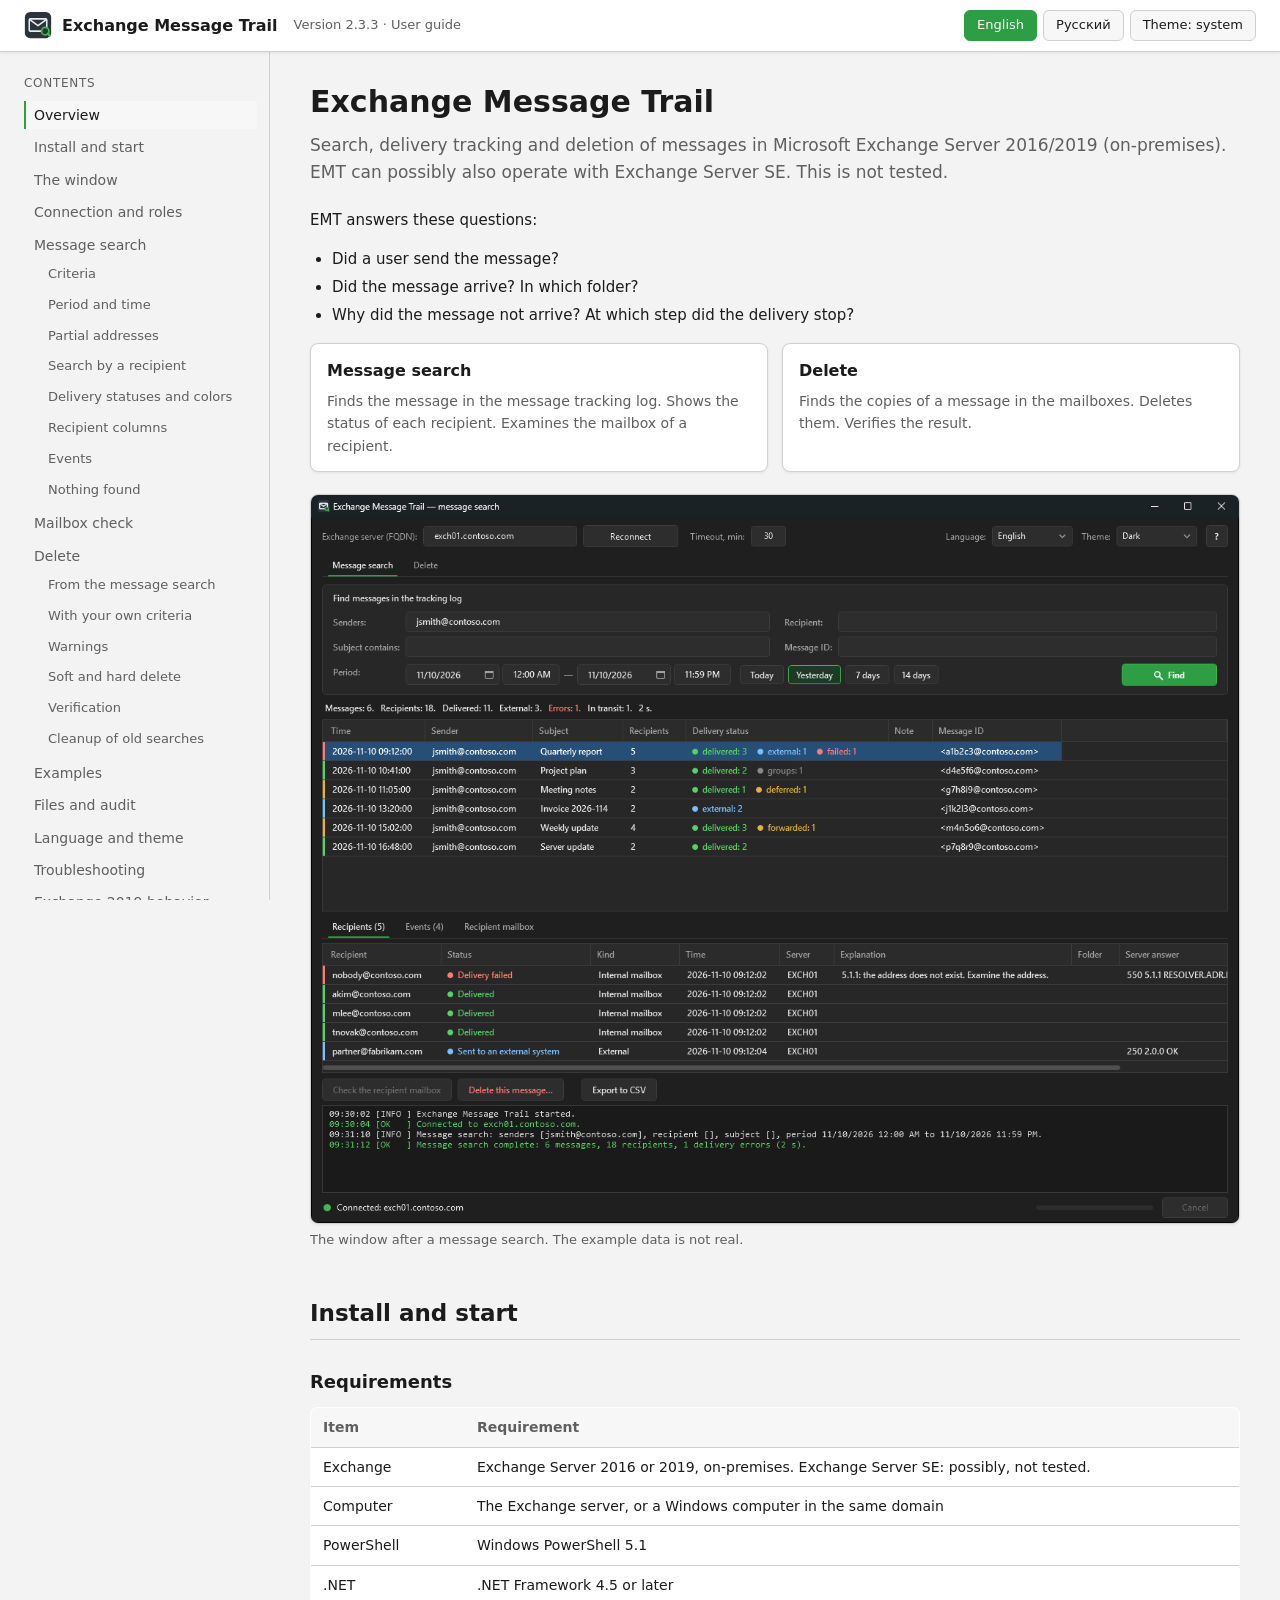
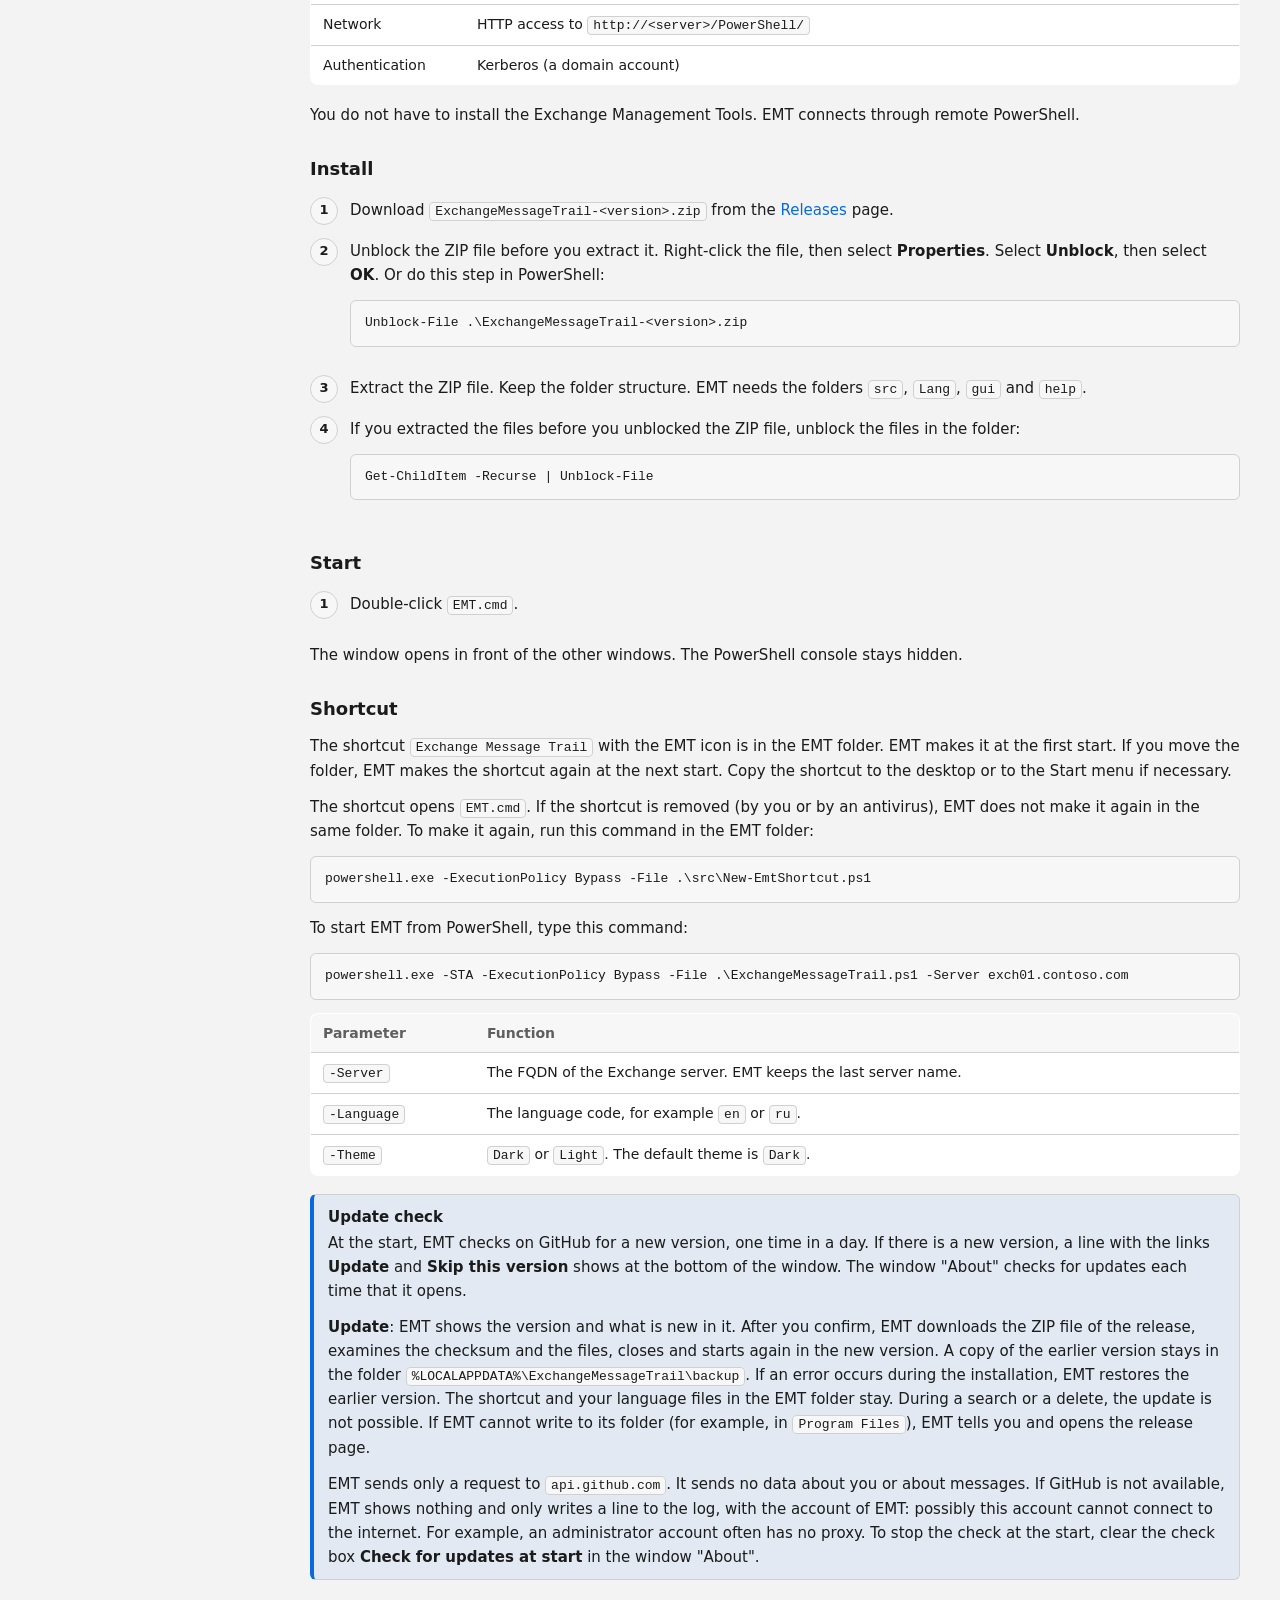
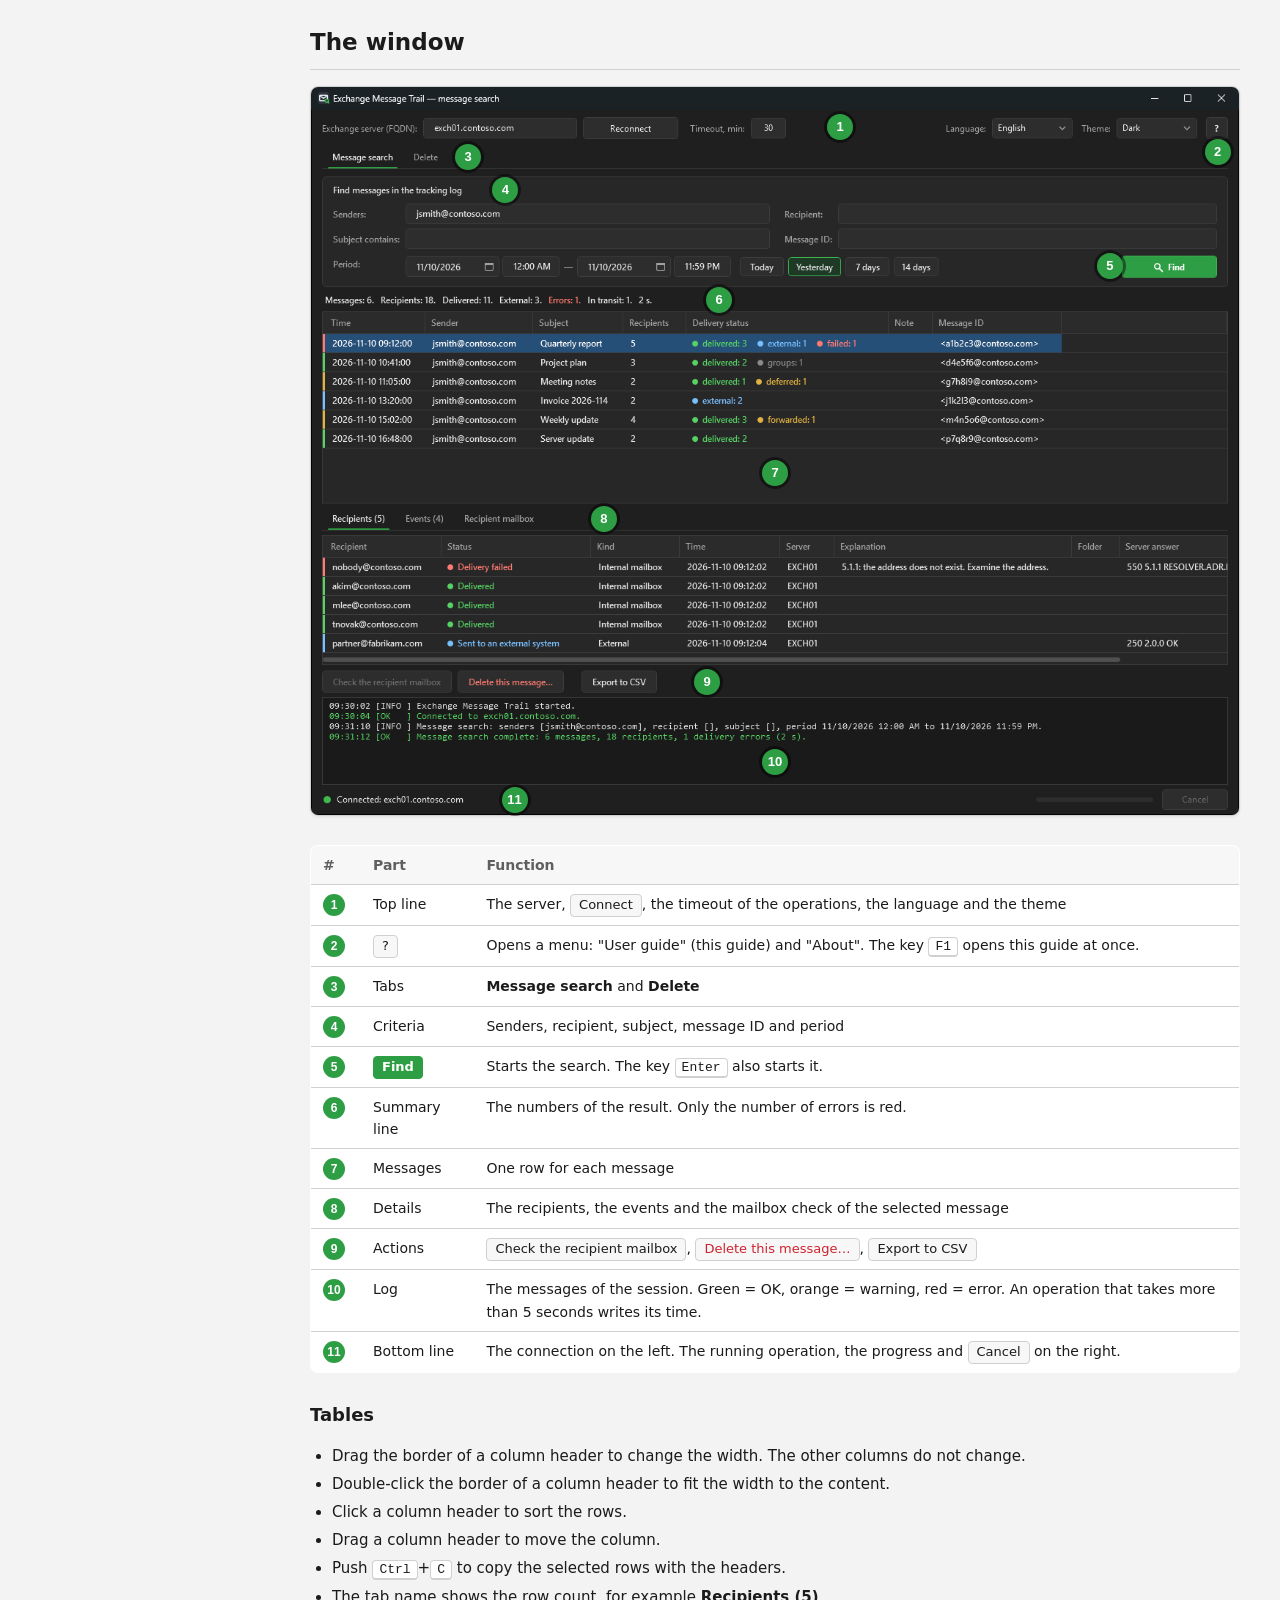
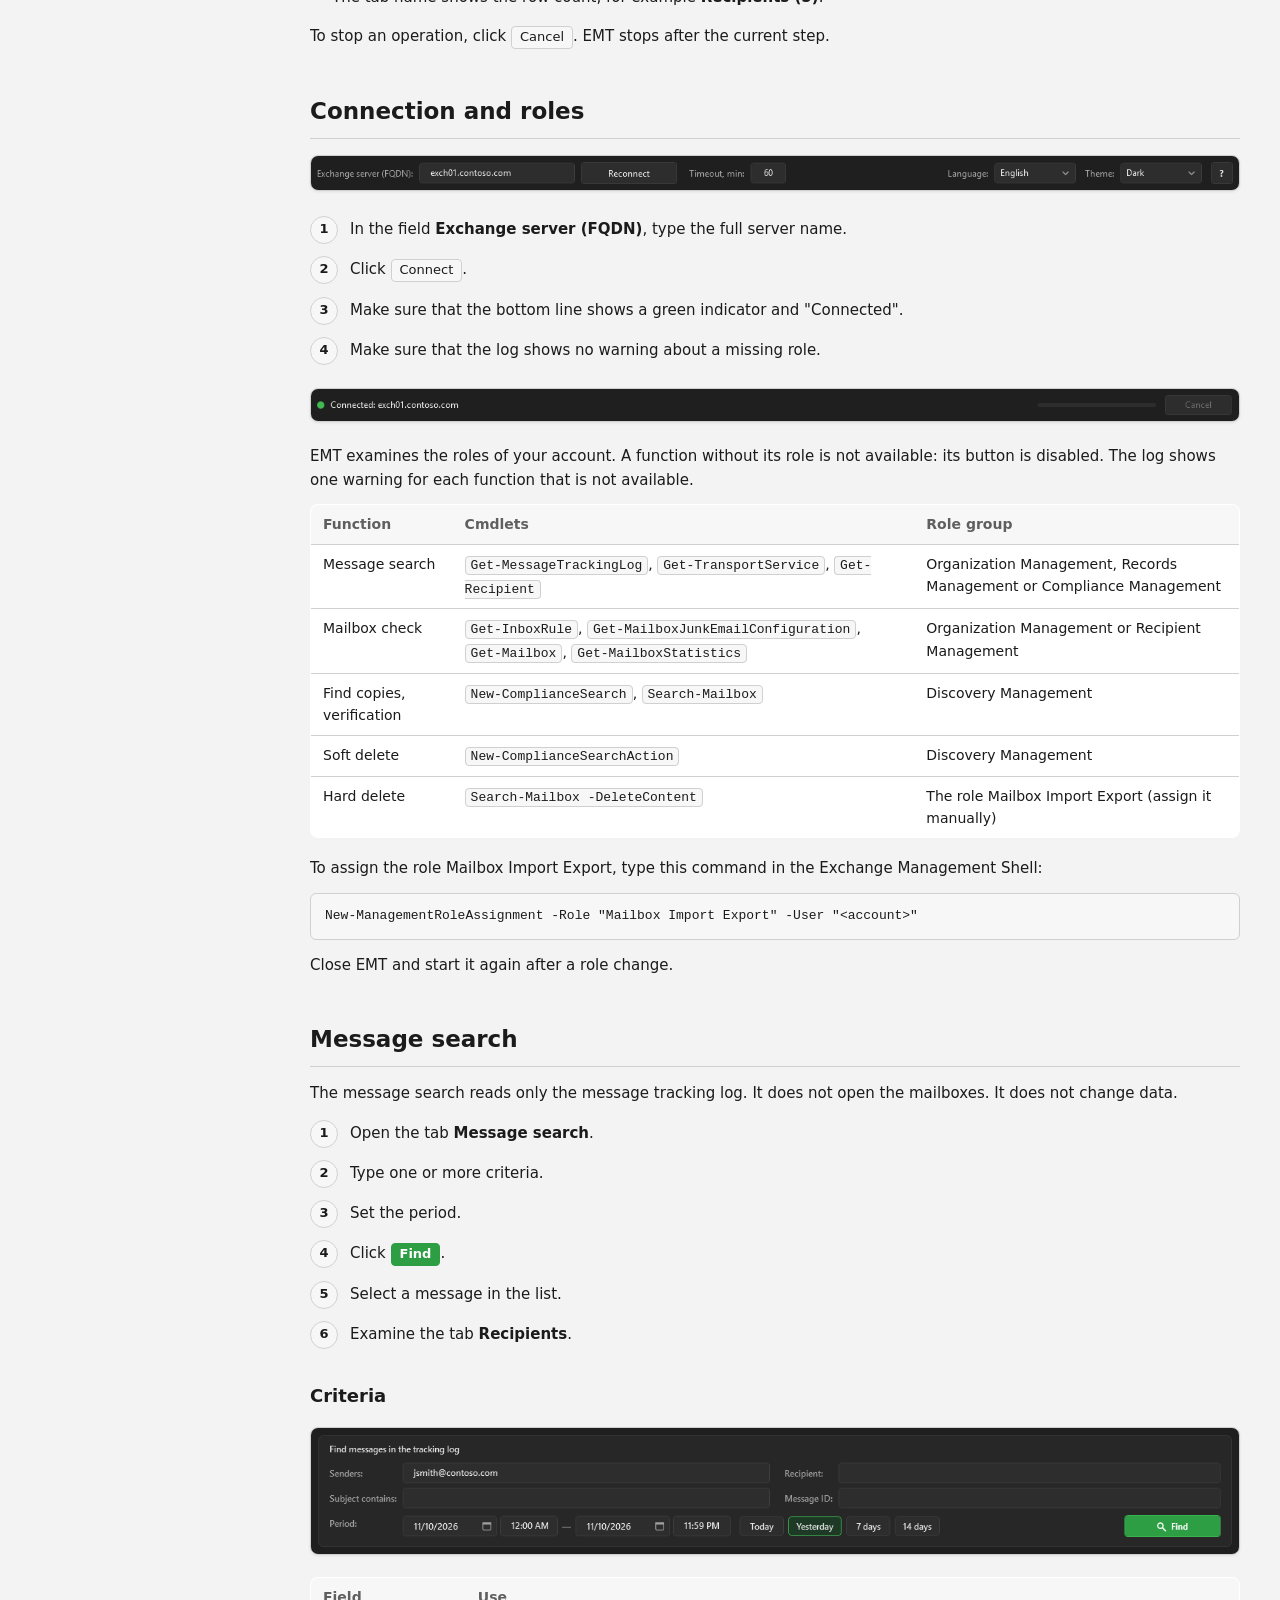
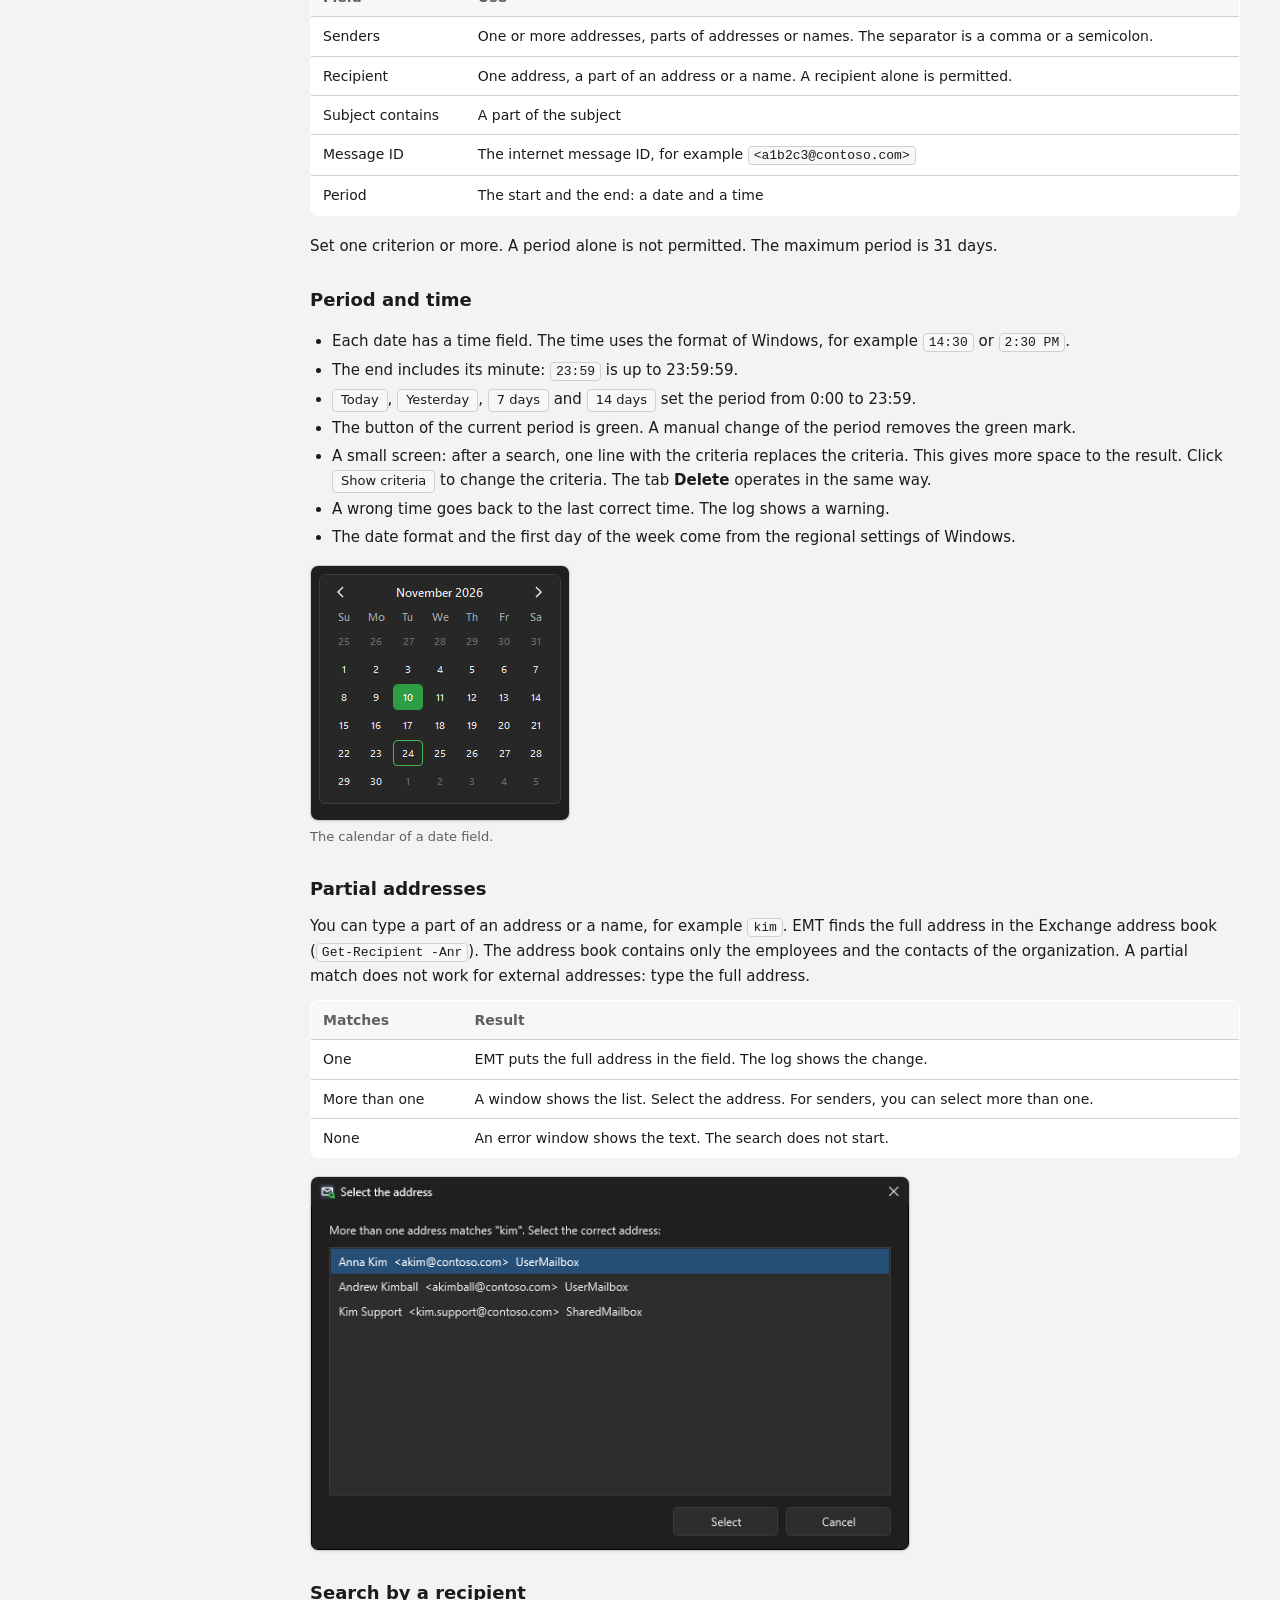
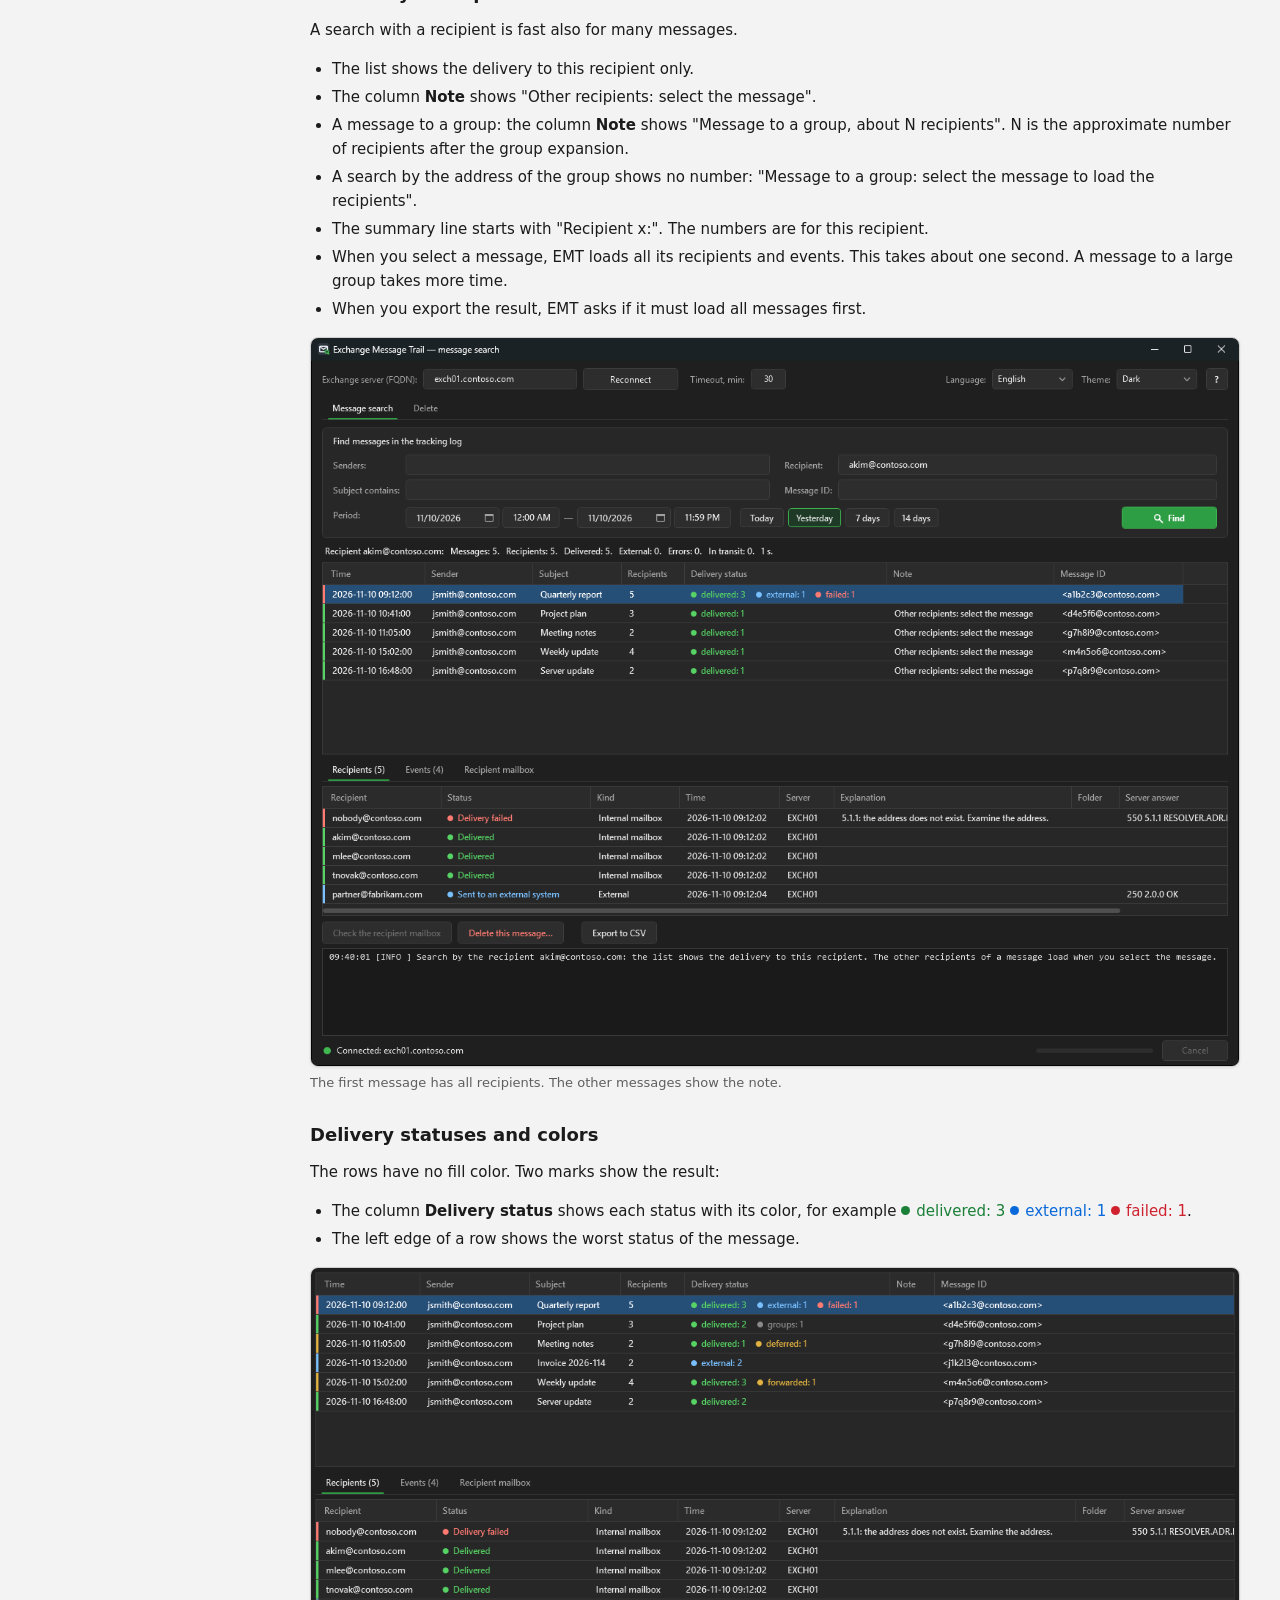
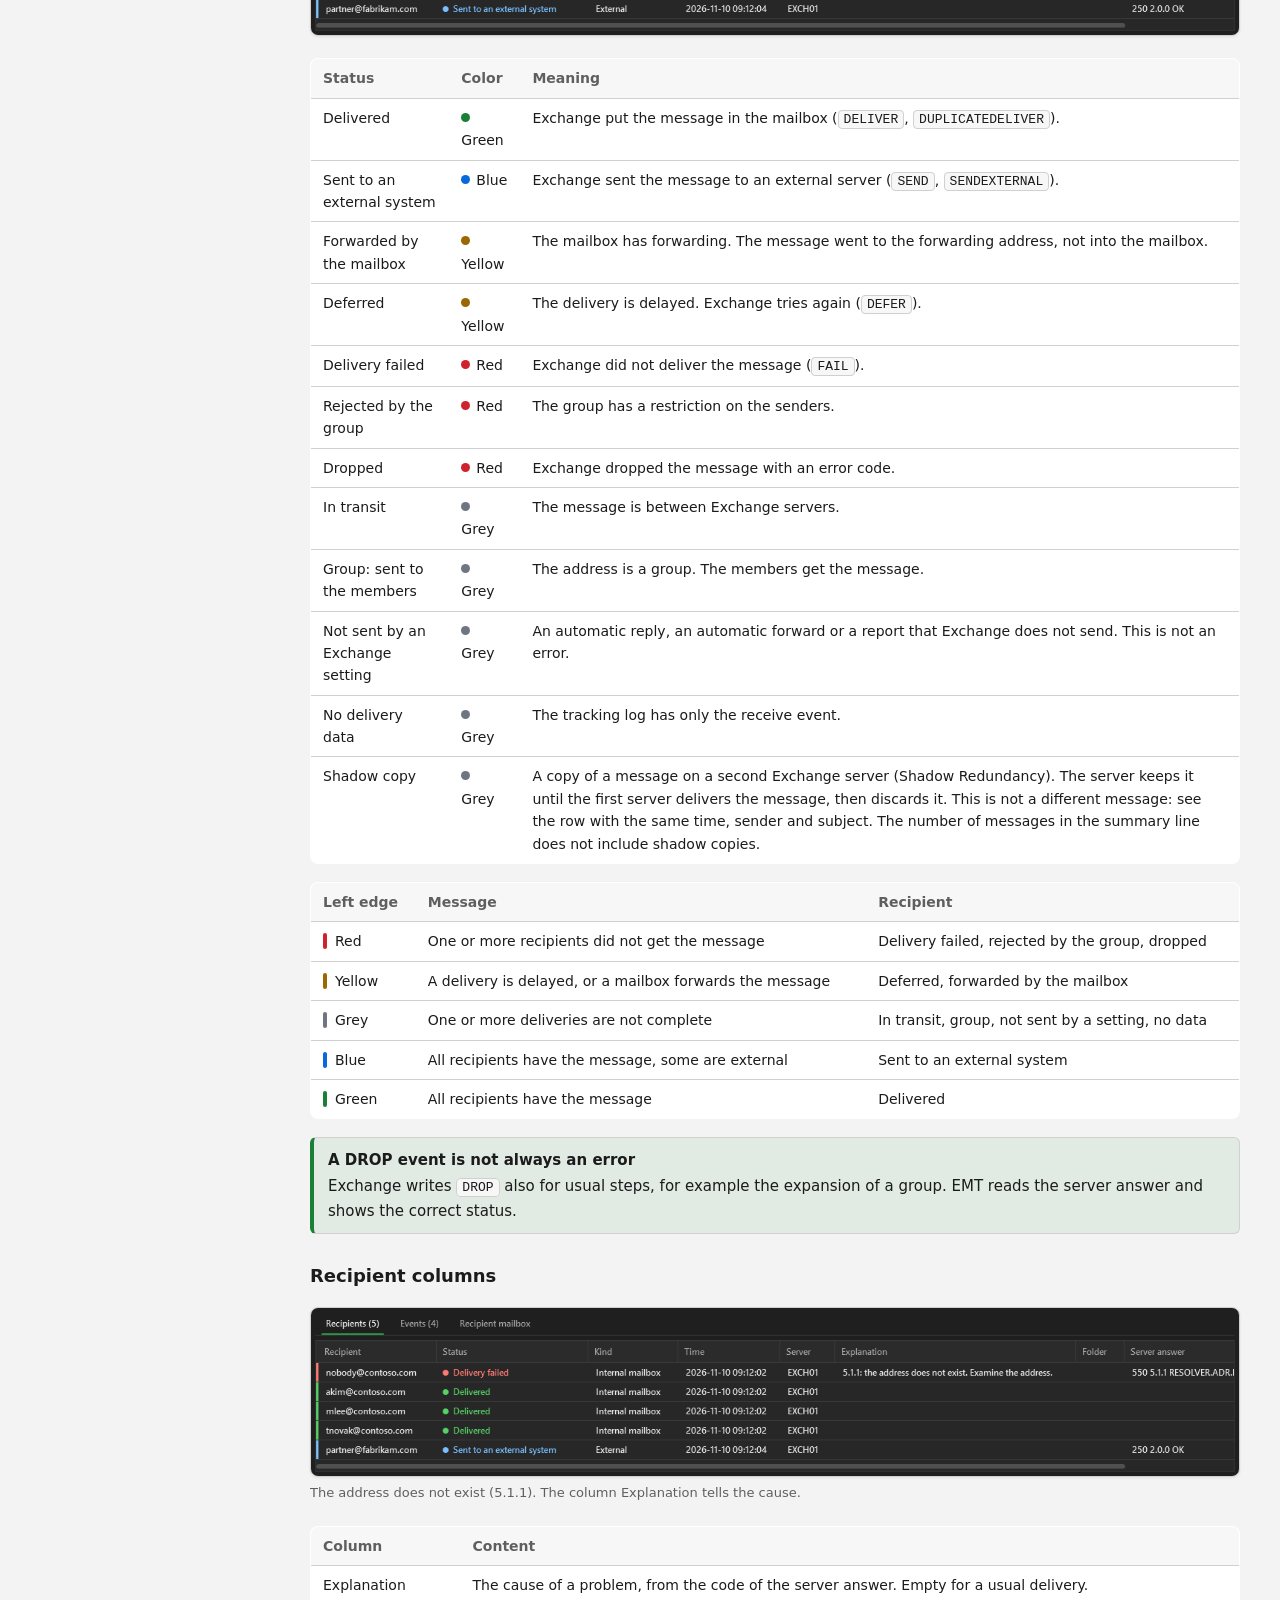
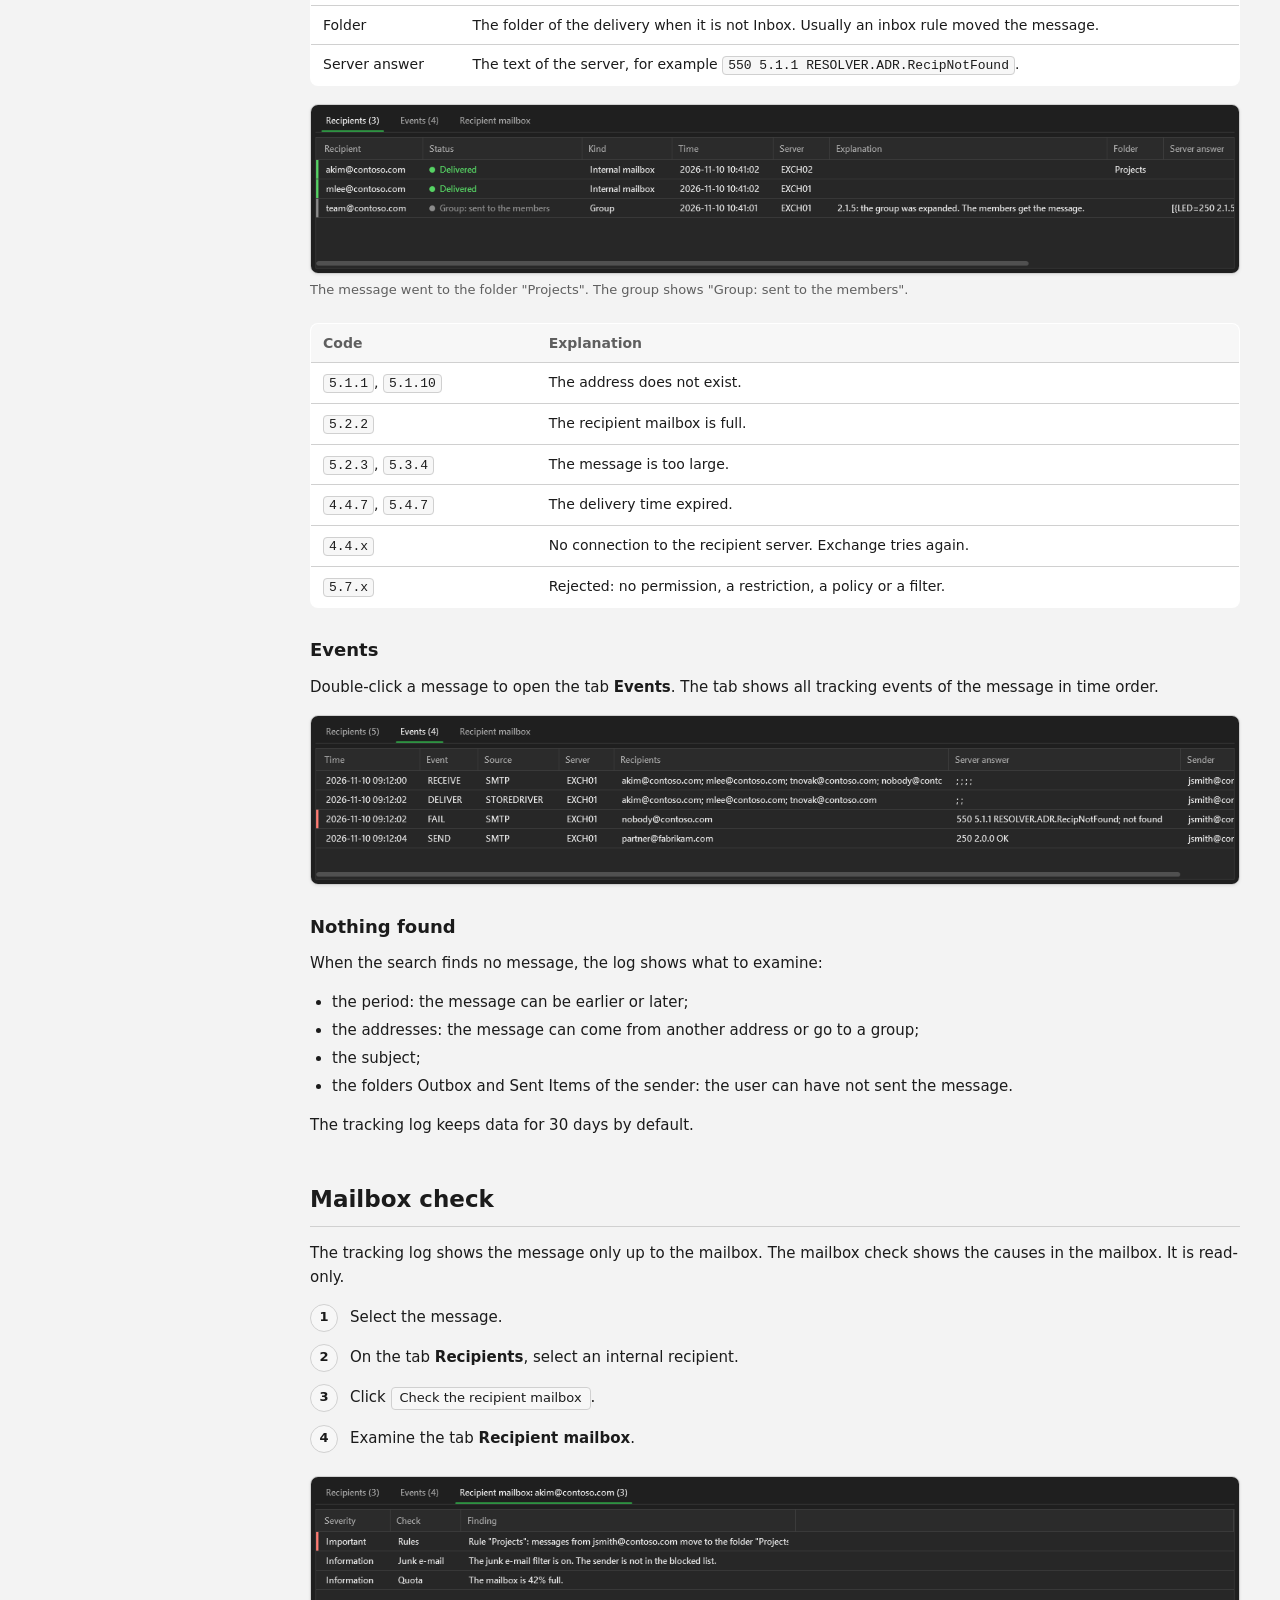
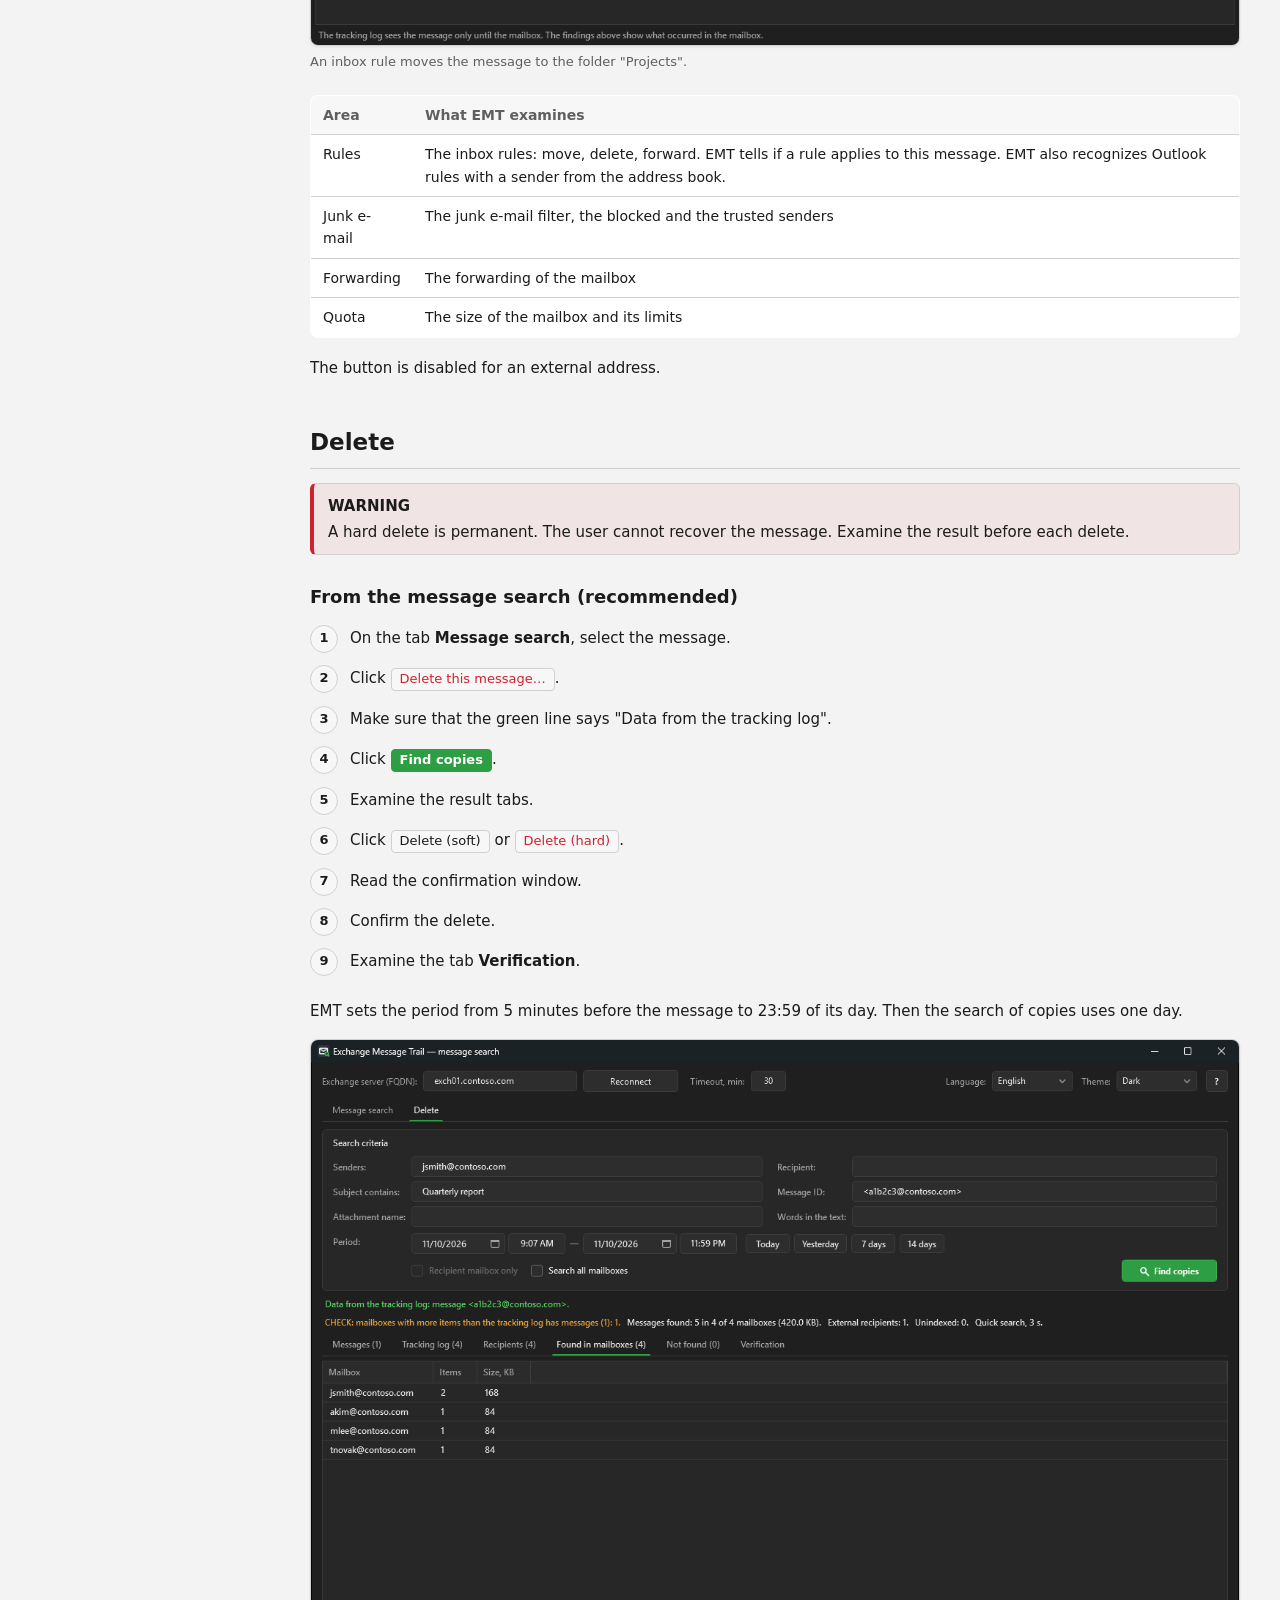
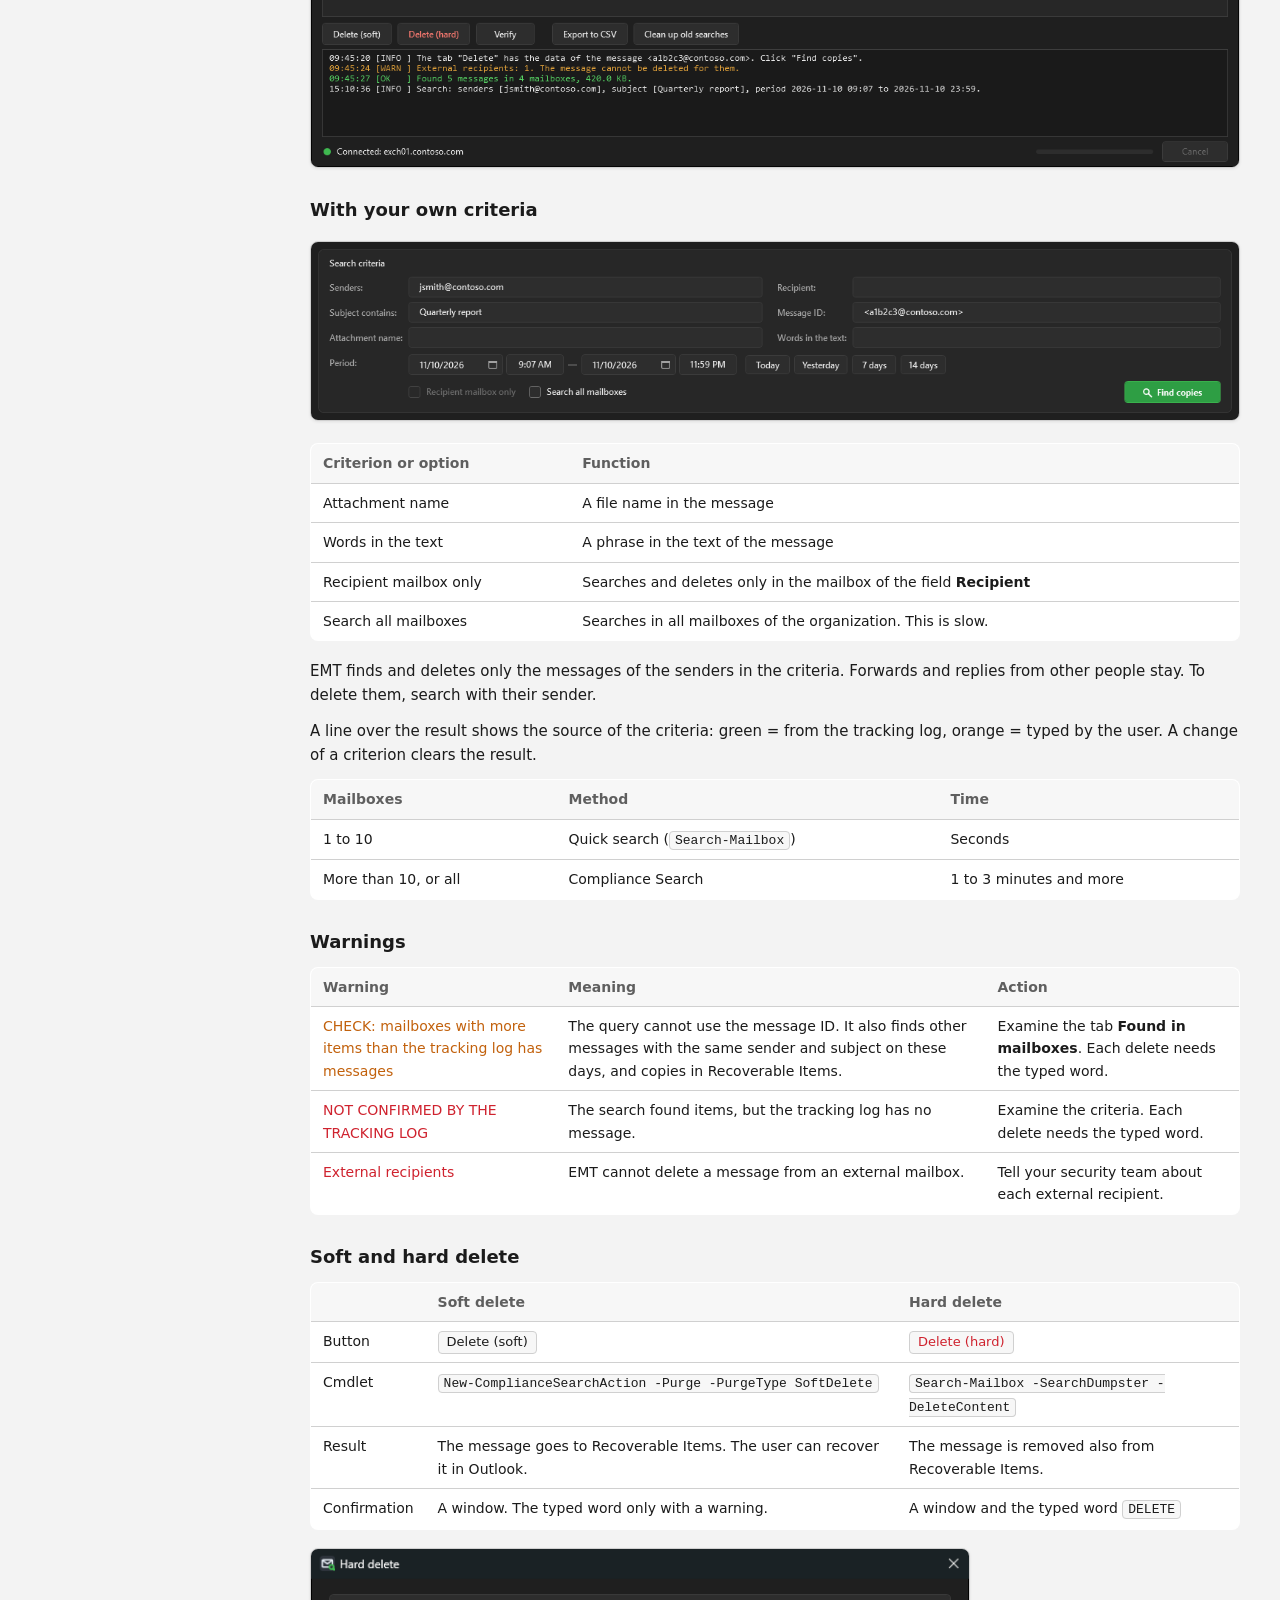
<file: help/index.html>
<!DOCTYPE html>
<html lang="en">
<head>
<meta charset="utf-8">
<meta name="viewport" content="width=device-width, initial-scale=1">
<meta name="emt-version" content="2.3.3">
<title>Exchange Message Trail — Help</title>
<link rel="stylesheet" href="help.css">
<link rel="icon" type="image/svg+xml" href="img/emt.svg">
<script src="help.js"></script>
<script>
  // The page opens the guide in the language of the browser. "?nolang" stops this (the links below).
  if (location.search.indexOf('nolang') < 0) {
    var l = (navigator.language || 'en').toLowerCase();
    location.replace(l.indexOf('ru') === 0 || l.indexOf('uk') === 0 || l.indexOf('be') === 0 ? 'ru.html' : 'en.html');
  }
</script>
</head>
<body>
<header class="top">
  <div class="logo"><img src="img/emt.svg" class="mark" alt="">Exchange Message Trail</div>
  <span class="version">2.3.3</span>
</header>
<main style="max-width:760px;margin:0 auto">
  <h1>Help / Справка</h1>
  <p class="lead">Select the language. / Выберите язык.</p>
  <div class="cards">
    <a class="card" href="en.html"><h3>English</h3><p>The user guide of Exchange Message Trail.</p></a>
    <a class="card" href="ru.html"><h3>Русский</h3><p>Руководство пользователя Exchange Message Trail.</p></a>
  </div>
</main>
</body>
</html>
</file>
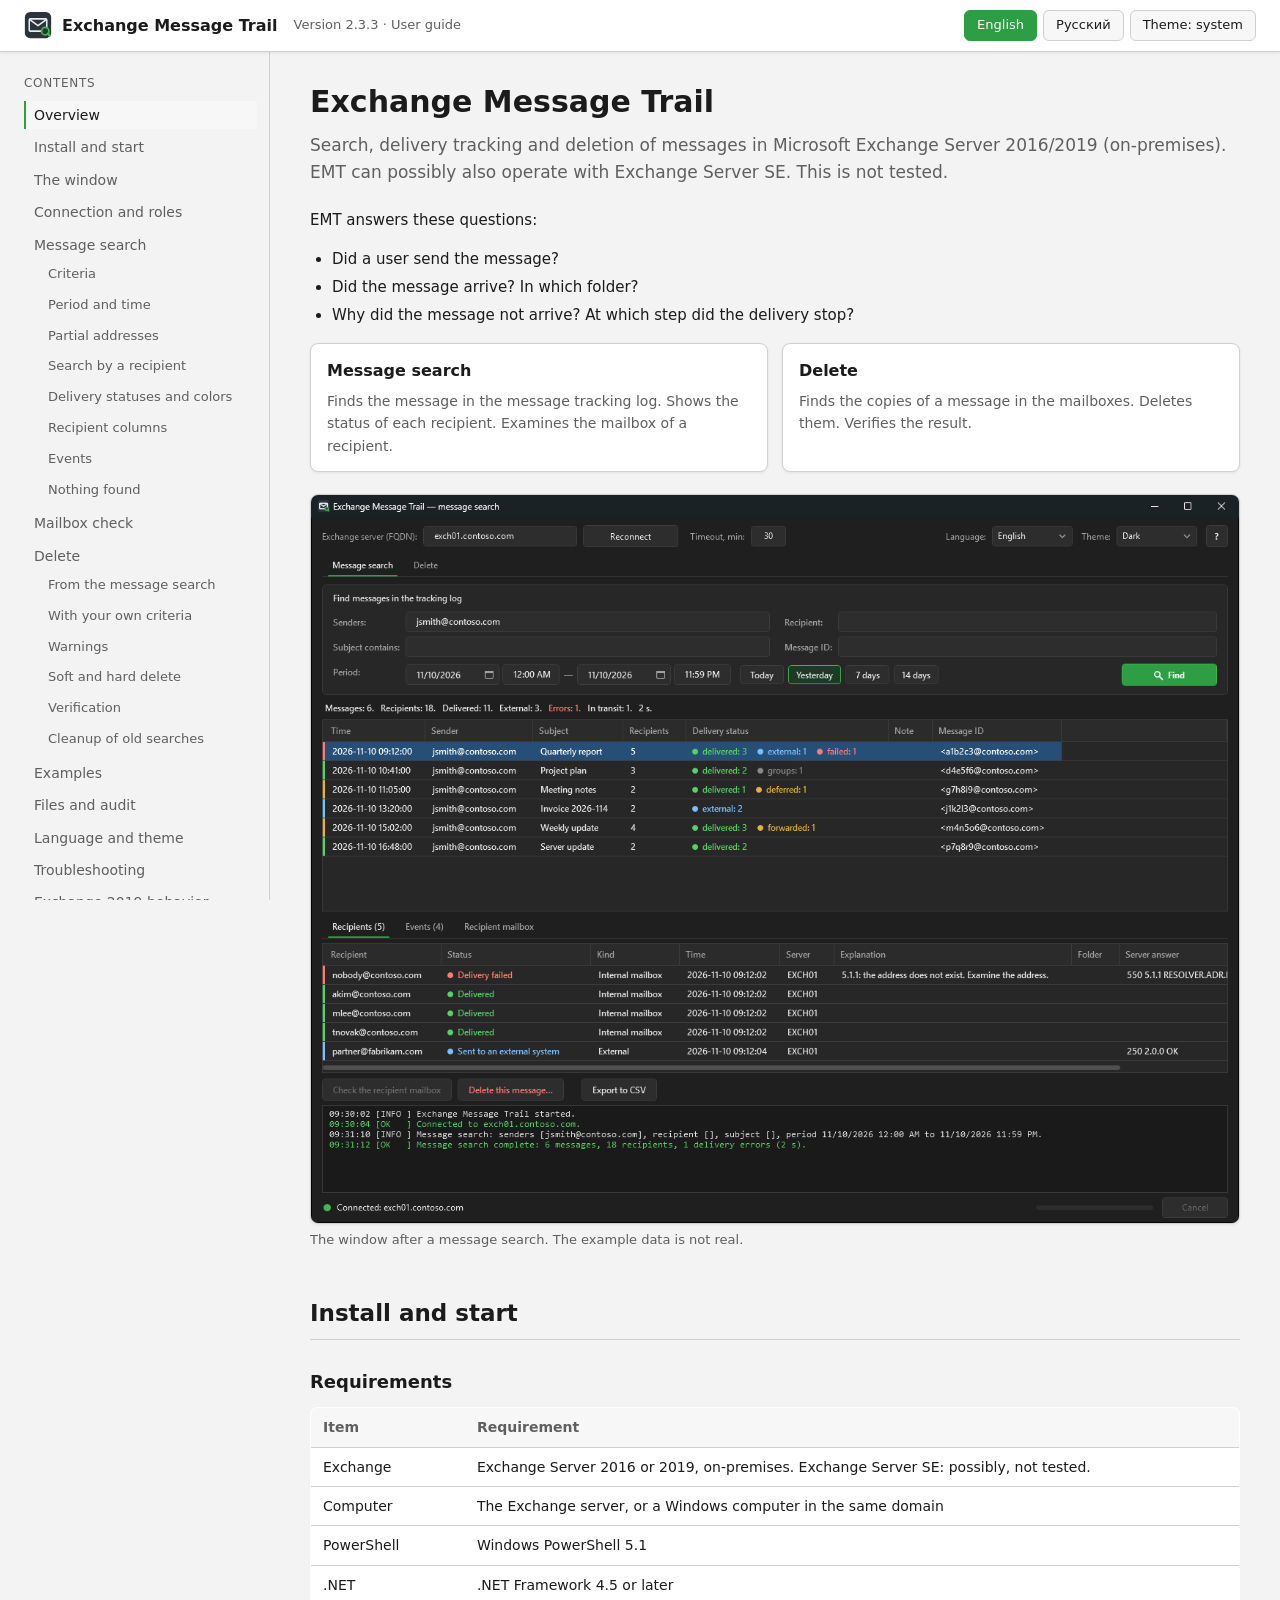
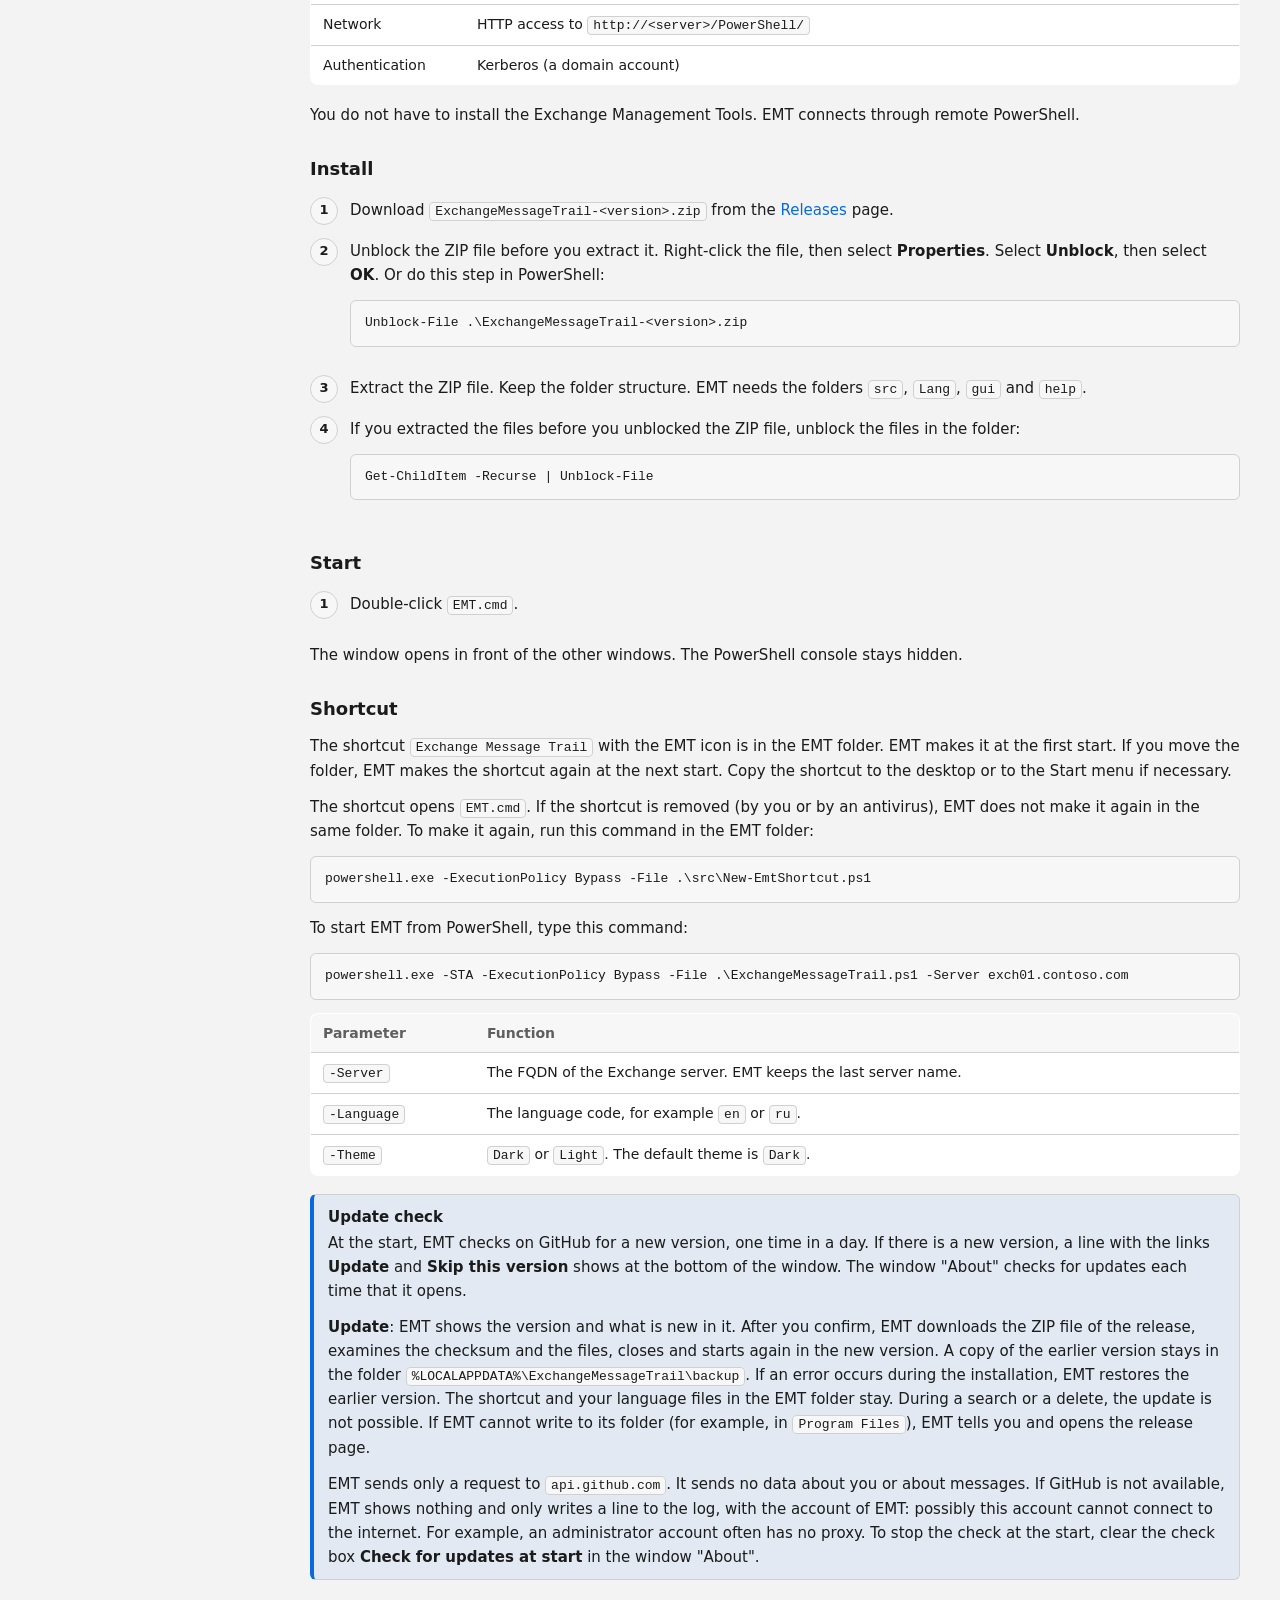
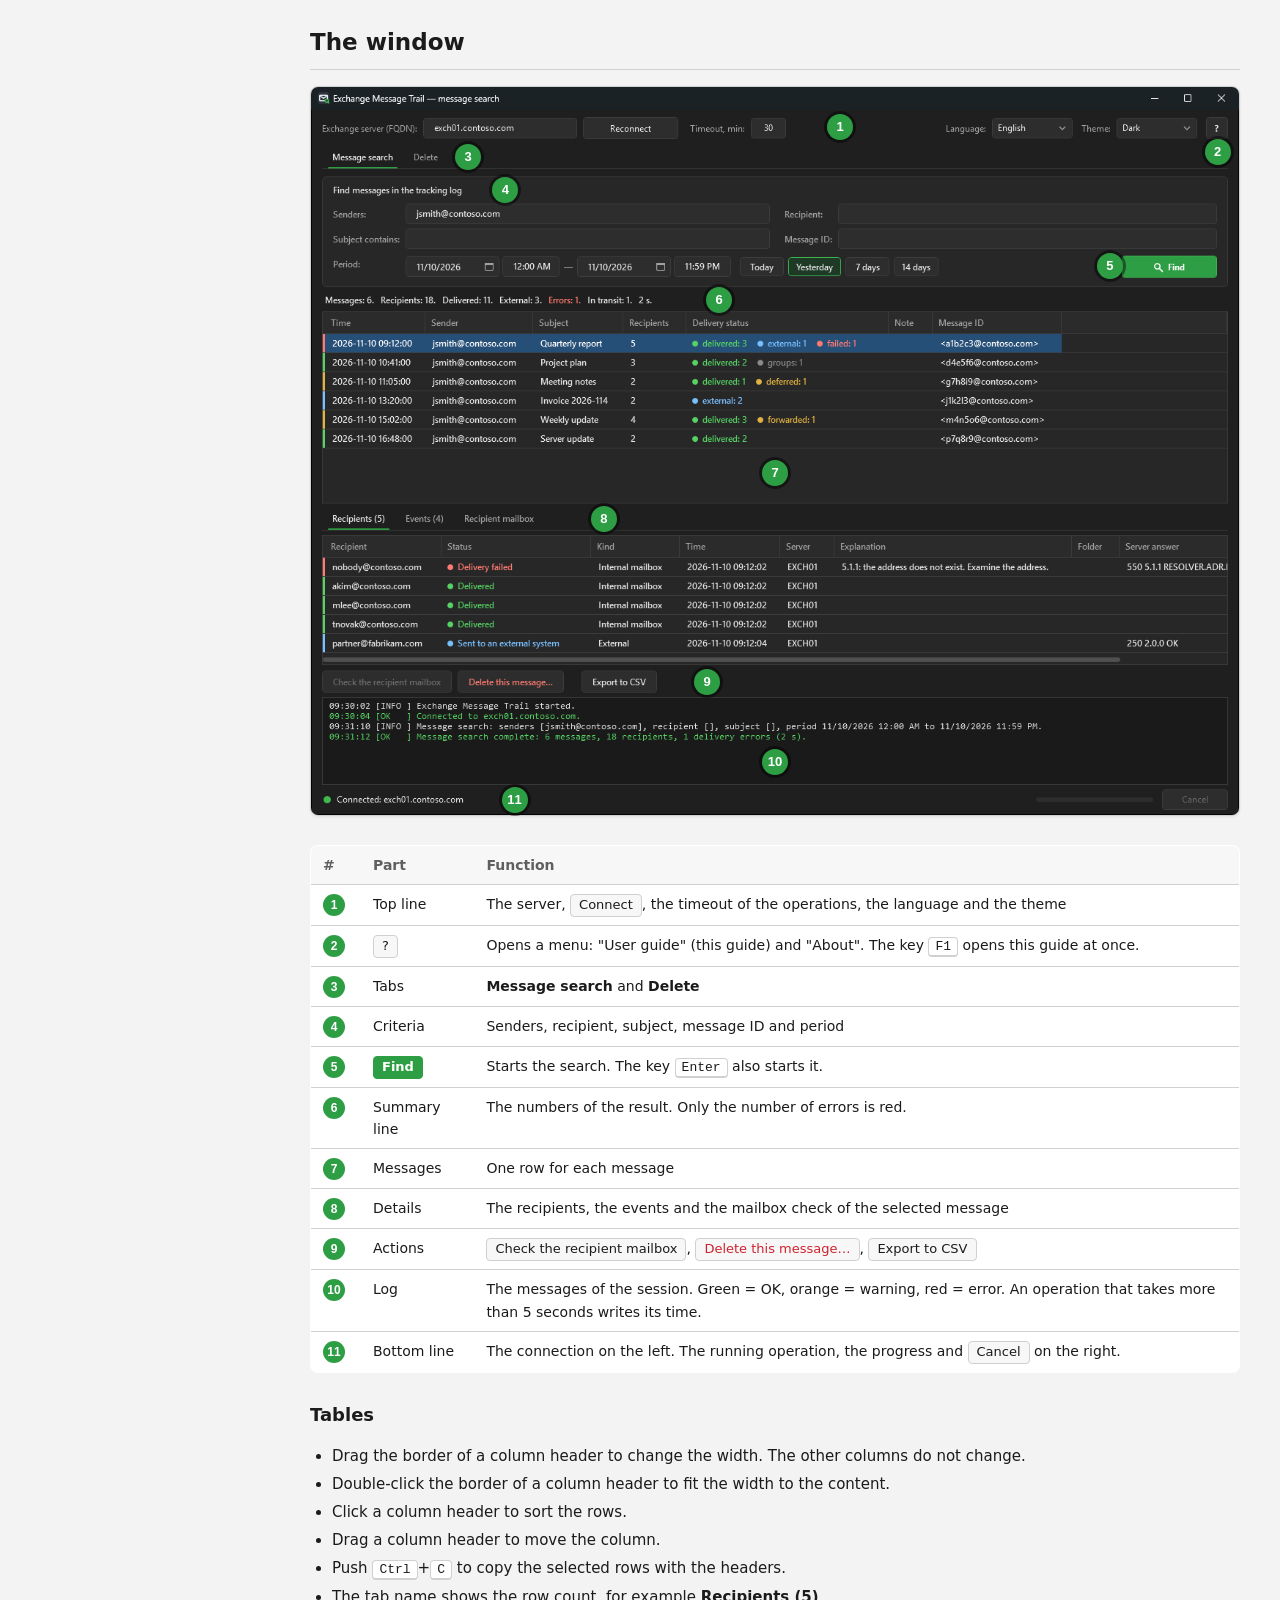
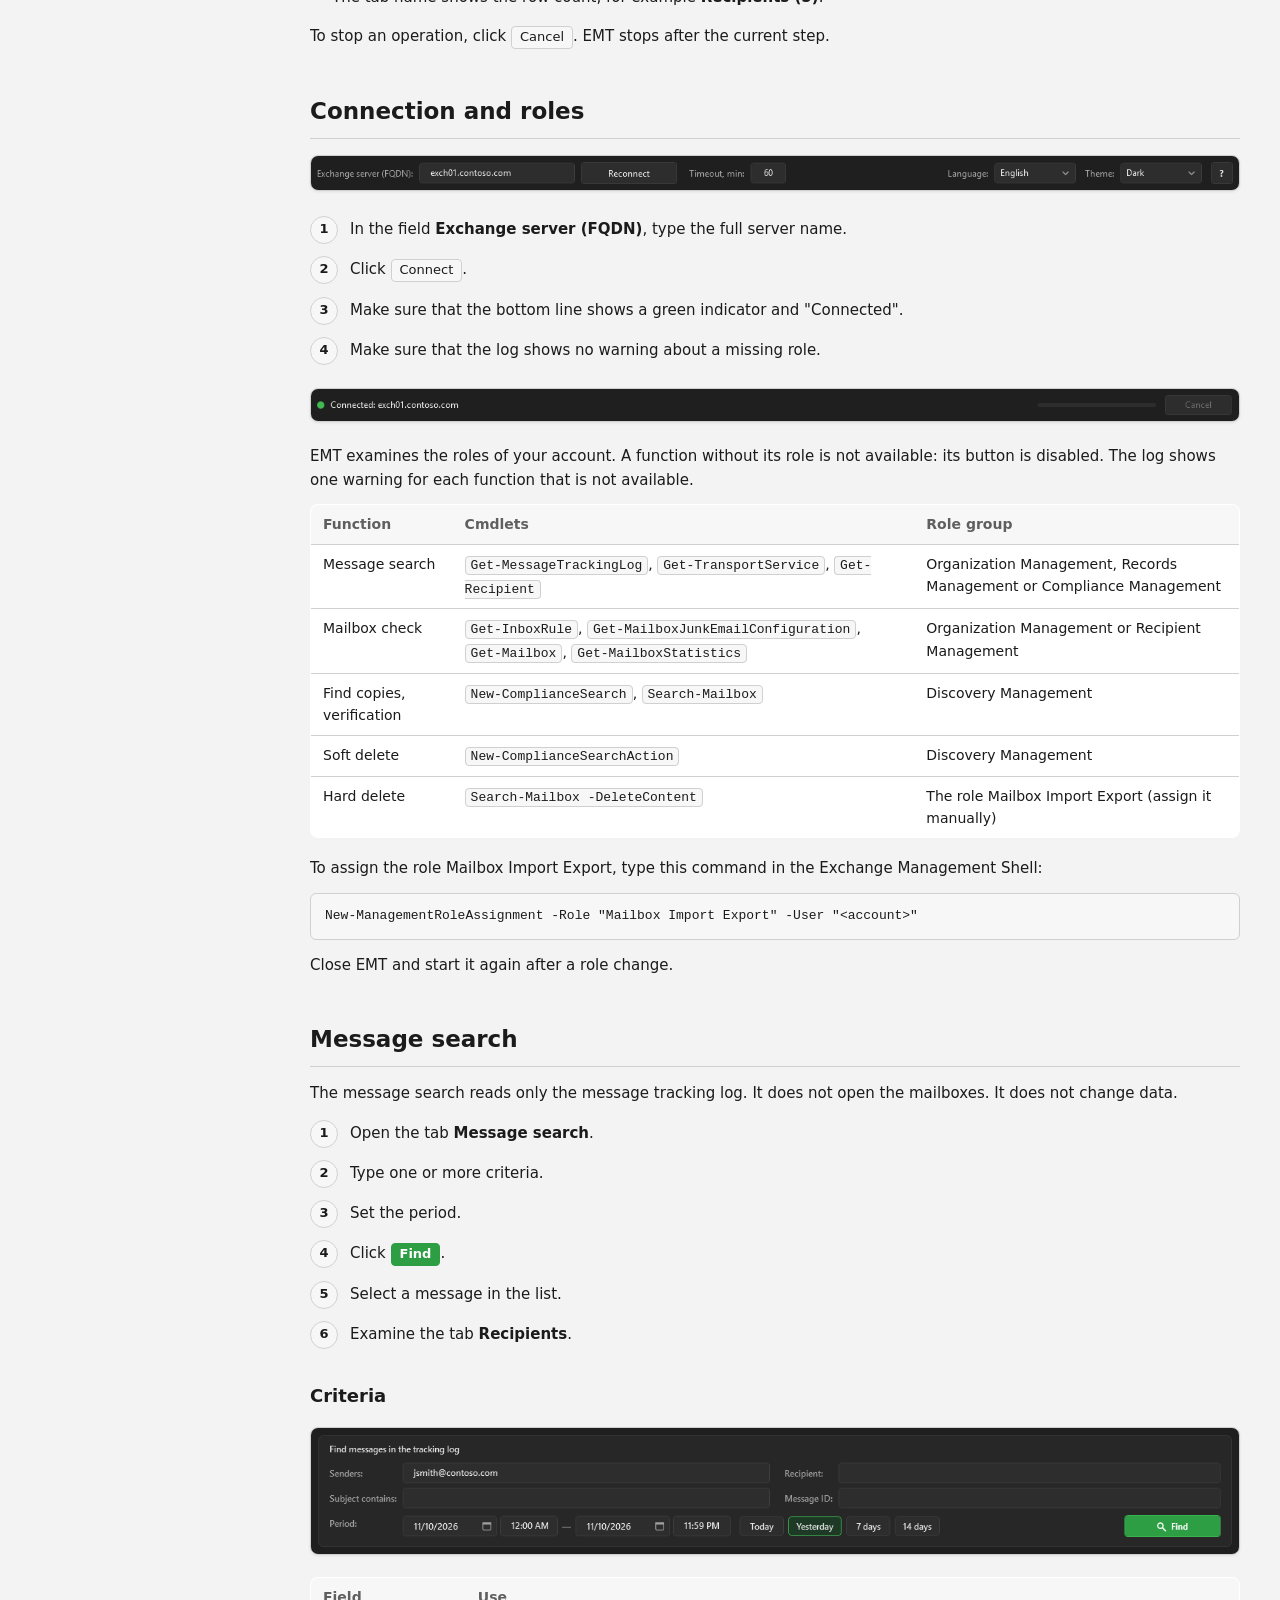
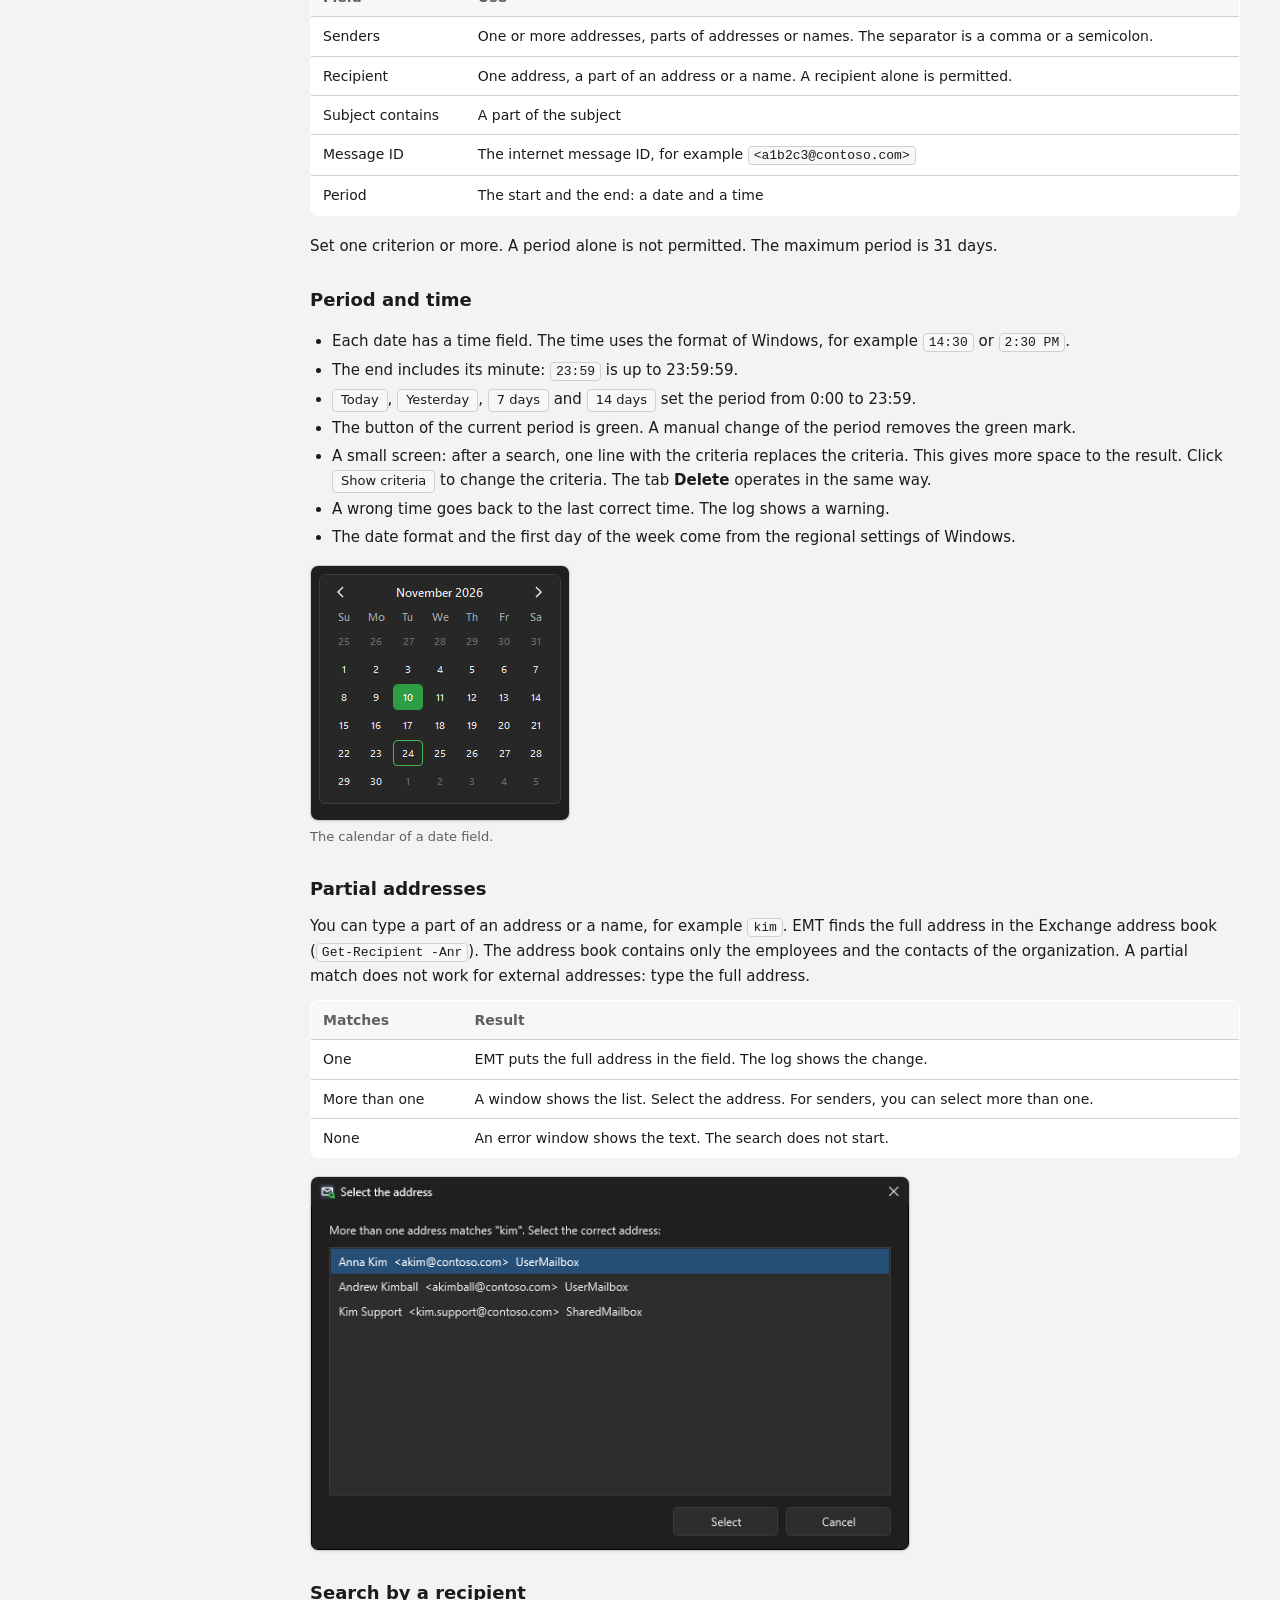
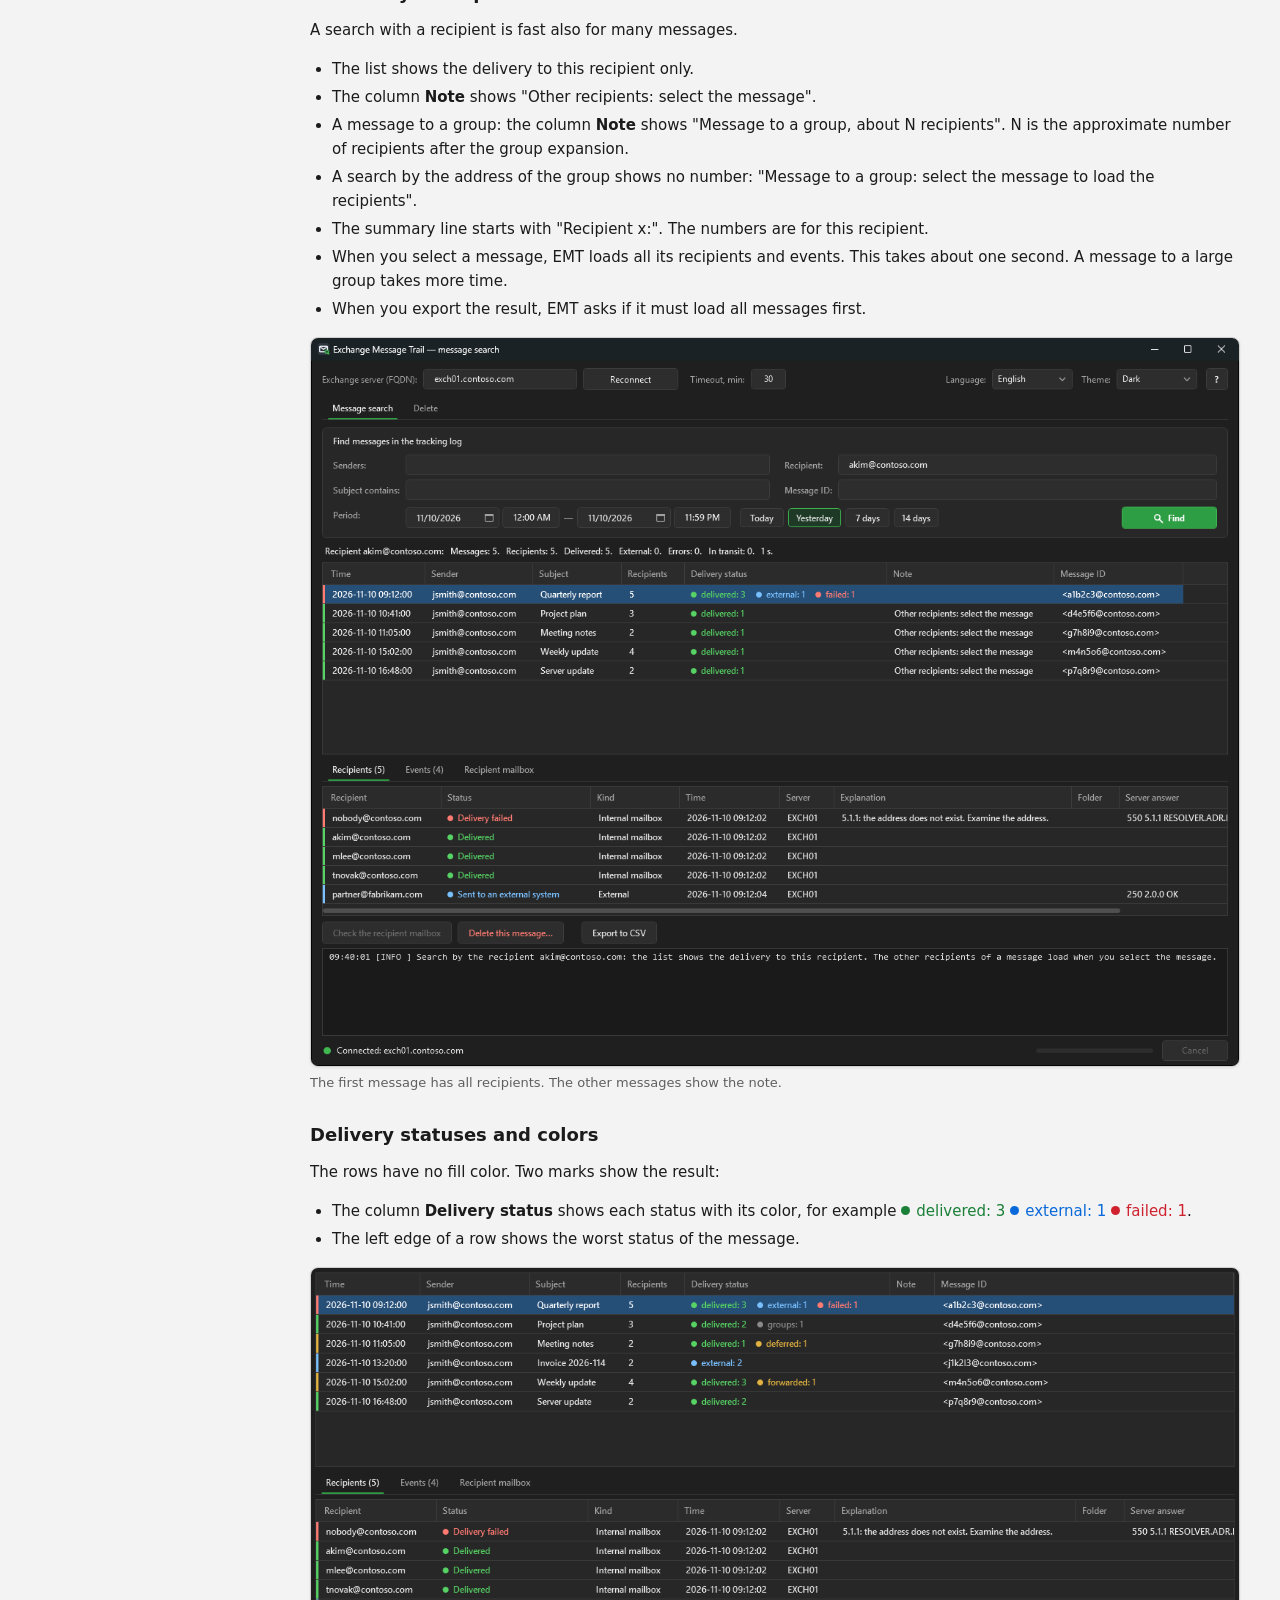
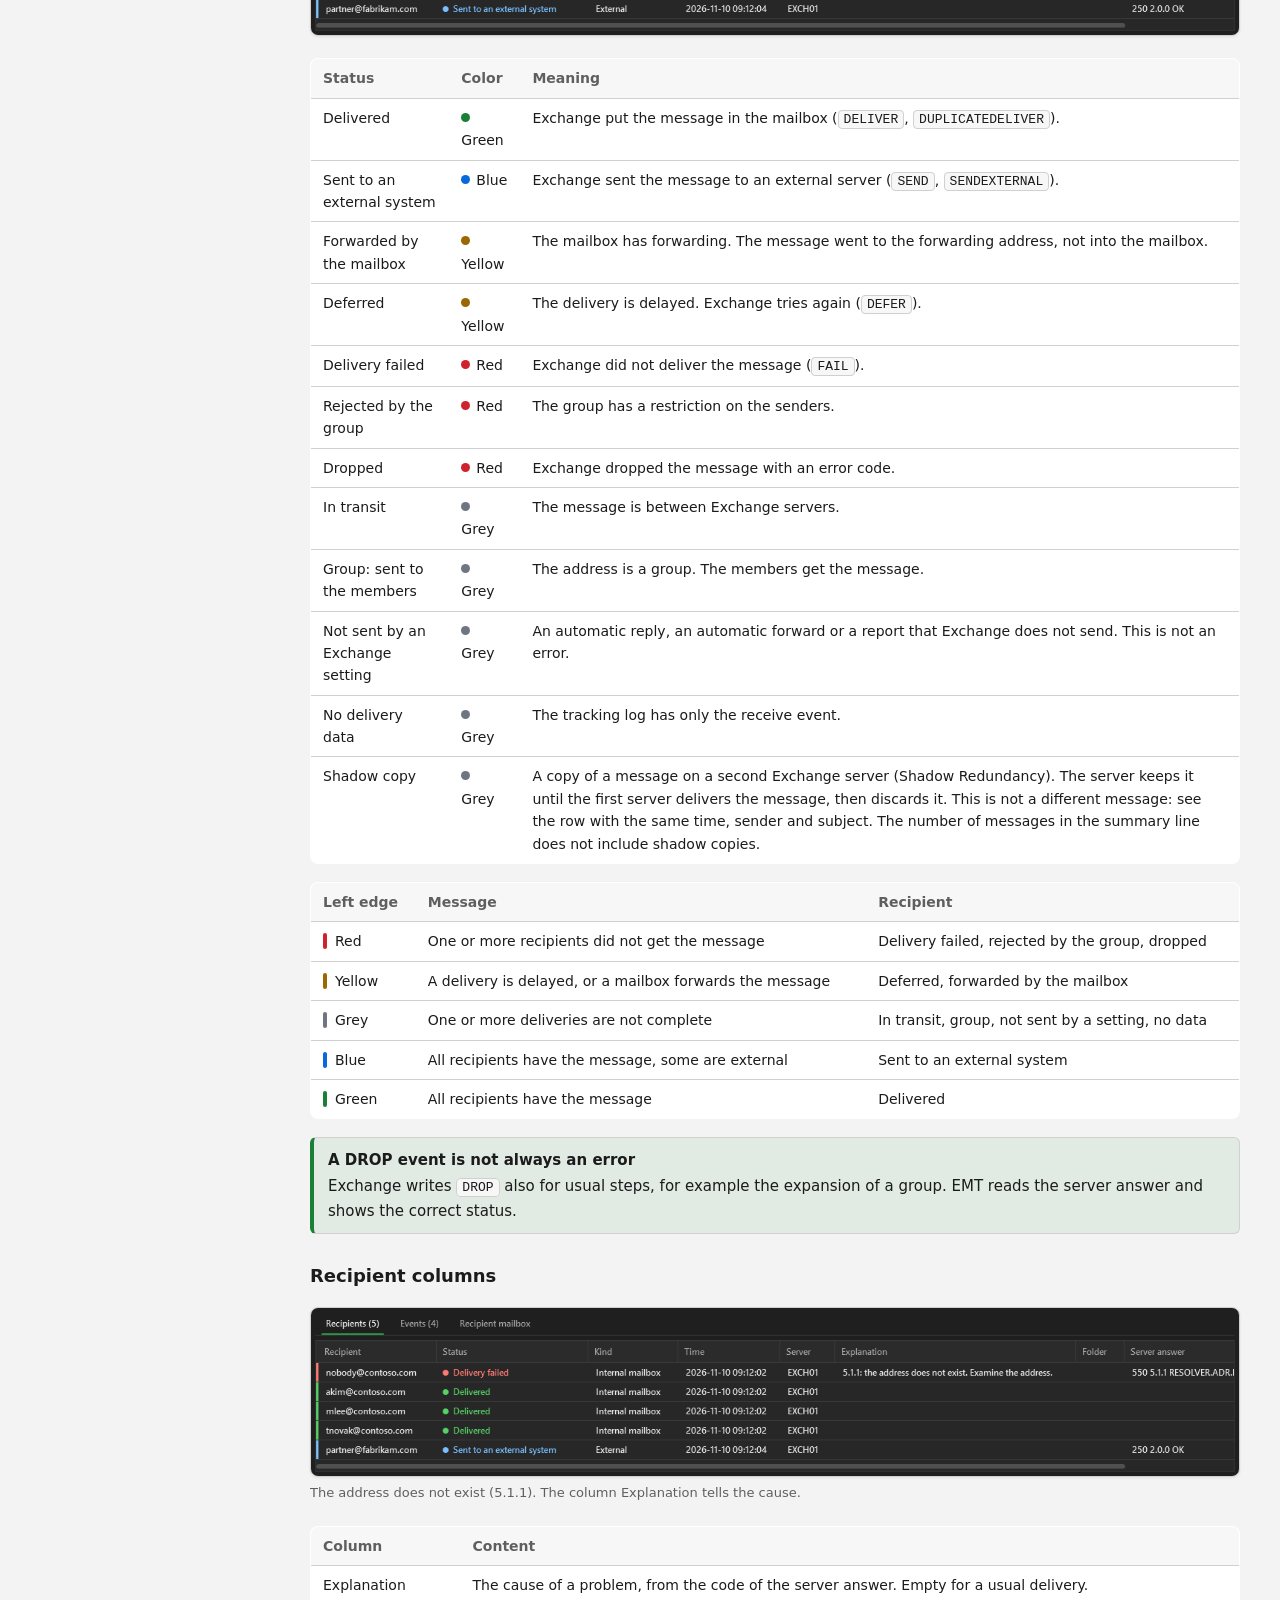
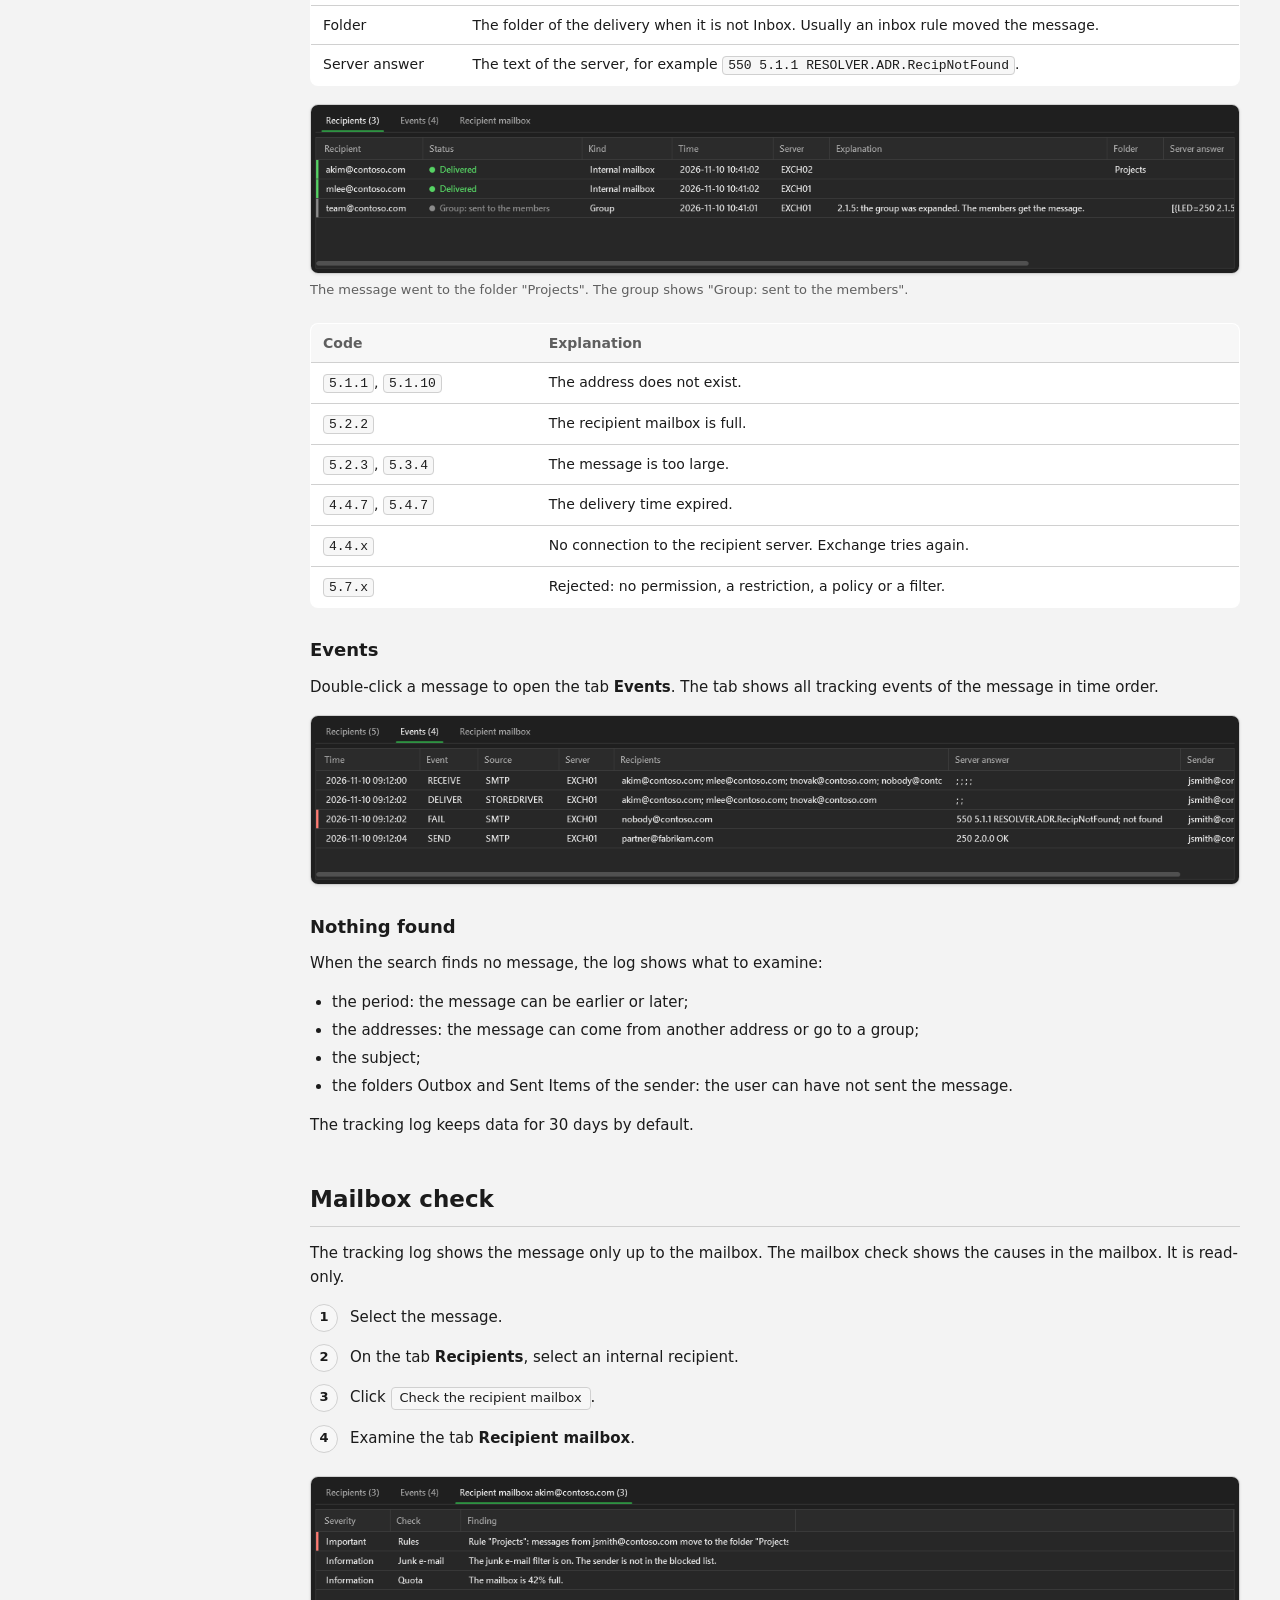
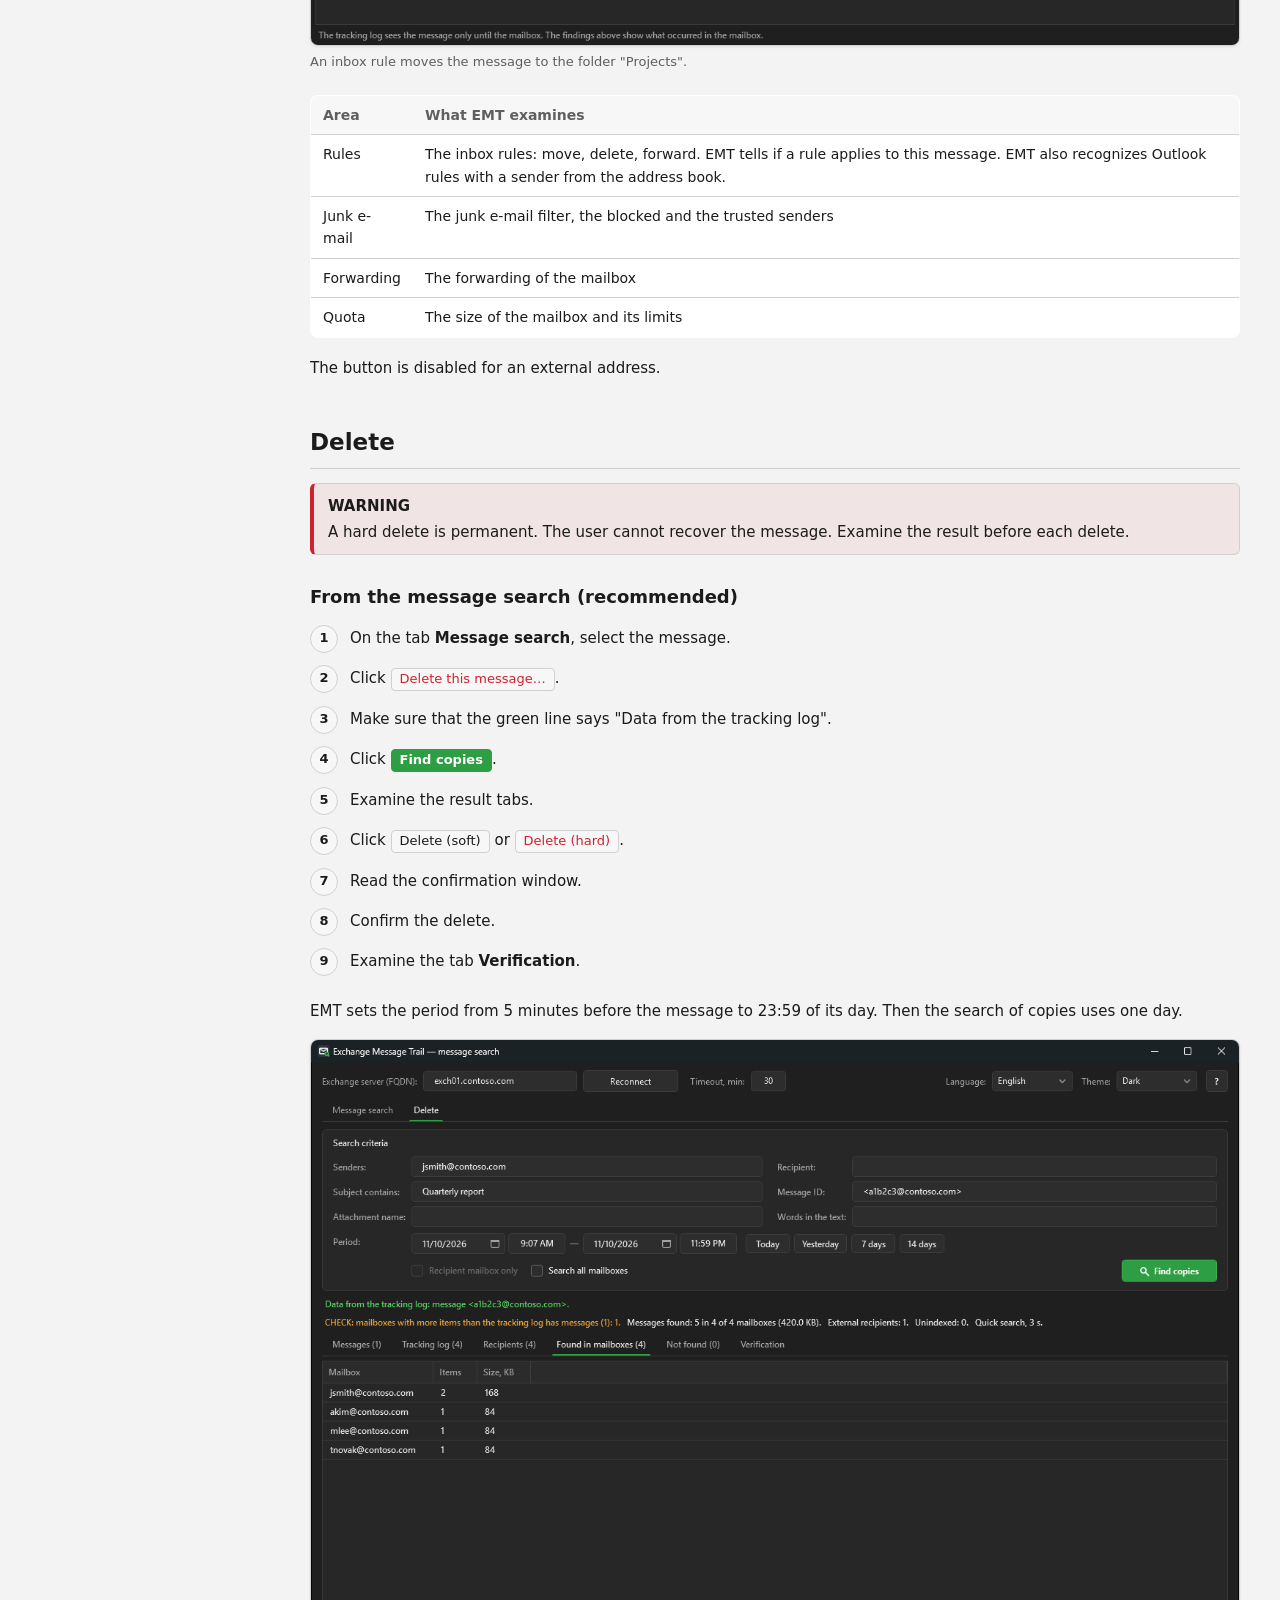
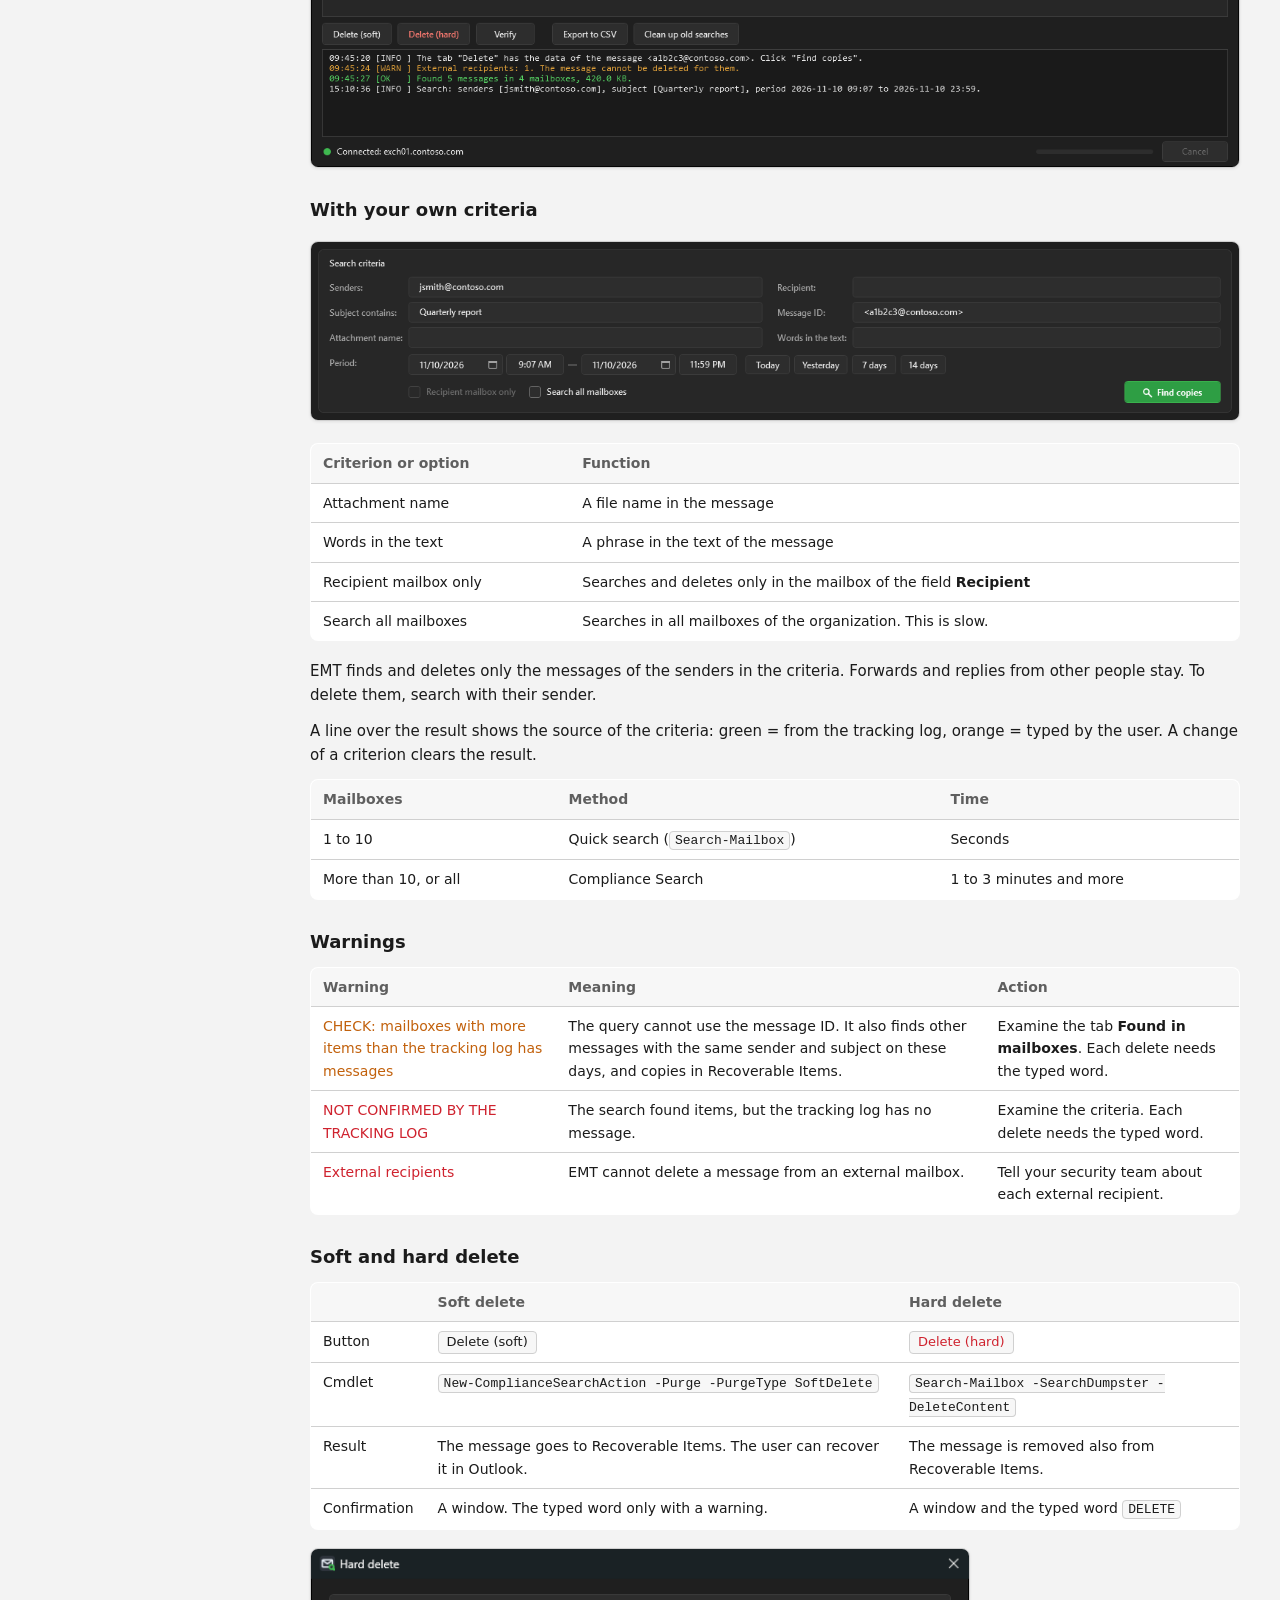
<file: help/en.html>
<!DOCTYPE html>
<html lang="en">
<head>
<meta charset="utf-8">
<meta name="viewport" content="width=device-width, initial-scale=1">
<meta name="emt-version" content="2.3.3">
<title>Exchange Message Trail — User guide</title>
<link rel="stylesheet" href="help.css">
<link rel="icon" type="image/svg+xml" href="img/emt.svg">
<script src="help.js"></script>
</head>
<body>
<header class="top">
  <div class="logo"><img src="img/emt.svg" class="mark" alt="">Exchange Message Trail</div>
  <span class="version">Version 2.3.3 · User guide</span>
  <span class="spacer"></span>
  <div class="switch">
    <a class="active" href="en.html">English</a>
    <a href="ru.html">Русский</a>
    <button id="theme-button" type="button" data-system="Theme: system" data-dark="Theme: dark" data-light="Theme: light">Theme: system</button>
  </div>
</header>

<div class="layout">
<nav class="toc">
  <p class="title">Contents</p>
  <ol>
    <li><a href="#overview">Overview</a></li>
    <li><a href="#start">Install and start</a></li>
    <li><a href="#window">The window</a></li>
    <li><a href="#connect">Connection and roles</a></li>
    <li><a href="#search">Message search</a>
      <ol>
        <li><a href="#criteria">Criteria</a></li>
        <li><a href="#period">Period and time</a></li>
        <li><a href="#addresses">Partial addresses</a></li>
        <li><a href="#by-recipient">Search by a recipient</a></li>
        <li><a href="#statuses">Delivery statuses and colors</a></li>
        <li><a href="#columns">Recipient columns</a></li>
        <li><a href="#events">Events</a></li>
        <li><a href="#nothing">Nothing found</a></li>
      </ol>
    </li>
    <li><a href="#mailbox">Mailbox check</a></li>
    <li><a href="#delete">Delete</a>
      <ol>
        <li><a href="#delete-from-search">From the message search</a></li>
        <li><a href="#delete-own">With your own criteria</a></li>
        <li><a href="#delete-warnings">Warnings</a></li>
        <li><a href="#delete-types">Soft and hard delete</a></li>
        <li><a href="#verify">Verification</a></li>
        <li><a href="#cleanup">Cleanup of old searches</a></li>
      </ol>
    </li>
    <li><a href="#examples">Examples</a></li>
    <li><a href="#files">Files and audit</a></li>
    <li><a href="#language-theme">Language and theme</a></li>
    <li><a href="#troubleshooting">Troubleshooting</a></li>
    <li><a href="#exchange2019">Exchange 2019 behavior</a></li>
    <li><a href="#contact">Contact and support</a></li>
  </ol>
</nav>

<main>

<!-- ================================================================== -->
<section id="overview">
  <h1>Exchange Message Trail</h1>
  <p class="lead">Search, delivery tracking and deletion of messages in Microsoft Exchange Server 2016/2019 (on-premises).
  EMT can possibly also operate with Exchange Server SE. This is not tested.</p>
  <p>EMT answers these questions:</p>
  <ul>
    <li>Did a user send the message?</li>
    <li>Did the message arrive? In which folder?</li>
    <li>Why did the message not arrive? At which step did the delivery stop?</li>
  </ul>
  <div class="cards">
    <div class="card"><h3>Message search</h3><p>Finds the message in the message tracking log. Shows the status of each recipient. Examines the mailbox of a recipient.</p></div>
    <div class="card"><h3>Delete</h3><p>Finds the copies of a message in the mailboxes. Deletes them. Verifies the result.</p></div>
  </div>
  <figure>
    <img src="img/en/window.png" alt="The window of EMT after a message search">
    <figcaption>The window after a message search. The example data is not real.</figcaption>
  </figure>
</section>

<!-- ================================================================== -->
<section id="start">
  <h2>Install and start</h2>
  <h3>Requirements</h3>
  <table>
    <tr><th>Item</th><th>Requirement</th></tr>
    <tr><td>Exchange</td><td>Exchange Server 2016 or 2019, on-premises. Exchange Server SE: possibly, not tested.</td></tr>
    <tr><td>Computer</td><td>The Exchange server, or a Windows computer in the same domain</td></tr>
    <tr><td>PowerShell</td><td>Windows PowerShell 5.1</td></tr>
    <tr><td>.NET</td><td>.NET Framework 4.5 or later</td></tr>
    <tr><td>Network</td><td>HTTP access to <code>http://&lt;server&gt;/PowerShell/</code></td></tr>
    <tr><td>Authentication</td><td>Kerberos (a domain account)</td></tr>
  </table>
  <p>You do not have to install the Exchange Management Tools. EMT connects through remote PowerShell.</p>

  <h3>Install</h3>
  <ol class="steps">
    <li>Download <code>ExchangeMessageTrail-&lt;version&gt;.zip</code> from the <a href="https://github.com/sobakoed/exchange-message-trail/releases/latest" target="_blank" rel="noopener">Releases</a> page.</li>
    <li>Unblock the ZIP file before you extract it. Right-click the file, then select <b>Properties</b>. Select <b>Unblock</b>, then select <b>OK</b>.
      Or do this step in PowerShell:
      <pre><code>Unblock-File .\ExchangeMessageTrail-&lt;version&gt;.zip</code></pre></li>
    <li>Extract the ZIP file. Keep the folder structure. EMT needs the folders <code>src</code>, <code>Lang</code>, <code>gui</code> and <code>help</code>.</li>
    <li>If you extracted the files before you unblocked the ZIP file, unblock the files in the folder:
      <pre><code>Get-ChildItem -Recurse | Unblock-File</code></pre></li>
  </ol>

  <h3>Start</h3>
  <ol class="steps">
    <li>Double-click <code>EMT.cmd</code>.</li>
  </ol>
  <p>The window opens in front of the other windows. The PowerShell console stays hidden.</p>
  <h3 id="shortcut">Shortcut</h3>
  <p>The shortcut <code>Exchange Message Trail</code> with the EMT icon is in the EMT folder. EMT makes it at the first start.
  If you move the folder, EMT makes the shortcut again at the next start. Copy the shortcut to the desktop or to the Start menu if necessary.</p>
  <p>The shortcut opens <code>EMT.cmd</code>. If the shortcut is removed (by you or by an antivirus), EMT does not make it again in the same folder.
  To make it again, run this command in the EMT folder:</p>
  <pre><code>powershell.exe -ExecutionPolicy Bypass -File .\src\New-EmtShortcut.ps1</code></pre>
  <p>To start EMT from PowerShell, type this command:</p>
  <pre><code>powershell.exe -STA -ExecutionPolicy Bypass -File .\ExchangeMessageTrail.ps1 -Server exch01.contoso.com</code></pre>
  <table>
    <tr><th>Parameter</th><th>Function</th></tr>
    <tr><td><code>-Server</code></td><td>The FQDN of the Exchange server. EMT keeps the last server name.</td></tr>
    <tr><td><code>-Language</code></td><td>The language code, for example <code>en</code> or <code>ru</code>.</td></tr>
    <tr><td><code>-Theme</code></td><td><code>Dark</code> or <code>Light</code>. The default theme is <code>Dark</code>.</td></tr>
  </table>
  <div class="callout">
    <b class="label">Update check</b>
    <p>At the start, EMT checks on GitHub for a new version, one time in a day. If there is a new version,
    a line with the links <b>Update</b> and <b>Skip this version</b> shows at the bottom of the window.
    The window "About" checks for updates each time that it opens.</p>
    <p><b>Update</b>: EMT shows the version and what is new in it. After you confirm, EMT downloads the ZIP file of the release,
    examines the checksum and the files, closes and starts again in the new version. A copy of the earlier version stays
    in the folder <code>%LOCALAPPDATA%\ExchangeMessageTrail\backup</code>. If an error occurs during the installation,
    EMT restores the earlier version. The shortcut and your language files in the EMT folder stay.
    During a search or a delete, the update is not possible. If EMT cannot write to its folder
    (for example, in <code>Program Files</code>), EMT tells you and opens the release page.</p>
    <p>EMT sends only a request to <code>api.github.com</code>. It sends no data about you or about messages.
    If GitHub is not available, EMT shows nothing and only writes a line to the log, with the account of EMT:
    possibly this account cannot connect to the internet. For example, an administrator account often has no proxy.
    To stop the check at the start, clear the check box <b>Check for updates at start</b> in the window "About".</p>
  </div>
</section>

<!-- ================================================================== -->
<section id="window">
  <h2>The window</h2>
  <figure>
    <div class="shot">
      <img src="img/en/window.png" alt="The parts of the window">
      <span class="pin" style="left:57%;top:5.6%">1</span>
      <span class="pin" style="left:97.6%;top:9%">2</span>
      <span class="pin" style="left:17%;top:9.7%">3</span>
      <span class="pin" style="left:21%;top:14.2%">4</span>
      <span class="pin" style="left:86%;top:24.7%">5</span>
      <span class="pin" style="left:44%;top:29.3%">6</span>
      <span class="pin" style="left:50%;top:53%">7</span>
      <span class="pin" style="left:31.6%;top:59.3%">8</span>
      <span class="pin" style="left:42.7%;top:81.7%">9</span>
      <span class="pin" style="left:50%;top:92.6%">10</span>
      <span class="pin" style="left:22%;top:97.9%">11</span>
    </div>
  </figure>
  <table>
    <tr><th>#</th><th>Part</th><th>Function</th></tr>
    <tr><td><span class="pin-inline">1</span></td><td>Top line</td><td>The server, <span class="btn">Connect</span>, the timeout of the operations, the language and the theme</td></tr>
    <tr><td><span class="pin-inline">2</span></td><td><span class="btn">?</span></td><td>Opens a menu: "User guide" (this guide) and "About". The key <kbd>F1</kbd> opens this guide at once.</td></tr>
    <tr><td><span class="pin-inline">3</span></td><td>Tabs</td><td><b>Message search</b> and <b>Delete</b></td></tr>
    <tr><td><span class="pin-inline">4</span></td><td>Criteria</td><td>Senders, recipient, subject, message ID and period</td></tr>
    <tr><td><span class="pin-inline">5</span></td><td><span class="btn accent">Find</span></td><td>Starts the search. The key <kbd>Enter</kbd> also starts it.</td></tr>
    <tr><td><span class="pin-inline">6</span></td><td>Summary line</td><td>The numbers of the result. Only the number of errors is red.</td></tr>
    <tr><td><span class="pin-inline">7</span></td><td>Messages</td><td>One row for each message</td></tr>
    <tr><td><span class="pin-inline">8</span></td><td>Details</td><td>The recipients, the events and the mailbox check of the selected message</td></tr>
    <tr><td><span class="pin-inline">9</span></td><td>Actions</td><td><span class="btn">Check the recipient mailbox</span>, <span class="btn danger">Delete this message…</span>, <span class="btn">Export to CSV</span></td></tr>
    <tr><td><span class="pin-inline">10</span></td><td>Log</td><td>The messages of the session. Green = OK, orange = warning, red = error. An operation that takes more than 5 seconds writes its time.</td></tr>
    <tr><td><span class="pin-inline">11</span></td><td>Bottom line</td><td>The connection on the left. The running operation, the progress and <span class="btn">Cancel</span> on the right.</td></tr>
  </table>
  <h3>Tables</h3>
  <ul>
    <li>Drag the border of a column header to change the width. The other columns do not change.</li>
    <li>Double-click the border of a column header to fit the width to the content.</li>
    <li>Click a column header to sort the rows.</li>
    <li>Drag a column header to move the column.</li>
    <li>Push <kbd>Ctrl</kbd>+<kbd>C</kbd> to copy the selected rows with the headers.</li>
    <li>The tab name shows the row count, for example <b>Recipients (5)</b>.</li>
  </ul>
  <p>To stop an operation, click <span class="btn">Cancel</span>. EMT stops after the current step.</p>
</section>

<!-- ================================================================== -->
<section id="connect">
  <h2>Connection and roles</h2>
  <figure><img src="img/en/top-line.png" alt="The top line"></figure>
  <ol class="steps">
    <li>In the field <b>Exchange server (FQDN)</b>, type the full server name.</li>
    <li>Click <span class="btn">Connect</span>.</li>
    <li>Make sure that the bottom line shows a green indicator and "Connected".</li>
    <li>Make sure that the log shows no warning about a missing role.</li>
  </ol>
  <figure><img src="img/en/bottom-line.png" alt="The bottom line"></figure>
  <p>EMT examines the roles of your account. A function without its role is not available: its button is disabled.
  The log shows one warning for each function that is not available.</p>
  <table>
    <tr><th>Function</th><th>Cmdlets</th><th>Role group</th></tr>
    <tr><td>Message search</td><td><code>Get-MessageTrackingLog</code>, <code>Get-TransportService</code>, <code>Get-Recipient</code></td><td>Organization Management, Records Management or Compliance Management</td></tr>
    <tr><td>Mailbox check</td><td><code>Get-InboxRule</code>, <code>Get-MailboxJunkEmailConfiguration</code>, <code>Get-Mailbox</code>, <code>Get-MailboxStatistics</code></td><td>Organization Management or Recipient Management</td></tr>
    <tr><td>Find copies, verification</td><td><code>New-ComplianceSearch</code>, <code>Search-Mailbox</code></td><td>Discovery Management</td></tr>
    <tr><td>Soft delete</td><td><code>New-ComplianceSearchAction</code></td><td>Discovery Management</td></tr>
    <tr><td>Hard delete</td><td><code>Search-Mailbox -DeleteContent</code></td><td>The role Mailbox Import Export (assign it manually)</td></tr>
  </table>
  <p>To assign the role Mailbox Import Export, type this command in the Exchange Management Shell:</p>
  <pre><code>New-ManagementRoleAssignment -Role "Mailbox Import Export" -User "&lt;account&gt;"</code></pre>
  <p>Close EMT and start it again after a role change.</p>
</section>

<!-- ================================================================== -->
<section id="search">
  <h2>Message search</h2>
  <p>The message search reads only the message tracking log. It does not open the mailboxes. It does not change data.</p>
  <ol class="steps">
    <li>Open the tab <b>Message search</b>.</li>
    <li>Type one or more criteria.</li>
    <li>Set the period.</li>
    <li>Click <span class="btn accent">Find</span>.</li>
    <li>Select a message in the list.</li>
    <li>Examine the tab <b>Recipients</b>.</li>
  </ol>

  <h3 id="criteria">Criteria</h3>
  <figure><img src="img/en/search-criteria.png" alt="The criteria of the message search"></figure>
  <table>
    <tr><th>Field</th><th>Use</th></tr>
    <tr><td>Senders</td><td>One or more addresses, parts of addresses or names. The separator is a comma or a semicolon.</td></tr>
    <tr><td>Recipient</td><td>One address, a part of an address or a name. A recipient alone is permitted.</td></tr>
    <tr><td>Subject contains</td><td>A part of the subject</td></tr>
    <tr><td>Message ID</td><td>The internet message ID, for example <code>&lt;a1b2c3@contoso.com&gt;</code></td></tr>
    <tr><td>Period</td><td>The start and the end: a date and a time</td></tr>
  </table>
  <p>Set one criterion or more. A period alone is not permitted. The maximum period is 31 days.</p>

  <h3 id="period">Period and time</h3>
  <ul>
    <li>Each date has a time field. The time uses the format of Windows, for example <code>14:30</code> or <code>2:30 PM</code>.</li>
    <li>The end includes its minute: <code>23:59</code> is up to 23:59:59.</li>
    <li><span class="btn">Today</span>, <span class="btn">Yesterday</span>, <span class="btn">7 days</span> and <span class="btn">14 days</span> set the period from 0:00 to 23:59.</li>
    <li>The button of the current period is green. A manual change of the period removes the green mark.</li>
    <li>A small screen: after a search, one line with the criteria replaces the criteria. This gives more space to the result. Click <span class="btn">Show criteria</span> to change the criteria. The tab <b>Delete</b> operates in the same way.</li>
    <li>A wrong time goes back to the last correct time. The log shows a warning.</li>
    <li>The date format and the first day of the week come from the regional settings of Windows.</li>
  </ul>
  <figure><img src="img/en/calendar.png" alt="The calendar" style="max-width:260px"><figcaption>The calendar of a date field.</figcaption></figure>

  <h3 id="addresses">Partial addresses</h3>
  <p>You can type a part of an address or a name, for example <code>kim</code>.
  EMT finds the full address in the Exchange address book (<code>Get-Recipient -Anr</code>).
  The address book contains only the employees and the contacts of the organization.
  A partial match does not work for external addresses: type the full address.</p>
  <table>
    <tr><th>Matches</th><th>Result</th></tr>
    <tr><td>One</td><td>EMT puts the full address in the field. The log shows the change.</td></tr>
    <tr><td>More than one</td><td>A window shows the list. Select the address. For senders, you can select more than one.</td></tr>
    <tr><td>None</td><td>An error window shows the text. The search does not start.</td></tr>
  </table>
  <figure><img src="img/en/pick-address.png" alt="The selection of an address" style="max-width:600px"></figure>

  <h3 id="by-recipient">Search by a recipient</h3>
  <p>A search with a recipient is fast also for many messages.</p>
  <ul>
    <li>The list shows the delivery to this recipient only.</li>
    <li>The column <b>Note</b> shows "Other recipients: select the message".</li>
    <li>A message to a group: the column <b>Note</b> shows "Message to a group, about N recipients". N is the approximate number of recipients after the group expansion.</li>
    <li>A search by the address of the group shows no number: "Message to a group: select the message to load the recipients".</li>
    <li>The summary line starts with "Recipient x:". The numbers are for this recipient.</li>
    <li>When you select a message, EMT loads all its recipients and events. This takes about one second. A message to a large group takes more time.</li>
    <li>When you export the result, EMT asks if it must load all messages first.</li>
  </ul>
  <figure><img src="img/en/recipient-search.png" alt="A search by a recipient"><figcaption>The first message has all recipients. The other messages show the note.</figcaption></figure>

  <h3 id="statuses">Delivery statuses and colors</h3>
  <p>The rows have no fill color. Two marks show the result:</p>
  <ul>
    <li>The column <b>Delivery status</b> shows each status with its color, for example
      <span class="t-green"><span class="dot green"></span>delivered: 3</span>
      <span class="t-blue"><span class="dot blue"></span>external: 1</span>
      <span class="t-red"><span class="dot red"></span>failed: 1</span>.</li>
    <li>The left edge of a row shows the worst status of the message.</li>
  </ul>
  <figure><img src="img/en/message-list.png" alt="The list of messages"></figure>
  <table>
    <tr><th>Status</th><th>Color</th><th>Meaning</th></tr>
    <tr><td>Delivered</td><td><span class="dot green"></span>Green</td><td>Exchange put the message in the mailbox (<code>DELIVER</code>, <code>DUPLICATEDELIVER</code>).</td></tr>
    <tr><td>Sent to an external system</td><td><span class="dot blue"></span>Blue</td><td>Exchange sent the message to an external server (<code>SEND</code>, <code>SENDEXTERNAL</code>).</td></tr>
    <tr><td>Forwarded by the mailbox</td><td><span class="dot yellow"></span>Yellow</td><td>The mailbox has forwarding. The message went to the forwarding address, not into the mailbox.</td></tr>
    <tr><td>Deferred</td><td><span class="dot yellow"></span>Yellow</td><td>The delivery is delayed. Exchange tries again (<code>DEFER</code>).</td></tr>
    <tr><td>Delivery failed</td><td><span class="dot red"></span>Red</td><td>Exchange did not deliver the message (<code>FAIL</code>).</td></tr>
    <tr><td>Rejected by the group</td><td><span class="dot red"></span>Red</td><td>The group has a restriction on the senders.</td></tr>
    <tr><td>Dropped</td><td><span class="dot red"></span>Red</td><td>Exchange dropped the message with an error code.</td></tr>
    <tr><td>In transit</td><td><span class="dot grey"></span>Grey</td><td>The message is between Exchange servers.</td></tr>
    <tr><td>Group: sent to the members</td><td><span class="dot grey"></span>Grey</td><td>The address is a group. The members get the message.</td></tr>
    <tr><td>Not sent by an Exchange setting</td><td><span class="dot grey"></span>Grey</td><td>An automatic reply, an automatic forward or a report that Exchange does not send. This is not an error.</td></tr>
    <tr><td>No delivery data</td><td><span class="dot grey"></span>Grey</td><td>The tracking log has only the receive event.</td></tr>
    <tr><td>Shadow copy</td><td><span class="dot grey"></span>Grey</td><td>A copy of a message on a second Exchange server (Shadow Redundancy). The server keeps it until the first server delivers the message, then discards it. This is not a different message: see the row with the same time, sender and subject. The number of messages in the summary line does not include shadow copies.</td></tr>
  </table>
  <table>
    <tr><th>Left edge</th><th>Message</th><th>Recipient</th></tr>
    <tr><td><span class="edge red"></span>Red</td><td>One or more recipients did not get the message</td><td>Delivery failed, rejected by the group, dropped</td></tr>
    <tr><td><span class="edge yellow"></span>Yellow</td><td>A delivery is delayed, or a mailbox forwards the message</td><td>Deferred, forwarded by the mailbox</td></tr>
    <tr><td><span class="edge grey"></span>Grey</td><td>One or more deliveries are not complete</td><td>In transit, group, not sent by a setting, no data</td></tr>
    <tr><td><span class="edge blue"></span>Blue</td><td>All recipients have the message, some are external</td><td>Sent to an external system</td></tr>
    <tr><td><span class="edge green"></span>Green</td><td>All recipients have the message</td><td>Delivered</td></tr>
  </table>
  <div class="callout tip">
    <b class="label">A DROP event is not always an error</b>
    <p>Exchange writes <code>DROP</code> also for usual steps, for example the expansion of a group. EMT reads the server answer and shows the correct status.</p>
  </div>

  <h3 id="columns">Recipient columns</h3>
  <figure><img src="img/en/recipients-failed.png" alt="A recipient with an error"><figcaption>The address does not exist (5.1.1). The column Explanation tells the cause.</figcaption></figure>
  <table>
    <tr><th>Column</th><th>Content</th></tr>
    <tr><td>Explanation</td><td>The cause of a problem, from the code of the server answer. Empty for a usual delivery.</td></tr>
    <tr><td>Folder</td><td>The folder of the delivery when it is not Inbox. Usually an inbox rule moved the message.</td></tr>
    <tr><td>Server answer</td><td>The text of the server, for example <code>550 5.1.1 RESOLVER.ADR.RecipNotFound</code>.</td></tr>
  </table>
  <figure><img src="img/en/recipients-folder.png" alt="A delivery to a folder"><figcaption>The message went to the folder "Projects". The group shows "Group: sent to the members".</figcaption></figure>
  <table>
    <tr><th>Code</th><th>Explanation</th></tr>
    <tr><td><code>5.1.1</code>, <code>5.1.10</code></td><td>The address does not exist.</td></tr>
    <tr><td><code>5.2.2</code></td><td>The recipient mailbox is full.</td></tr>
    <tr><td><code>5.2.3</code>, <code>5.3.4</code></td><td>The message is too large.</td></tr>
    <tr><td><code>4.4.7</code>, <code>5.4.7</code></td><td>The delivery time expired.</td></tr>
    <tr><td><code>4.4.x</code></td><td>No connection to the recipient server. Exchange tries again.</td></tr>
    <tr><td><code>5.7.x</code></td><td>Rejected: no permission, a restriction, a policy or a filter.</td></tr>
  </table>

  <h3 id="events">Events</h3>
  <p>Double-click a message to open the tab <b>Events</b>. The tab shows all tracking events of the message in time order.</p>
  <figure><img src="img/en/events.png" alt="The events of a message"></figure>

  <h3 id="nothing">Nothing found</h3>
  <p>When the search finds no message, the log shows what to examine:</p>
  <ul>
    <li>the period: the message can be earlier or later;</li>
    <li>the addresses: the message can come from another address or go to a group;</li>
    <li>the subject;</li>
    <li>the folders Outbox and Sent Items of the sender: the user can have not sent the message.</li>
  </ul>
  <p>The tracking log keeps data for 30 days by default.</p>
</section>

<!-- ================================================================== -->
<section id="mailbox">
  <h2>Mailbox check</h2>
  <p>The tracking log shows the message only up to the mailbox. The mailbox check shows the causes in the mailbox. It is read-only.</p>
  <ol class="steps">
    <li>Select the message.</li>
    <li>On the tab <b>Recipients</b>, select an internal recipient.</li>
    <li>Click <span class="btn">Check the recipient mailbox</span>.</li>
    <li>Examine the tab <b>Recipient mailbox</b>.</li>
  </ol>
  <figure><img src="img/en/mailbox-check.png" alt="The mailbox check"><figcaption>An inbox rule moves the message to the folder "Projects".</figcaption></figure>
  <table>
    <tr><th>Area</th><th>What EMT examines</th></tr>
    <tr><td>Rules</td><td>The inbox rules: move, delete, forward. EMT tells if a rule applies to this message. EMT also recognizes Outlook rules with a sender from the address book.</td></tr>
    <tr><td>Junk e-mail</td><td>The junk e-mail filter, the blocked and the trusted senders</td></tr>
    <tr><td>Forwarding</td><td>The forwarding of the mailbox</td></tr>
    <tr><td>Quota</td><td>The size of the mailbox and its limits</td></tr>
  </table>
  <p>The button is disabled for an external address.</p>
</section>

<!-- ================================================================== -->
<section id="delete">
  <h2>Delete</h2>
  <div class="callout danger">
    <b class="label">WARNING</b>
    <p>A hard delete is permanent. The user cannot recover the message. Examine the result before each delete.</p>
  </div>

  <h3 id="delete-from-search">From the message search (recommended)</h3>
  <ol class="steps">
    <li>On the tab <b>Message search</b>, select the message.</li>
    <li>Click <span class="btn danger">Delete this message…</span>.</li>
    <li>Make sure that the green line says "Data from the tracking log".</li>
    <li>Click <span class="btn accent">Find copies</span>.</li>
    <li>Examine the result tabs.</li>
    <li>Click <span class="btn">Delete (soft)</span> or <span class="btn danger">Delete (hard)</span>.</li>
    <li>Read the confirmation window.</li>
    <li>Confirm the delete.</li>
    <li>Examine the tab <b>Verification</b>.</li>
  </ol>
  <p>EMT sets the period from 5 minutes before the message to 23:59 of its day. Then the search of copies uses one day.</p>
  <figure><img src="img/en/delete.png" alt="The tab Delete after Find copies"></figure>

  <h3 id="delete-own">With your own criteria</h3>
  <figure><img src="img/en/delete-criteria.png" alt="The criteria of the tab Delete"></figure>
  <table>
    <tr><th>Criterion or option</th><th>Function</th></tr>
    <tr><td>Attachment name</td><td>A file name in the message</td></tr>
    <tr><td>Words in the text</td><td>A phrase in the text of the message</td></tr>
    <tr><td>Recipient mailbox only</td><td>Searches and deletes only in the mailbox of the field <b>Recipient</b></td></tr>
    <tr><td>Search all mailboxes</td><td>Searches in all mailboxes of the organization. This is slow.</td></tr>
  </table>
  <p>EMT finds and deletes only the messages of the senders in the criteria. Forwards and replies from other people stay.
  To delete them, search with their sender.</p>
  <p>A line over the result shows the source of the criteria: green = from the tracking log, orange = typed by the user.
  A change of a criterion clears the result.</p>
  <table>
    <tr><th>Mailboxes</th><th>Method</th><th>Time</th></tr>
    <tr><td>1 to 10</td><td>Quick search (<code>Search-Mailbox</code>)</td><td>Seconds</td></tr>
    <tr><td>More than 10, or all</td><td>Compliance Search</td><td>1 to 3 minutes and more</td></tr>
  </table>

  <h3 id="delete-warnings">Warnings</h3>
  <table>
    <tr><th>Warning</th><th>Meaning</th><th>Action</th></tr>
    <tr><td class="t-orange">CHECK: mailboxes with more items than the tracking log has messages</td>
        <td>The query cannot use the message ID. It also finds other messages with the same sender and subject on these days, and copies in Recoverable Items.</td>
        <td>Examine the tab <b>Found in mailboxes</b>. Each delete needs the typed word.</td></tr>
    <tr><td class="t-red">NOT CONFIRMED BY THE TRACKING LOG</td><td>The search found items, but the tracking log has no message.</td><td>Examine the criteria. Each delete needs the typed word.</td></tr>
    <tr><td class="t-red">External recipients</td><td>EMT cannot delete a message from an external mailbox.</td><td>Tell your security team about each external recipient.</td></tr>
  </table>

  <h3 id="delete-types">Soft and hard delete</h3>
  <table>
    <tr><th></th><th>Soft delete</th><th>Hard delete</th></tr>
    <tr><td>Button</td><td><span class="btn">Delete (soft)</span></td><td><span class="btn danger">Delete (hard)</span></td></tr>
    <tr><td>Cmdlet</td><td><code>New-ComplianceSearchAction -Purge -PurgeType SoftDelete</code></td><td><code>Search-Mailbox -SearchDumpster -DeleteContent</code></td></tr>
    <tr><td>Result</td><td>The message goes to Recoverable Items. The user can recover it in Outlook.</td><td>The message is removed also from Recoverable Items.</td></tr>
    <tr><td>Confirmation</td><td>A window. The typed word only with a warning.</td><td>A window and the typed word <code>DELETE</code></td></tr>
  </table>
  <figure><img src="img/en/confirm-hard.png" alt="The confirmation of a hard delete" style="max-width:660px"><figcaption>The confirmation shows the warnings, the counts, the query and the mailboxes.</figcaption></figure>
  <div class="callout warn">
    <b class="label">Holds</b>
    <p>A mailbox on Litigation Hold or In-Place Hold keeps a copy after a hard delete in a hidden folder. The user does not see it.</p>
  </div>

  <h3 id="verify">Verification</h3>
  <p>After each delete, EMT examines each mailbox again. The tab <b>Verification</b> shows the result.</p>
  <figure><img src="img/en/verification.png" alt="The verification after a soft delete"></figure>
  <table>
    <tr><th>Left edge</th><th>Meaning</th></tr>
    <tr><td><span class="edge green"></span>Green</td><td>No copy in the visible folders</td></tr>
    <tr><td><span class="edge red"></span>Red</td><td>The message is still in the visible folders</td></tr>
    <tr><td><span class="edge yellow"></span>Yellow</td><td>The verification failed. See the column <b>Note</b>.</td></tr>
  </table>
  <p>After a soft delete, the column <b>Total (with Recoverable Items)</b> is more than 0. This is correct.</p>

  <h3 id="cleanup">Cleanup of old searches</h3>
  <ol class="steps">
    <li>Click <span class="btn">Clean up old searches</span>.</li>
    <li>Type the age of the searches in days.</li>
    <li>Examine the list of the searches.</li>
    <li>Confirm the cleanup.</li>
  </ol>
  <p>EMT removes only its own searches: <code>EMT_*</code> and the older <code>MC_*</code>. It does not remove a search that still runs.</p>
</section>

<!-- ================================================================== -->
<section id="examples">
  <h2>Examples</h2>

  <details class="example" open>
    <summary>A message did not arrive: the address does not exist</summary>
    <div class="body">
      <ol class="steps">
        <li>In <b>Senders</b>, type the address of the sender.</li>
        <li>Click <span class="btn">Today</span>.</li>
        <li>Click <span class="btn accent">Find</span>.</li>
        <li>Find the message with a red left edge.</li>
        <li>Select the message.</li>
        <li>Read the columns <b>Explanation</b> and <b>Server answer</b>.</li>
      </ol>
      <figure><img src="img/en/recipients-failed.png" alt="Delivery failed, 5.1.1"></figure>
      <p>Result: <code>5.1.1</code>, the address does not exist. Tell the sender the correct address.</p>
    </div>
  </details>

  <details class="example">
    <summary>The message arrived, but the user does not see it</summary>
    <div class="body">
      <ol class="steps">
        <li>Find the message.</li>
        <li>Select the message.</li>
        <li>Examine the column <b>Folder</b> of the recipient.</li>
        <li>Select the recipient.</li>
        <li>Click <span class="btn">Check the recipient mailbox</span>.</li>
      </ol>
      <figure><img src="img/en/mailbox-check.png" alt="An inbox rule"></figure>
      <p>Result: an inbox rule moves the message to the folder "Projects". Tell the user the folder.</p>
    </div>
  </details>

  <details class="example">
    <summary>The mailbox forwards the messages to another address</summary>
    <div class="body">
      <p>The status is <span class="t-yellow"><span class="dot yellow"></span>Forwarded by the mailbox</span>. The left edge is yellow.</p>
      <figure><img src="img/en/recipients-forwarded.png" alt="Forwarded by the mailbox"></figure>
      <p>The message did not go into the mailbox. Use the mailbox check to see the forwarding address.</p>
    </div>
  </details>

  <details class="example">
    <summary>A hidden copy for the security team (transport rule)</summary>
    <div class="body">
      <p>A transport rule adds a hidden copy. Exchange sends it through a Send connector (<code>SENDEXTERNAL</code>).
      EMT shows <span class="t-blue"><span class="dot blue"></span>Sent to an external system</span>.</p>
      <figure><img src="img/en/recipients-sendexternal.png" alt="SENDEXTERNAL"></figure>
    </div>
  </details>

  <details class="example">
    <summary>The delivery to an external server is delayed</summary>
    <div class="body">
      <p>The status is <span class="t-yellow"><span class="dot yellow"></span>Deferred</span>. Exchange tries again.
      The server answer tells the cause, for example <code>451 4.4.0</code>.</p>
      <figure><img src="img/en/recipients-deferred.png" alt="Deferred"></figure>
    </div>
  </details>

  <details class="example">
    <summary>All messages to one recipient for a week</summary>
    <div class="body">
      <ol class="steps">
        <li>Clear <b>Senders</b> and <b>Subject contains</b>.</li>
        <li>In <b>Recipient</b>, type the address.</li>
        <li>Click <span class="btn">7 days</span>.</li>
        <li>Click <span class="btn accent">Find</span>.</li>
        <li>Select a message to see all its recipients.</li>
      </ol>
      <figure><img src="img/en/recipient-search.png" alt="A search by a recipient"></figure>
    </div>
  </details>

  <details class="example">
    <summary>Delete a phishing message from all recipients</summary>
    <div class="body">
      <ol class="steps">
        <li>Find the message on the tab <b>Message search</b>.</li>
        <li>Select the message.</li>
        <li>Click <span class="btn danger">Delete this message…</span>.</li>
        <li>Click <span class="btn accent">Find copies</span>.</li>
        <li>Examine the tab <b>Found in mailboxes</b>.</li>
        <li>Examine the tab <b>Recipients</b> for external recipients.</li>
        <li>Click <span class="btn">Delete (soft)</span>.</li>
        <li>Confirm the delete.</li>
        <li>Examine the tab <b>Verification</b>.</li>
      </ol>
      <p>If the users must not recover the message, do a hard delete after the soft delete.</p>
      <figure><img src="img/en/delete.png" alt="Find copies"></figure>
    </div>
  </details>
</section>

<!-- ================================================================== -->
<section id="files">
  <h2>Files and audit</h2>
  <table>
    <tr><th>File</th><th>Content</th></tr>
    <tr><td><code>%USERPROFILE%\ExchangeMessageTrail\audit.csv</code></td><td>One row for each message search, mailbox check, search of copies, delete, verification and cleanup</td></tr>
    <tr><td><code>%USERPROFILE%\ExchangeMessageTrail\logs\EMT_&lt;date&gt;.log</code></td><td>The full log of one session</td></tr>
    <tr><td><code>%APPDATA%\ExchangeMessageTrail\settings.json</code></td><td>The last server, the language, the theme, the options, the timeout, the window size and position, and the update check. Senders and subjects are not kept.</td></tr>
  </table>
  <p>Click <span class="btn">Export to CSV</span> to save the data of a tab as CSV files.</p>
  <div class="callout warn">
    <b class="label">Personal data</b>
    <p>The log, the audit file and the export files contain mailbox addresses. Keep them in a safe location.</p>
  </div>
</section>

<!-- ================================================================== -->
<section id="language-theme">
  <h2>Language and theme</h2>
  <ul>
    <li>Select the language in the list <b>Language</b>. The change occurs immediately.</li>
    <li>Select <b>Dark</b> or <b>Light</b> in the list <b>Theme</b>. The change occurs immediately.</li>
    <li>EMT keeps the selection in <code>settings.json</code>.</li>
  </ul>
  <p>The languages are files in the folder <code>Lang</code>. To add a language, put a new <code>.lng</code> file in this folder.</p>
</section>

<!-- ================================================================== -->
<section id="troubleshooting">
  <h2>Troubleshooting</h2>
  <table>
    <tr><th>Problem</th><th>Cause</th><th>Action</th></tr>
    <tr><td>A window says "Exchange Message Trail could not start"</td><td>An error at the start</td><td>Read the cause in the window. Make sure that the folders <code>gui</code>, <code>src</code> and <code>Lang</code> are present.</td></tr>
    <tr><td>Kerberos error on connect</td><td>The computer is not in the domain, or the name is not an FQDN</td><td>Use the FQDN. Use a domain computer.</td></tr>
    <tr><td>A button is disabled</td><td>Your account does not have the role</td><td>See <a href="#connect">Connection and roles</a>.</td></tr>
    <tr><td>The message search finds nothing</td><td>The period, the address, or the log data is too old</td><td>Read the hints in the log. Make the period larger.</td></tr>
    <tr><td>Delivered, but the user does not see the message</td><td>A rule, the junk e-mail filter or forwarding</td><td>Use the <a href="#mailbox">mailbox check</a>.</td></tr>
    <tr><td>Found 0 copies, but the message exists</td><td>The message is unindexed, or the subject is different</td><td>Use <b>Search all mailboxes</b>. Make the subject text shorter.</td></tr>
    <tr><td>The window does not operate correctly</td><td>A problem of the window</td><td>Tell the developer about the problem. Attach the log from the folder <code>%USERPROFILE%\ExchangeMessageTrail\logs</code>.</td></tr>
  </table>
</section>

<!-- ================================================================== -->
<section id="exchange2019">
  <h2>Exchange 2019 behavior</h2>
  <p>These facts come from tests on Exchange Server 2019. EMT obeys them.</p>
  <table>
    <tr><th>Behavior</th><th>Rule</th></tr>
    <tr><td>A <code>*-ComplianceSearch*</code> cmdlet with <code>-ErrorAction Stop</code> fails</td><td>Do not use <code>-ErrorAction Stop</code> with these cmdlets.</td></tr>
    <tr><td><code>Remove-ComplianceSearch</code> removes the search in the background</td><td>Examine the search again for up to 60 seconds.</td></tr>
    <tr><td>A running search cannot be removed</td><td>Wait for the status <code>Completed</code>.</td></tr>
    <tr><td>Many <code>DROP</code> events have the success code <code>250 2.1.5</code></td><td>Read the cause in the server answer.</td></tr>
  </table>
</section>

<!-- ================================================================== -->
<section id="contact">
  <h2>Contact and support</h2>
  <div class="cards">
    <div class="card">
      <h3 id="telegram">Questions and ideas</h3>
      <p>Questions, ideas and help: Telegram <a href="https://t.me/mnemo_nic" target="_blank" rel="noopener">@mnemo_nic</a>.</p>
      <p>Errors: <a href="https://github.com/sobakoed/exchange-message-trail/issues" target="_blank" rel="noopener">GitHub Issues</a>. Do not attach logs with real mailbox addresses.</p>
    </div>
    <div class="card donate">
      <h3 id="donate">Support the project</h3>
      <p>EMT is free, and I develop it in my free time. Did EMT find a lost message for you? Did it save you an hour during an incident? Then you can say &ldquo;thank you&rdquo; with a small donation. &#9749;</p>
      <p>Each donation shows me that EMT is useful, and it gives me time for the next version.</p>
    </div>
  </div>
  <p>Send TON or USDT in the TON network to this address:</p>
  <div class="wallet">
    <img src="img/donate-ton.png" alt="QR code of the TON address" class="qr">
    <div>
      <code class="address" id="ton-address">UQDN9J6d6CebRAJZT9N5MnXw7K9rbH_wfM2pb0hSbF7re9-L</code>
      <button type="button" class="copy" data-copy="ton-address" data-done="Copied">Copy</button>
    </div>
  </div>
  <div class="callout warn">
    <b class="label">Network</b>
    <p>Make sure that the network is <b>TON</b>. A transfer in a different network is lost.</p>
  </div>
  <footer>
    <p>Exchange Message Trail 2.3.3 · The screenshots show example data (contoso), not real data.</p>
    <p>Microsoft, Exchange and Windows are trademarks of the Microsoft group of companies. EMT is not affiliated with Microsoft.</p>
  </footer>
</section>
</main>
</div>
</body>
</html>
</file>
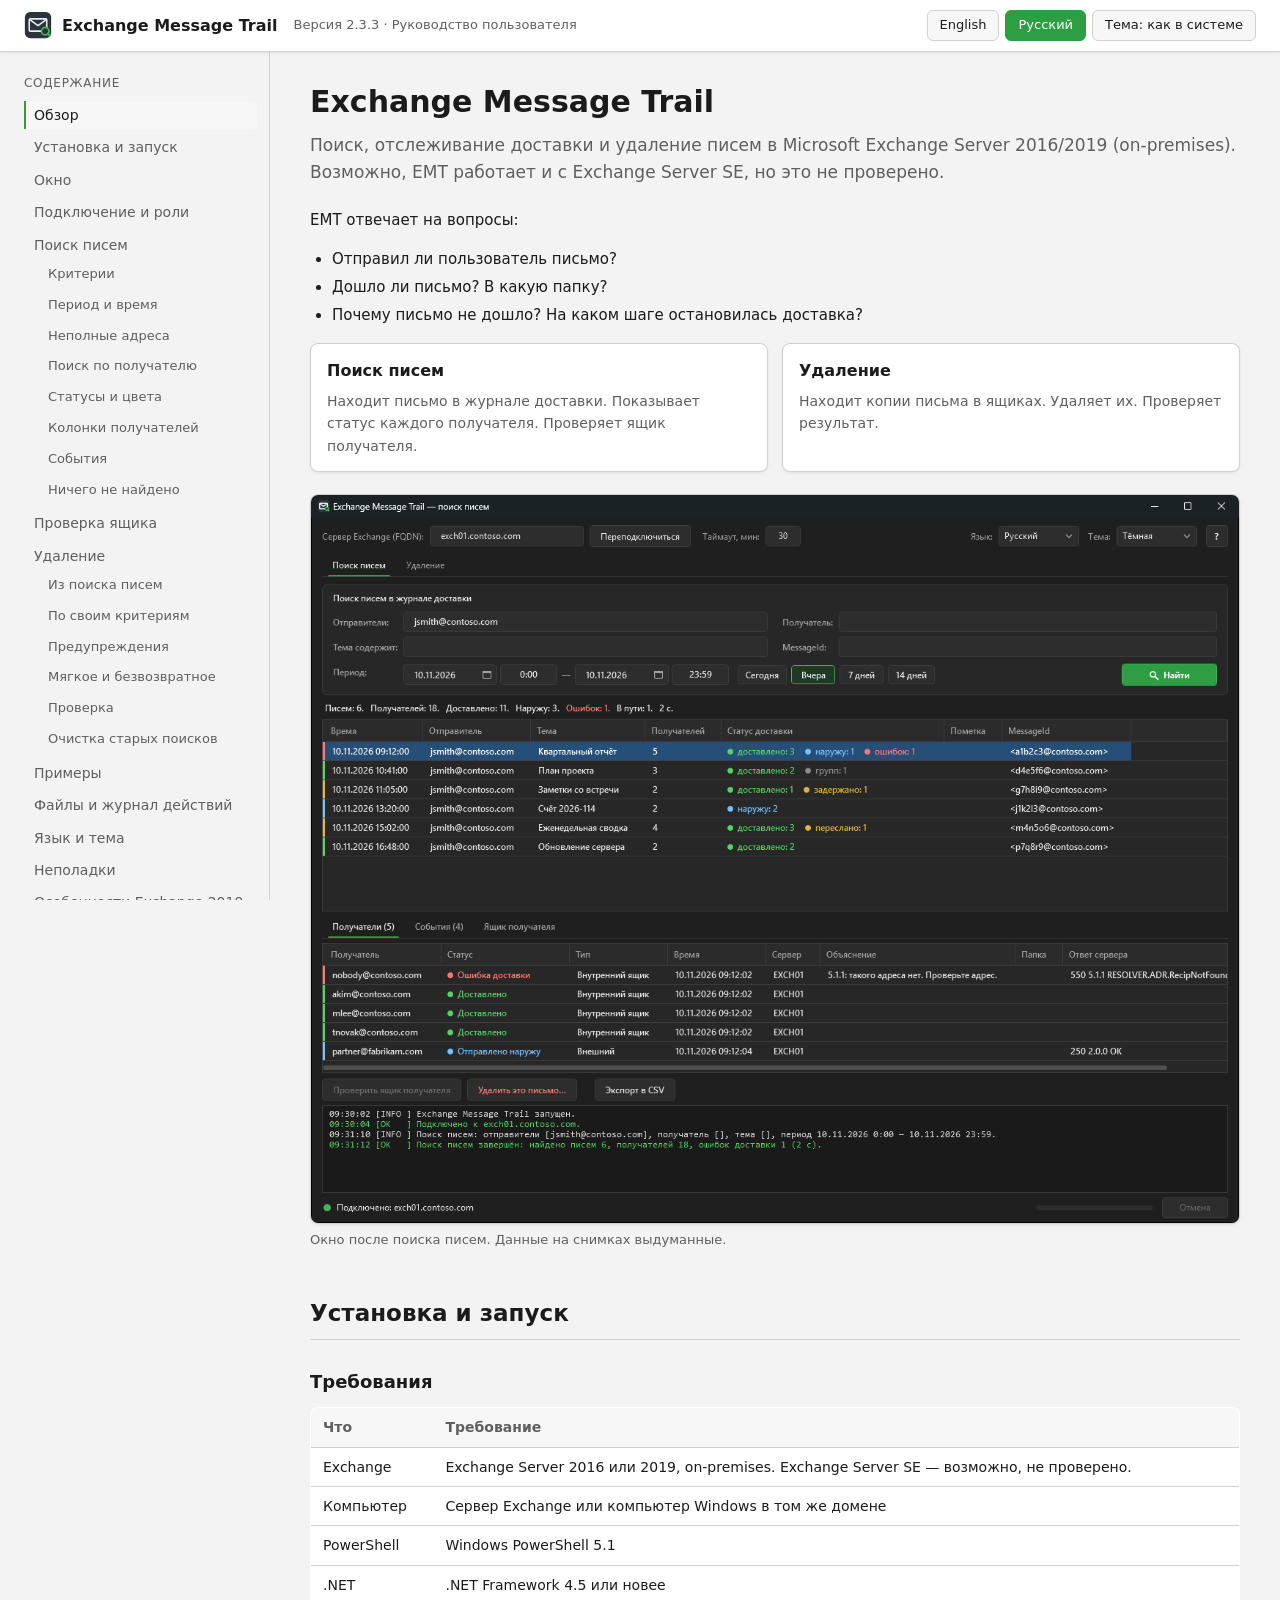
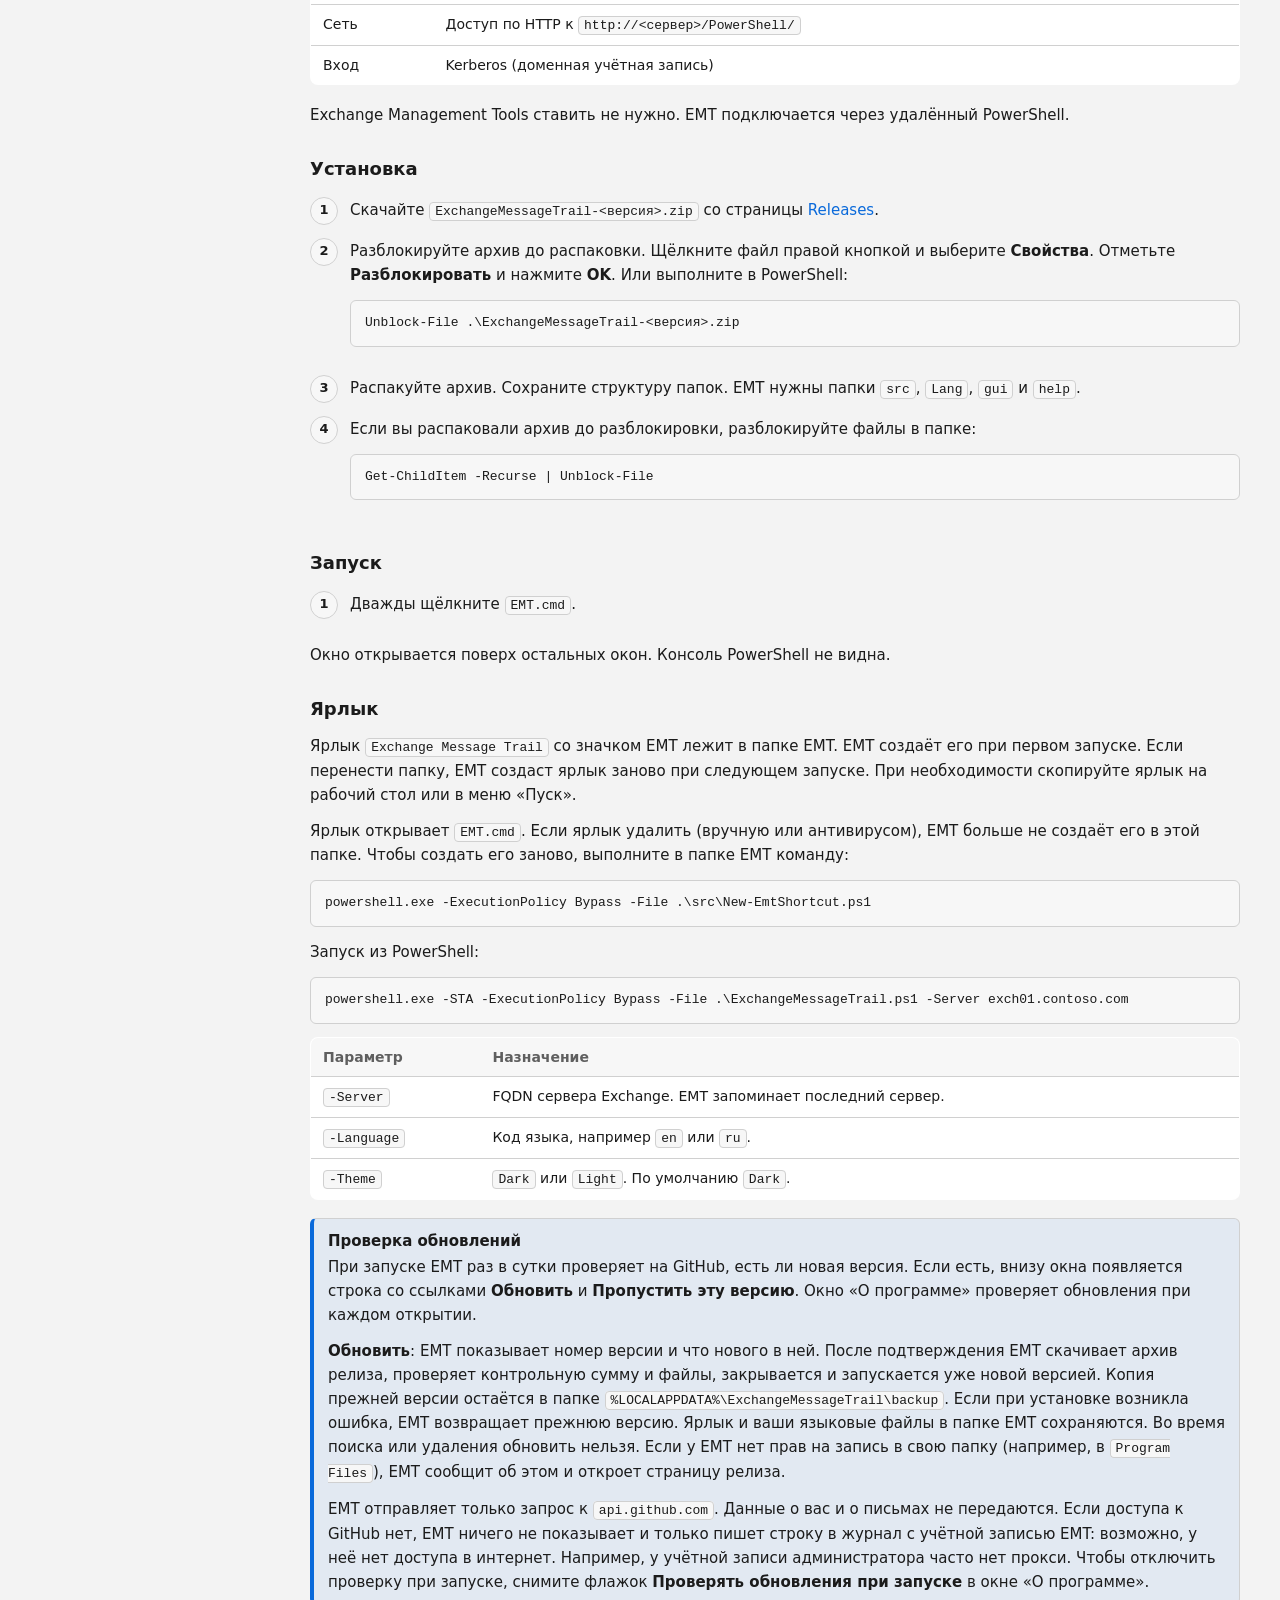
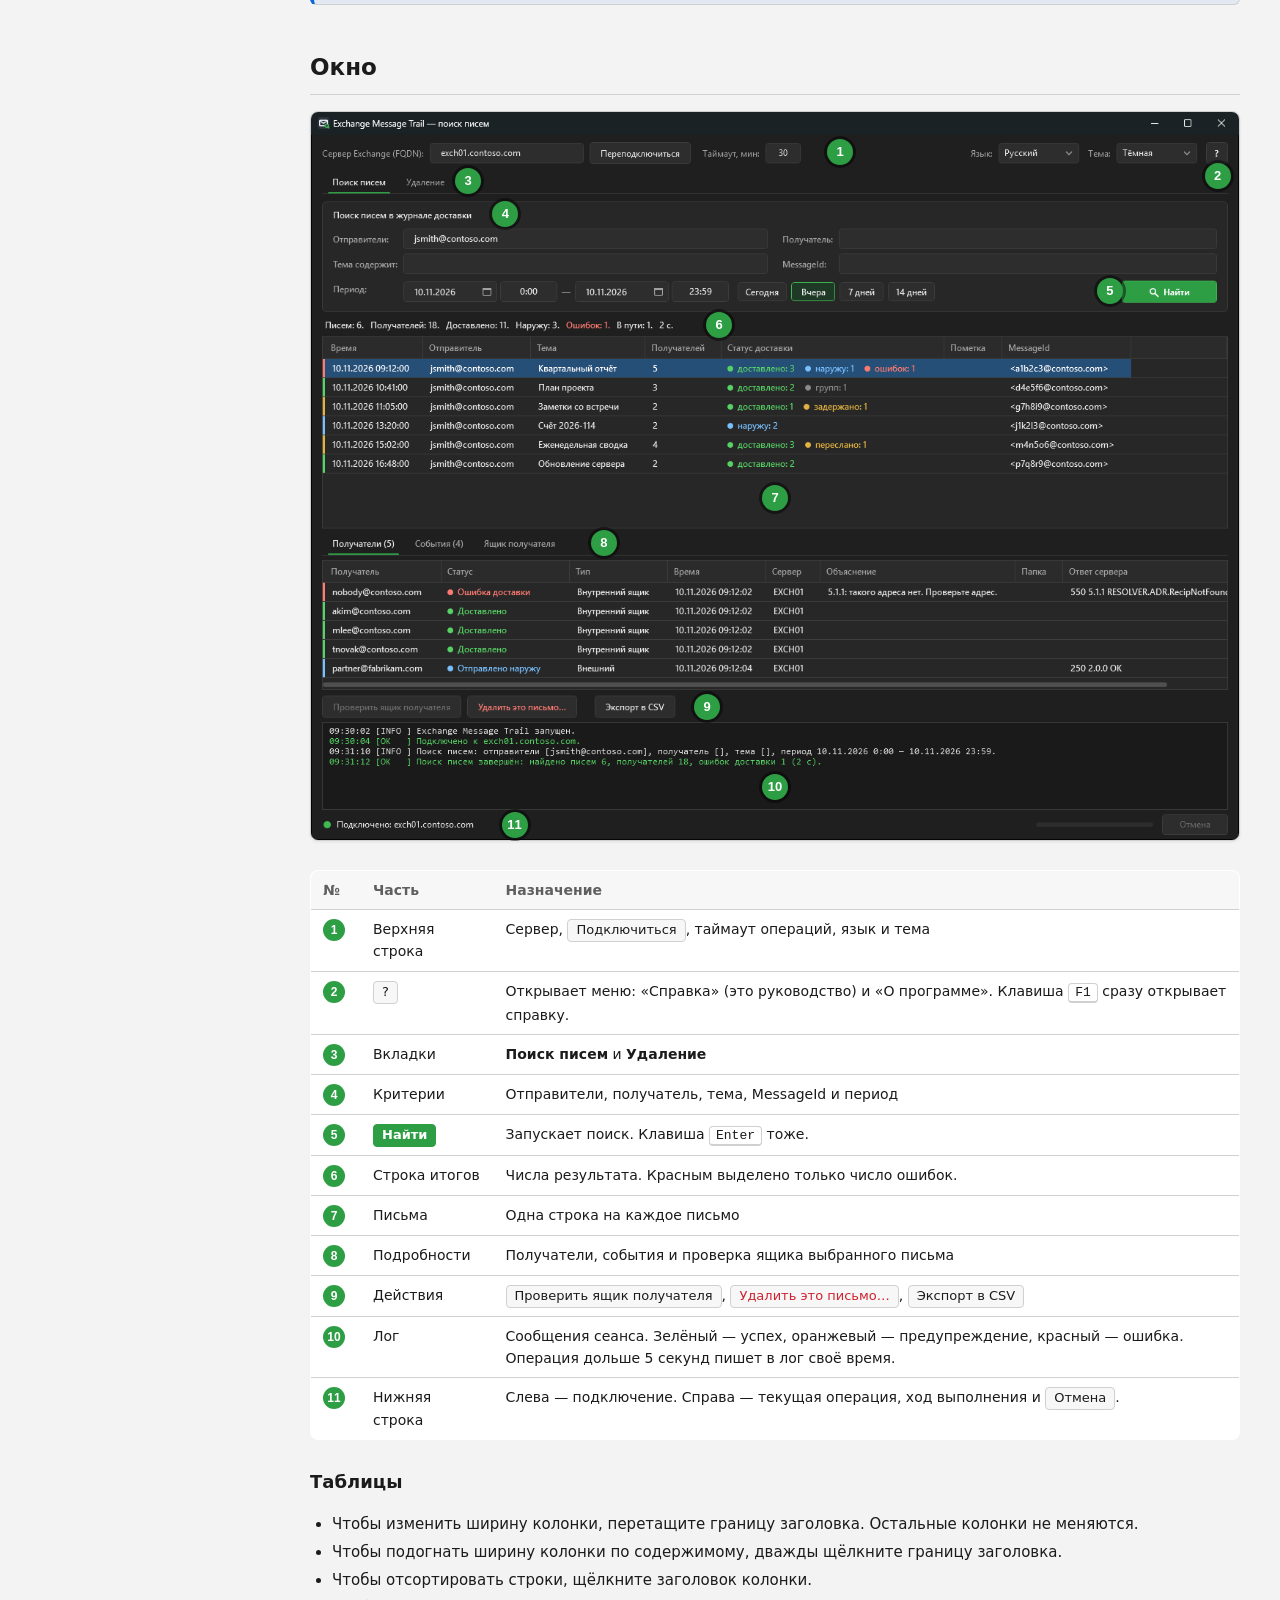
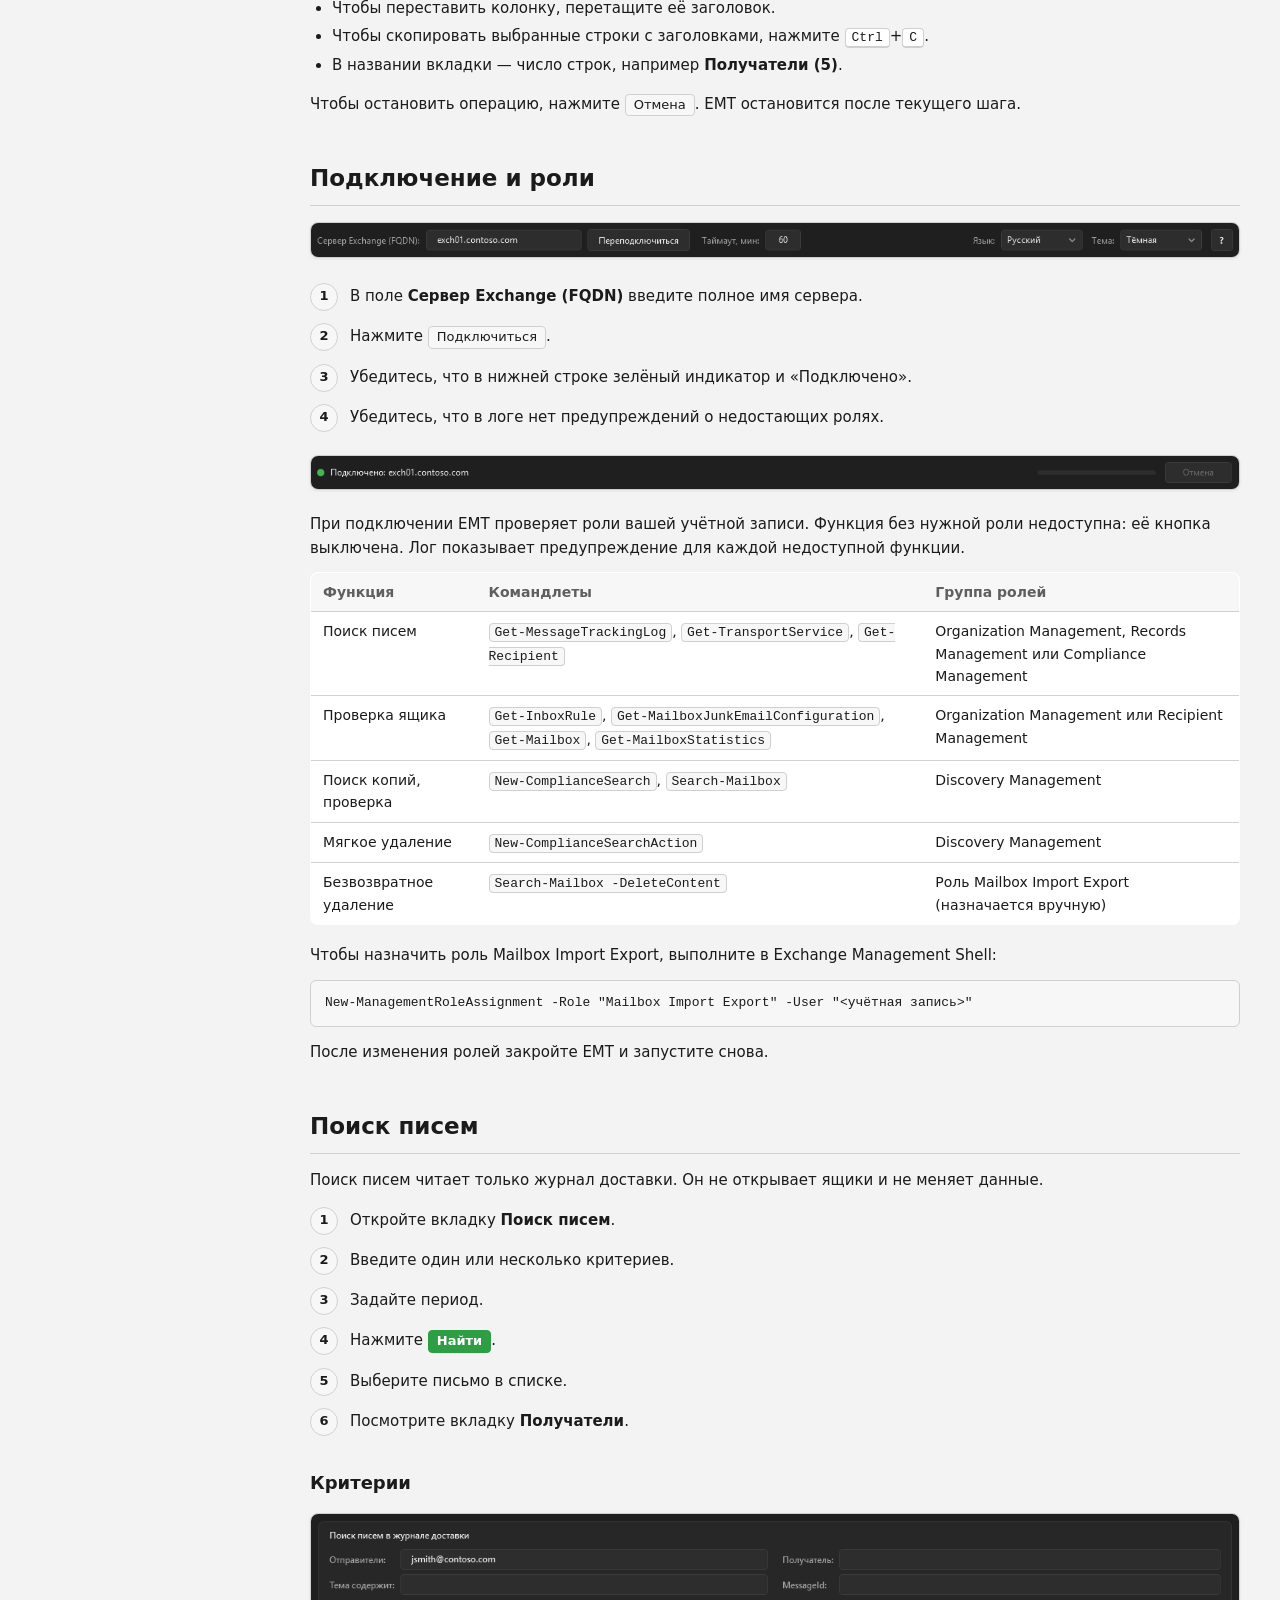
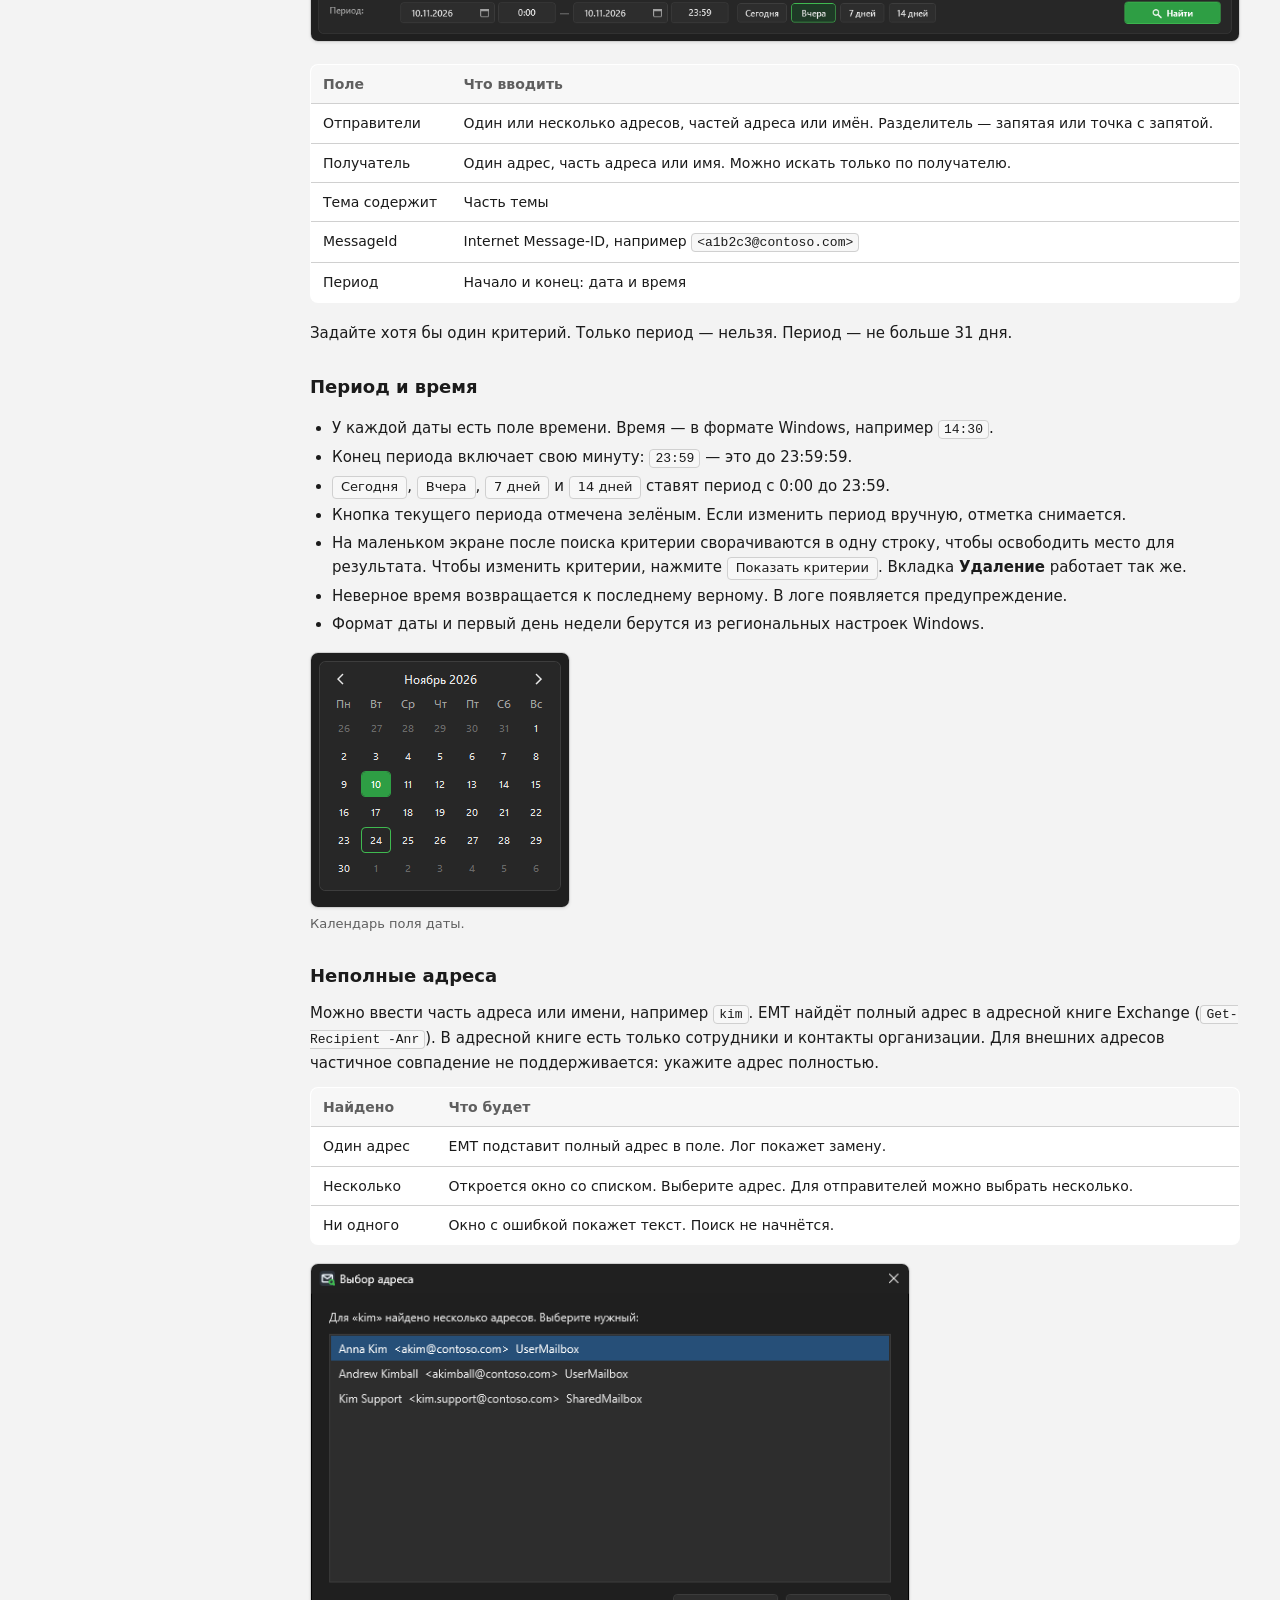
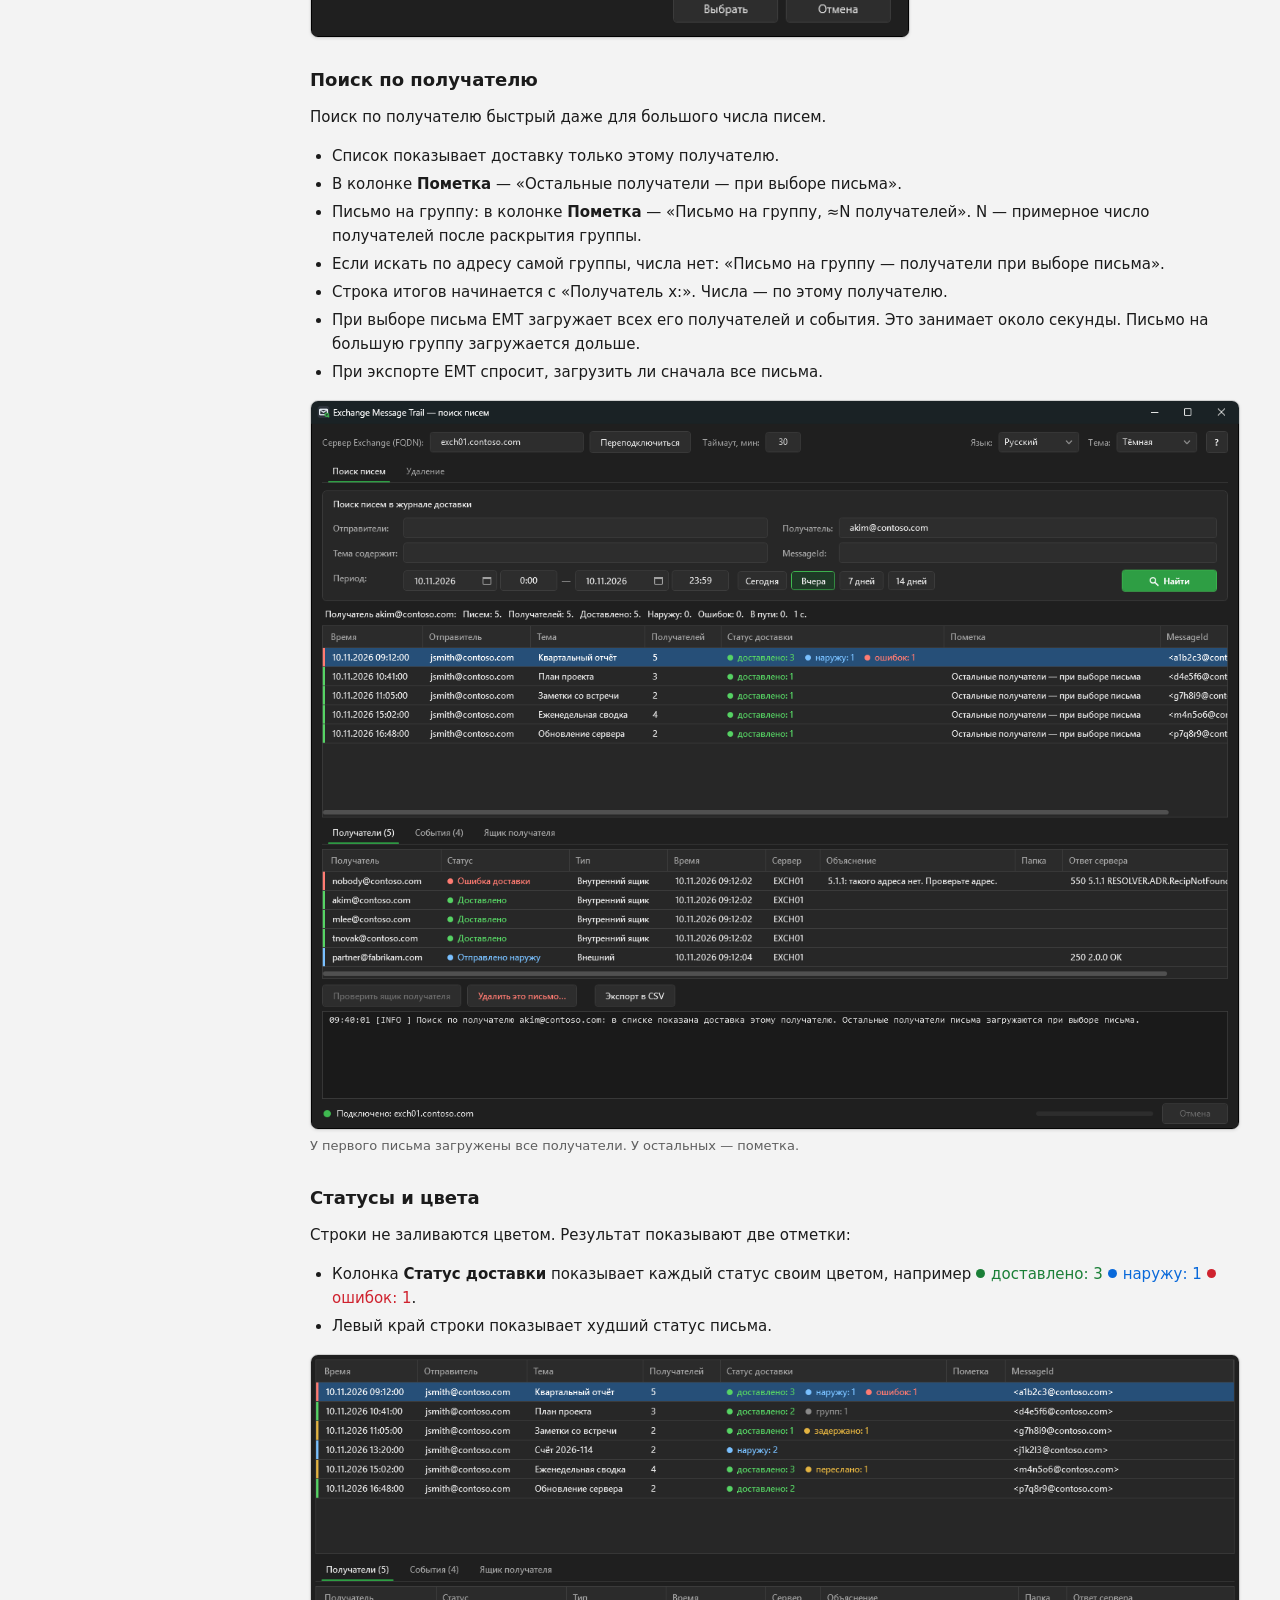
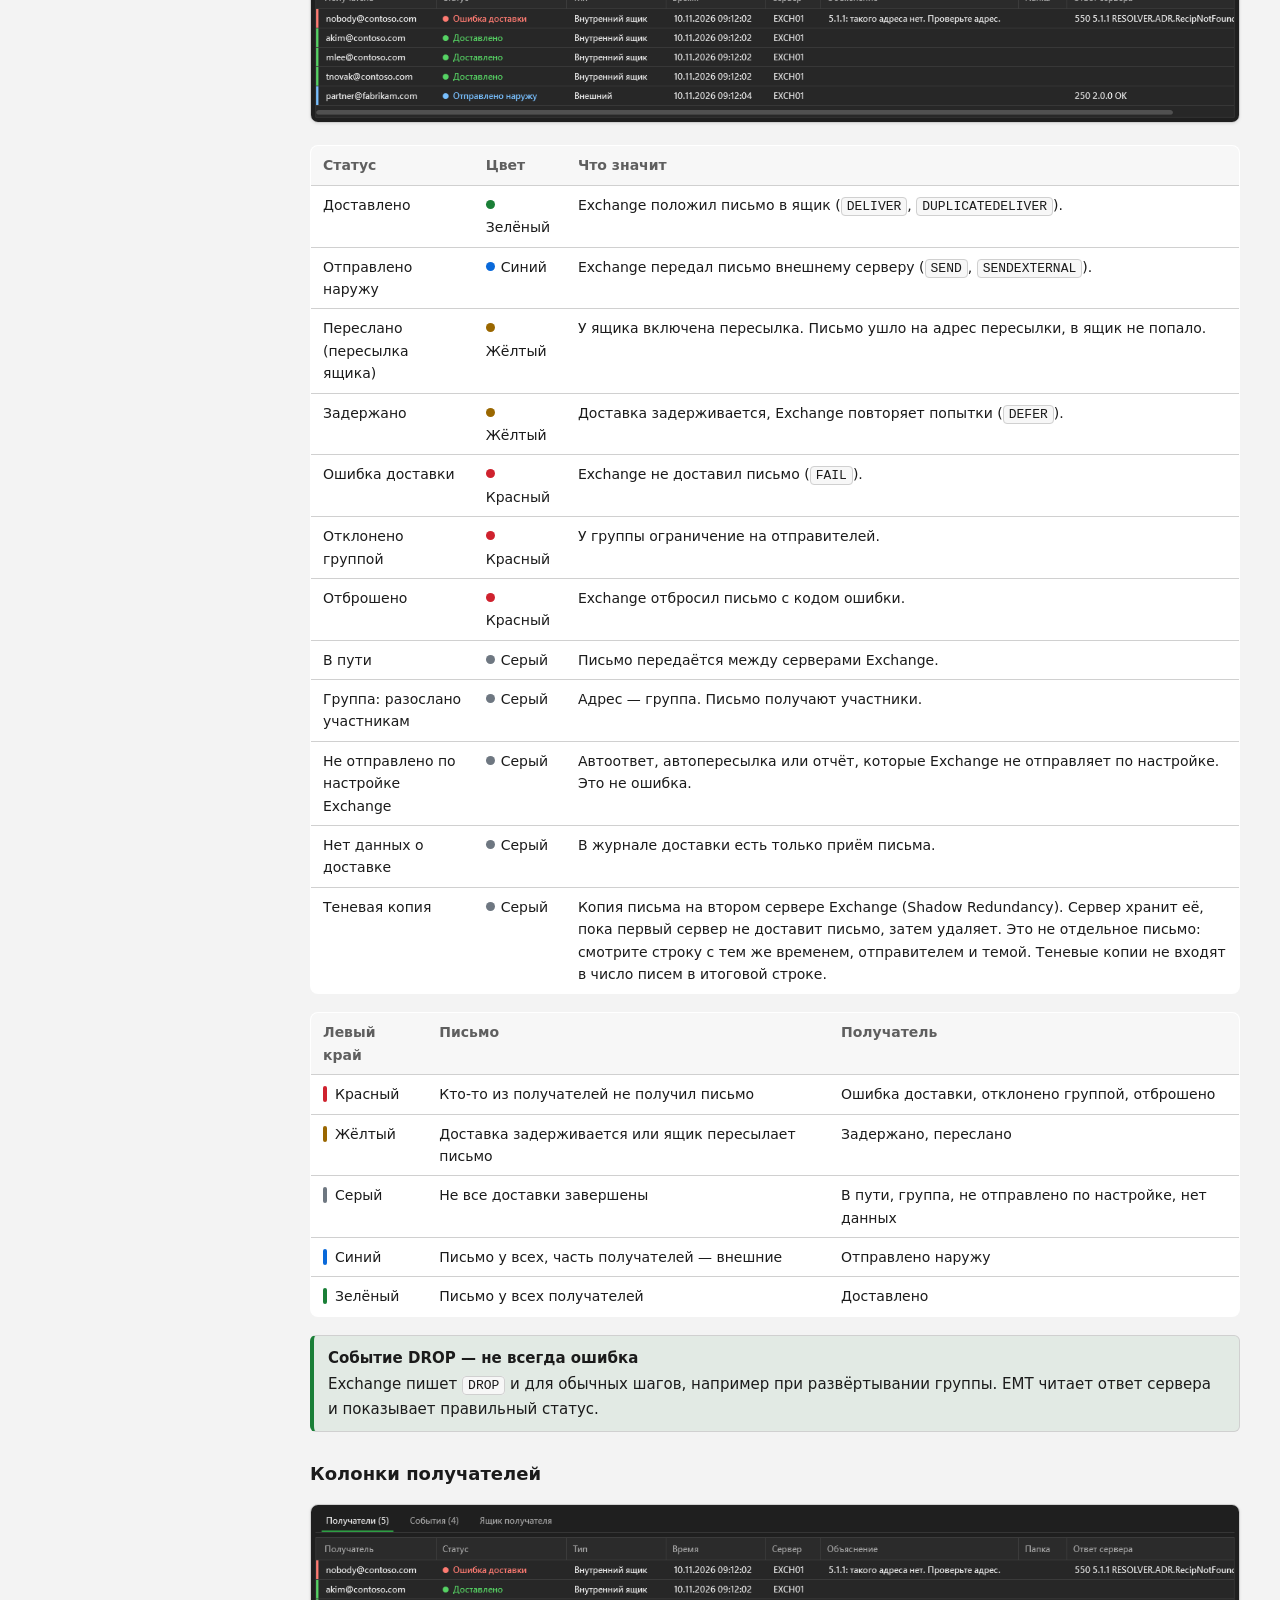
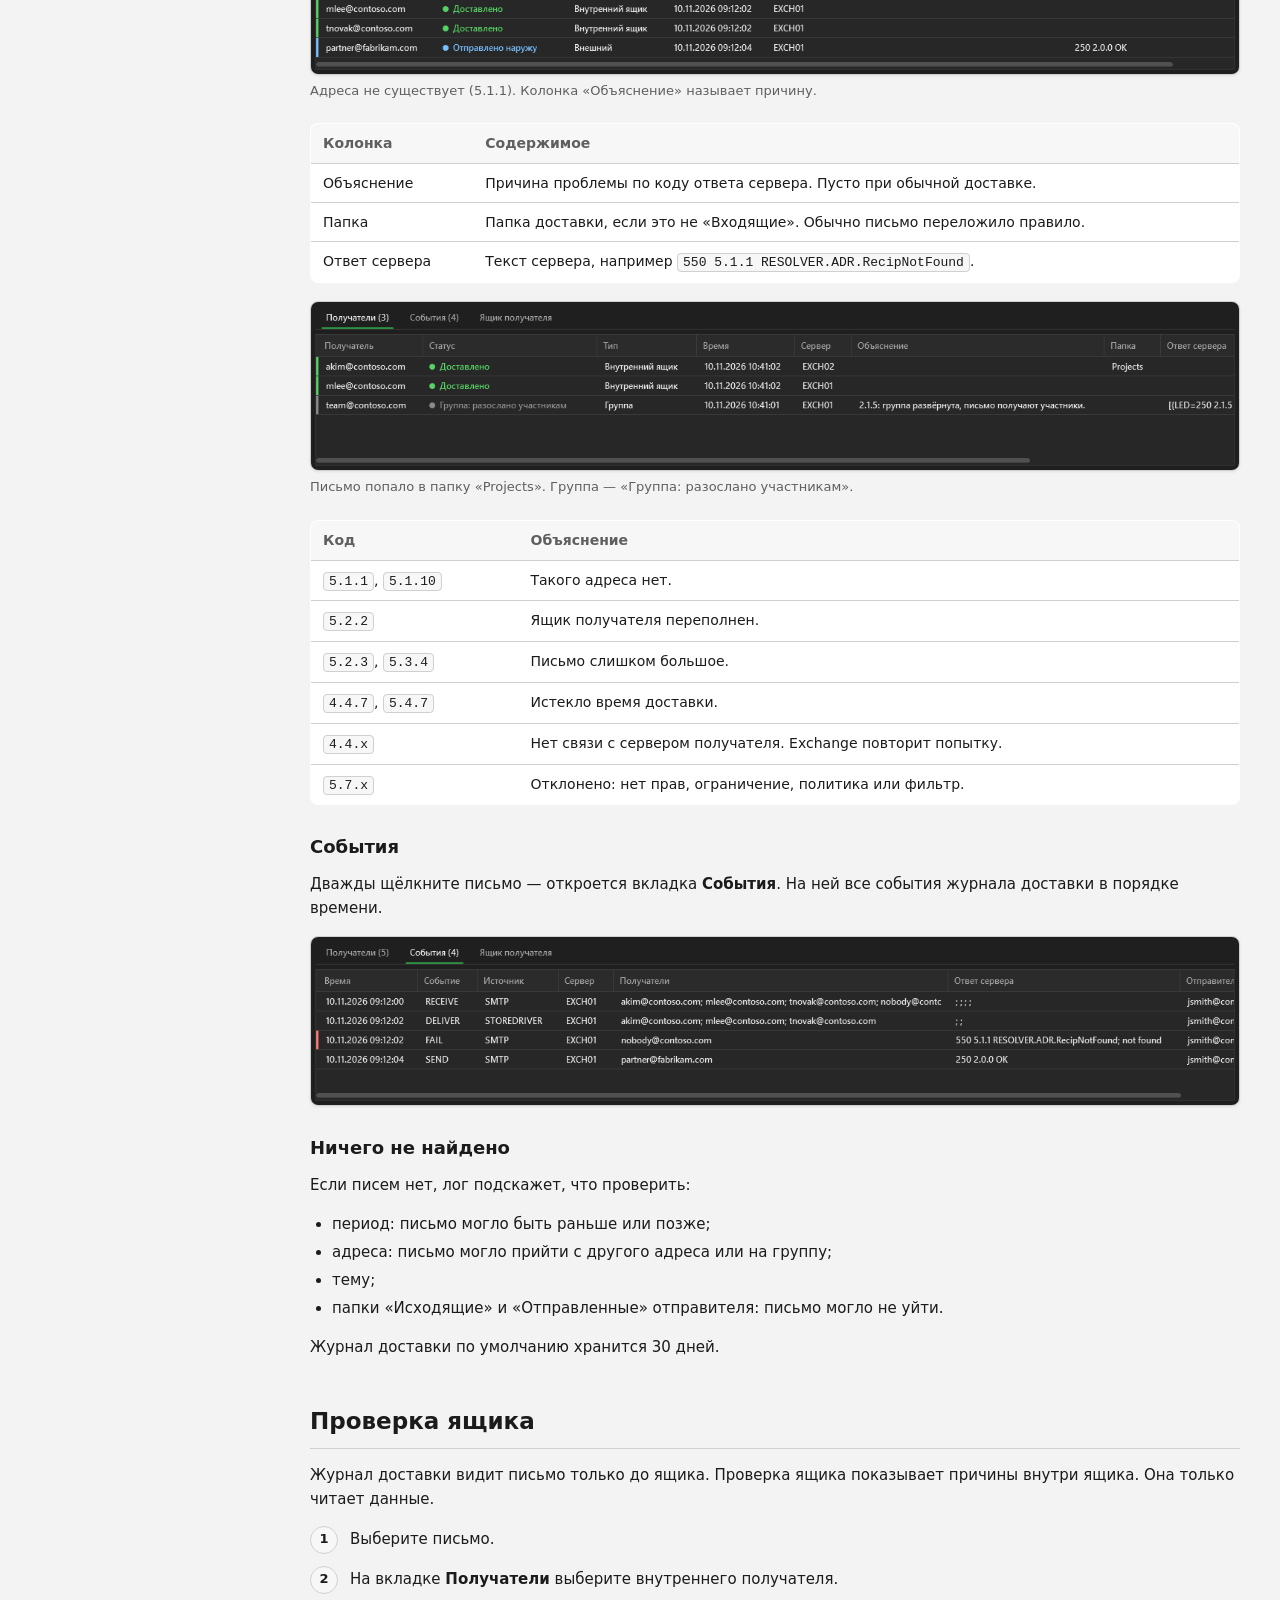
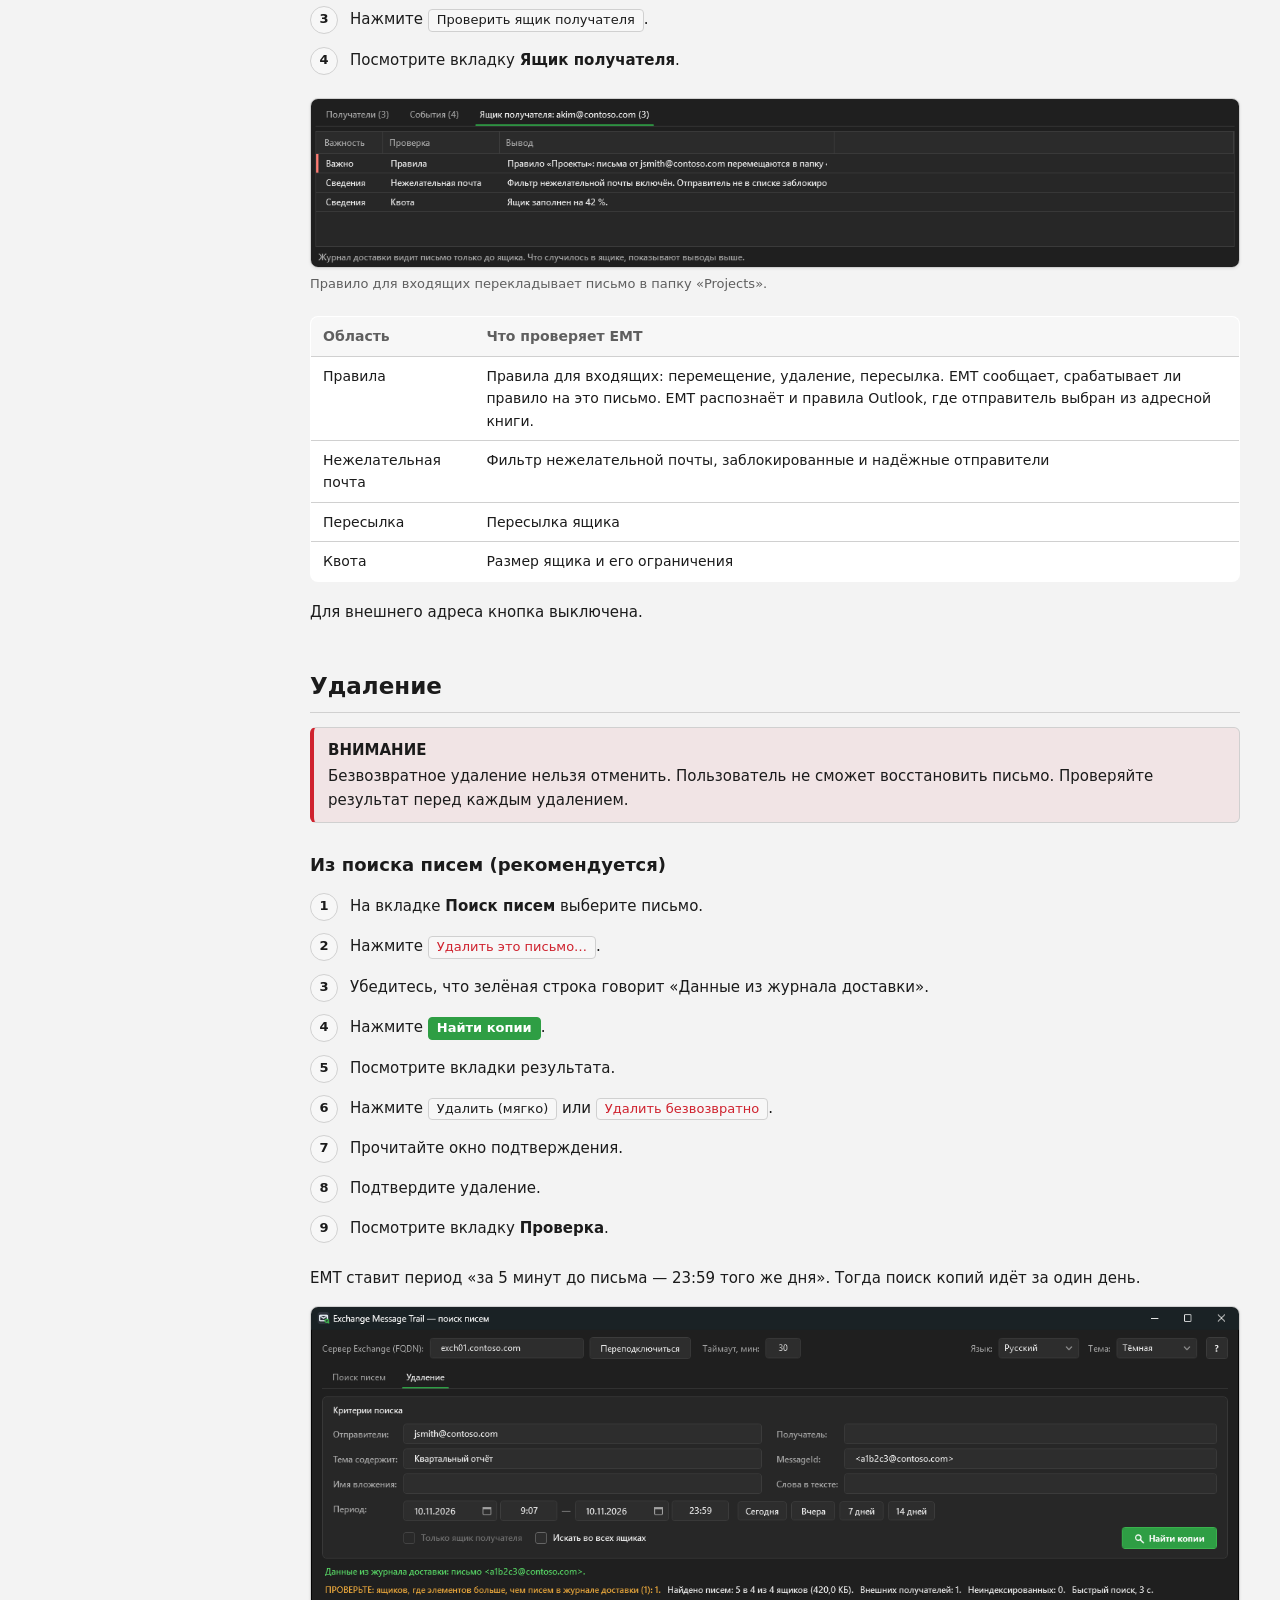
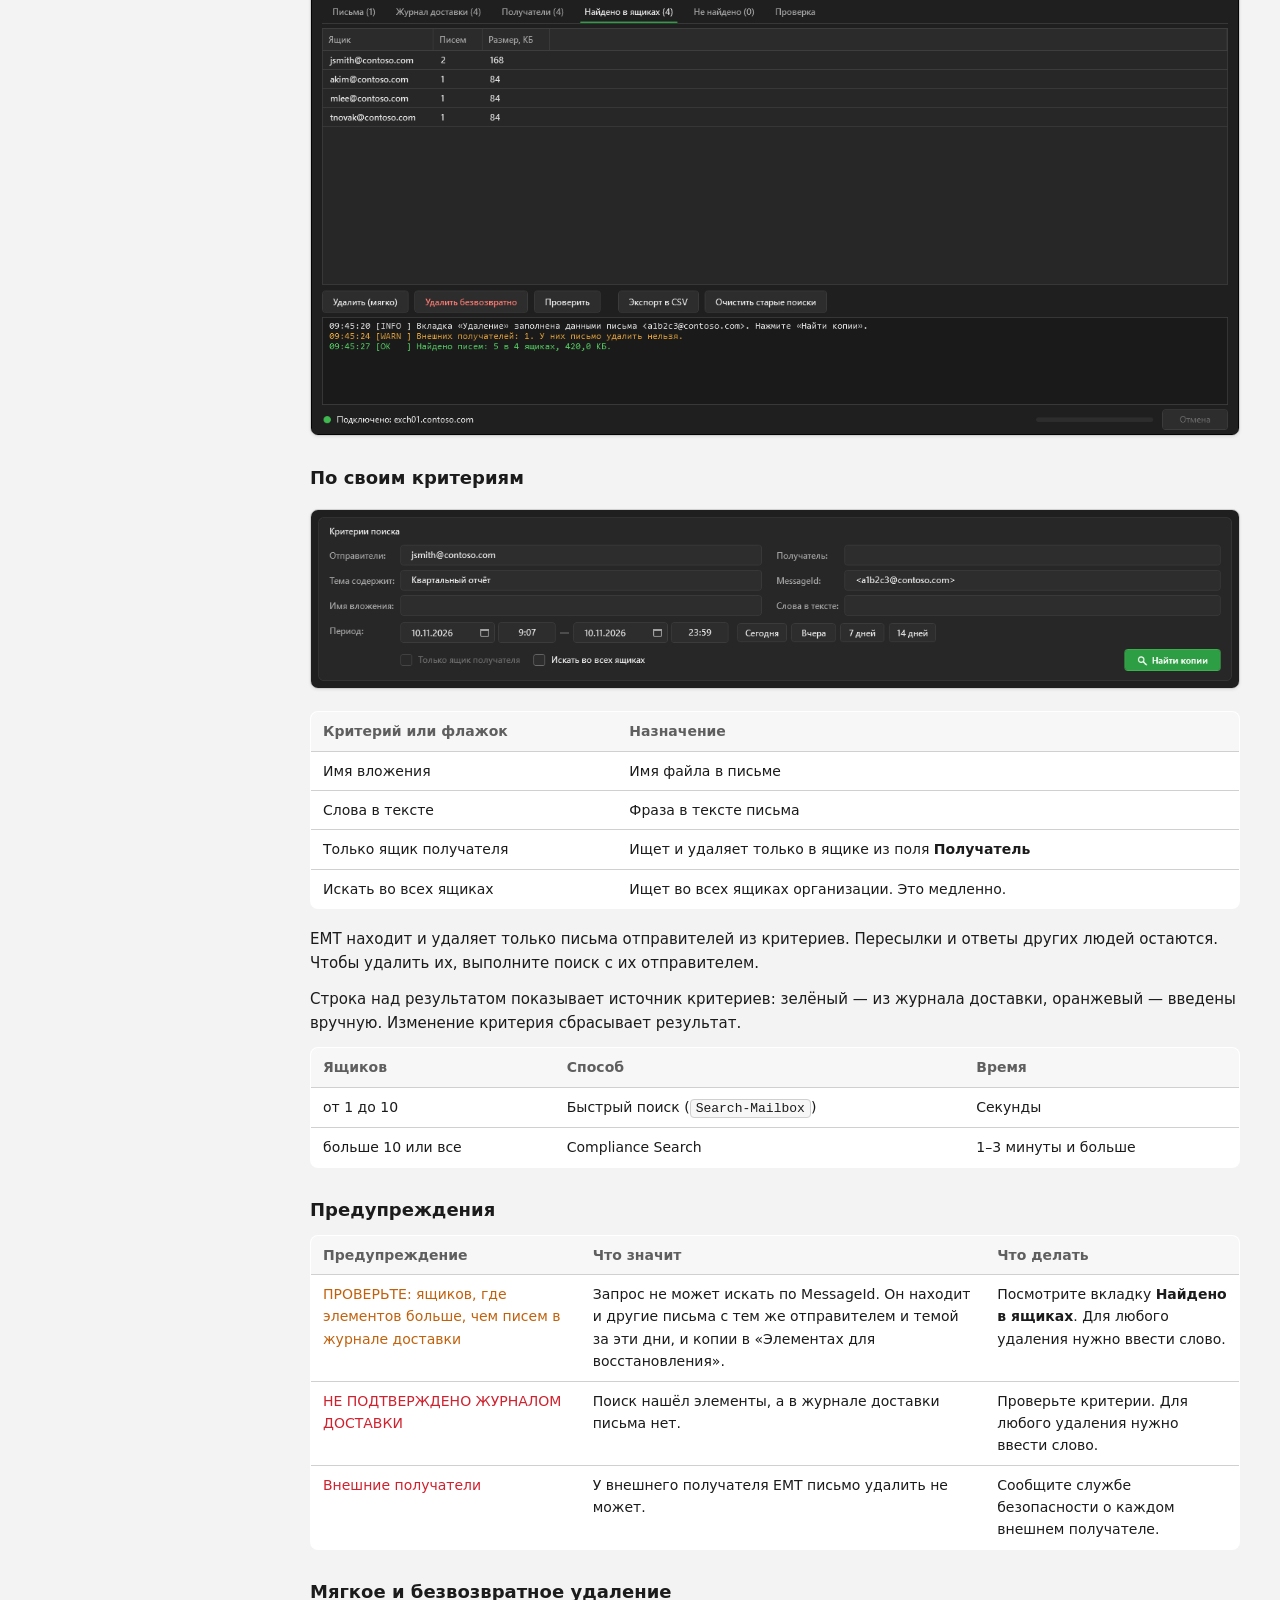
<file: help/ru.html>
<!DOCTYPE html>
<html lang="ru">
<head>
<meta charset="utf-8">
<meta name="viewport" content="width=device-width, initial-scale=1">
<meta name="emt-version" content="2.3.3">
<title>Exchange Message Trail — Руководство пользователя</title>
<link rel="stylesheet" href="help.css">
<link rel="icon" type="image/svg+xml" href="img/emt.svg">
<script src="help.js"></script>
</head>
<body>
<header class="top">
  <div class="logo"><img src="img/emt.svg" class="mark" alt="">Exchange Message Trail</div>
  <span class="version">Версия 2.3.3 · Руководство пользователя</span>
  <span class="spacer"></span>
  <div class="switch">
    <a href="en.html">English</a>
    <a class="active" href="ru.html">Русский</a>
    <button id="theme-button" type="button" data-system="Тема: как в системе" data-dark="Тема: тёмная" data-light="Тема: светлая">Тема: как в системе</button>
  </div>
</header>

<div class="layout">
<nav class="toc">
  <p class="title">Содержание</p>
  <ol>
    <li><a href="#overview">Обзор</a></li>
    <li><a href="#start">Установка и запуск</a></li>
    <li><a href="#window">Окно</a></li>
    <li><a href="#connect">Подключение и роли</a></li>
    <li><a href="#search">Поиск писем</a>
      <ol>
        <li><a href="#criteria">Критерии</a></li>
        <li><a href="#period">Период и время</a></li>
        <li><a href="#addresses">Неполные адреса</a></li>
        <li><a href="#by-recipient">Поиск по получателю</a></li>
        <li><a href="#statuses">Статусы и цвета</a></li>
        <li><a href="#columns">Колонки получателей</a></li>
        <li><a href="#events">События</a></li>
        <li><a href="#nothing">Ничего не найдено</a></li>
      </ol>
    </li>
    <li><a href="#mailbox">Проверка ящика</a></li>
    <li><a href="#delete">Удаление</a>
      <ol>
        <li><a href="#delete-from-search">Из поиска писем</a></li>
        <li><a href="#delete-own">По своим критериям</a></li>
        <li><a href="#delete-warnings">Предупреждения</a></li>
        <li><a href="#delete-types">Мягкое и безвозвратное</a></li>
        <li><a href="#verify">Проверка</a></li>
        <li><a href="#cleanup">Очистка старых поисков</a></li>
      </ol>
    </li>
    <li><a href="#examples">Примеры</a></li>
    <li><a href="#files">Файлы и журнал действий</a></li>
    <li><a href="#language-theme">Язык и тема</a></li>
    <li><a href="#troubleshooting">Неполадки</a></li>
    <li><a href="#exchange2019">Особенности Exchange 2019</a></li>
    <li><a href="#contact">Связь и поддержка</a></li>
  </ol>
</nav>

<main>

<!-- ================================================================== -->
<section id="overview">
  <h1>Exchange Message Trail</h1>
  <p class="lead">Поиск, отслеживание доставки и удаление писем в Microsoft Exchange Server 2016/2019 (on-premises).
  Возможно, EMT работает и с Exchange Server SE, но это не проверено.</p>
  <p>EMT отвечает на вопросы:</p>
  <ul>
    <li>Отправил ли пользователь письмо?</li>
    <li>Дошло ли письмо? В какую папку?</li>
    <li>Почему письмо не дошло? На каком шаге остановилась доставка?</li>
  </ul>
  <div class="cards">
    <div class="card"><h3>Поиск писем</h3><p>Находит письмо в журнале доставки. Показывает статус каждого получателя. Проверяет ящик получателя.</p></div>
    <div class="card"><h3>Удаление</h3><p>Находит копии письма в ящиках. Удаляет их. Проверяет результат.</p></div>
  </div>
  <figure>
    <img src="img/ru/window.png" alt="Окно EMT после поиска писем">
    <figcaption>Окно после поиска писем. Данные на снимках выдуманные.</figcaption>
  </figure>
</section>

<!-- ================================================================== -->
<section id="start">
  <h2>Установка и запуск</h2>
  <h3>Требования</h3>
  <table>
    <tr><th>Что</th><th>Требование</th></tr>
    <tr><td>Exchange</td><td>Exchange Server 2016 или 2019, on-premises. Exchange Server SE — возможно, не проверено.</td></tr>
    <tr><td>Компьютер</td><td>Сервер Exchange или компьютер Windows в том же домене</td></tr>
    <tr><td>PowerShell</td><td>Windows PowerShell 5.1</td></tr>
    <tr><td>.NET</td><td>.NET Framework 4.5 или новее</td></tr>
    <tr><td>Сеть</td><td>Доступ по HTTP к <code>http://&lt;сервер&gt;/PowerShell/</code></td></tr>
    <tr><td>Вход</td><td>Kerberos (доменная учётная запись)</td></tr>
  </table>
  <p>Exchange Management Tools ставить не нужно. EMT подключается через удалённый PowerShell.</p>

  <h3>Установка</h3>
  <ol class="steps">
    <li>Скачайте <code>ExchangeMessageTrail-&lt;версия&gt;.zip</code> со страницы <a href="https://github.com/sobakoed/exchange-message-trail/releases/latest" target="_blank" rel="noopener">Releases</a>.</li>
    <li>Разблокируйте архив до распаковки. Щёлкните файл правой кнопкой и выберите <b>Свойства</b>. Отметьте <b>Разблокировать</b> и нажмите <b>OK</b>.
      Или выполните в PowerShell:
      <pre><code>Unblock-File .\ExchangeMessageTrail-&lt;версия&gt;.zip</code></pre></li>
    <li>Распакуйте архив. Сохраните структуру папок. EMT нужны папки <code>src</code>, <code>Lang</code>, <code>gui</code> и <code>help</code>.</li>
    <li>Если вы распаковали архив до разблокировки, разблокируйте файлы в папке:
      <pre><code>Get-ChildItem -Recurse | Unblock-File</code></pre></li>
  </ol>

  <h3>Запуск</h3>
  <ol class="steps">
    <li>Дважды щёлкните <code>EMT.cmd</code>.</li>
  </ol>
  <p>Окно открывается поверх остальных окон. Консоль PowerShell не видна.</p>
  <h3 id="shortcut">Ярлык</h3>
  <p>Ярлык <code>Exchange Message Trail</code> со значком EMT лежит в папке EMT. EMT создаёт его при первом запуске.
  Если перенести папку, EMT создаст ярлык заново при следующем запуске. При необходимости скопируйте ярлык на рабочий стол или в меню «Пуск».</p>
  <p>Ярлык открывает <code>EMT.cmd</code>. Если ярлык удалить (вручную или антивирусом), EMT больше не создаёт его в этой папке.
  Чтобы создать его заново, выполните в папке EMT команду:</p>
  <pre><code>powershell.exe -ExecutionPolicy Bypass -File .\src\New-EmtShortcut.ps1</code></pre>
  <p>Запуск из PowerShell:</p>
  <pre><code>powershell.exe -STA -ExecutionPolicy Bypass -File .\ExchangeMessageTrail.ps1 -Server exch01.contoso.com</code></pre>
  <table>
    <tr><th>Параметр</th><th>Назначение</th></tr>
    <tr><td><code>-Server</code></td><td>FQDN сервера Exchange. EMT запоминает последний сервер.</td></tr>
    <tr><td><code>-Language</code></td><td>Код языка, например <code>en</code> или <code>ru</code>.</td></tr>
    <tr><td><code>-Theme</code></td><td><code>Dark</code> или <code>Light</code>. По умолчанию <code>Dark</code>.</td></tr>
  </table>
  <div class="callout">
    <b class="label">Проверка обновлений</b>
    <p>При запуске EMT раз в сутки проверяет на GitHub, есть ли новая версия. Если есть, внизу окна появляется строка
    со ссылками <b>Обновить</b> и <b>Пропустить эту версию</b>. Окно «О программе» проверяет обновления при каждом открытии.</p>
    <p><b>Обновить</b>: EMT показывает номер версии и что нового в ней. После подтверждения EMT скачивает архив релиза,
    проверяет контрольную сумму и файлы, закрывается и запускается уже новой версией. Копия прежней версии остаётся
    в папке <code>%LOCALAPPDATA%\ExchangeMessageTrail\backup</code>. Если при установке возникла ошибка,
    EMT возвращает прежнюю версию. Ярлык и ваши языковые файлы в папке EMT сохраняются.
    Во время поиска или удаления обновить нельзя. Если у EMT нет прав на запись в свою папку
    (например, в <code>Program Files</code>), EMT сообщит об этом и откроет страницу релиза.</p>
    <p>EMT отправляет только запрос к <code>api.github.com</code>. Данные о вас и о письмах не передаются.
    Если доступа к GitHub нет, EMT ничего не показывает и только пишет строку в журнал с учётной записью EMT:
    возможно, у неё нет доступа в интернет. Например, у учётной записи администратора часто нет прокси.
    Чтобы отключить проверку при запуске, снимите флажок <b>Проверять обновления при запуске</b> в окне «О программе».</p>
  </div>
</section>

<!-- ================================================================== -->
<section id="window">
  <h2>Окно</h2>
  <figure>
    <div class="shot">
      <img src="img/ru/window.png" alt="Части окна">
      <span class="pin" style="left:57%;top:5.6%">1</span>
      <span class="pin" style="left:97.6%;top:9%">2</span>
      <span class="pin" style="left:17%;top:9.7%">3</span>
      <span class="pin" style="left:21%;top:14.2%">4</span>
      <span class="pin" style="left:86%;top:24.7%">5</span>
      <span class="pin" style="left:44%;top:29.3%">6</span>
      <span class="pin" style="left:50%;top:53%">7</span>
      <span class="pin" style="left:31.6%;top:59.3%">8</span>
      <span class="pin" style="left:42.7%;top:81.7%">9</span>
      <span class="pin" style="left:50%;top:92.6%">10</span>
      <span class="pin" style="left:22%;top:97.9%">11</span>
    </div>
  </figure>
  <table>
    <tr><th>№</th><th>Часть</th><th>Назначение</th></tr>
    <tr><td><span class="pin-inline">1</span></td><td>Верхняя строка</td><td>Сервер, <span class="btn">Подключиться</span>, таймаут операций, язык и тема</td></tr>
    <tr><td><span class="pin-inline">2</span></td><td><span class="btn">?</span></td><td>Открывает меню: «Справка» (это руководство) и «О программе». Клавиша <kbd>F1</kbd> сразу открывает справку.</td></tr>
    <tr><td><span class="pin-inline">3</span></td><td>Вкладки</td><td><b>Поиск писем</b> и <b>Удаление</b></td></tr>
    <tr><td><span class="pin-inline">4</span></td><td>Критерии</td><td>Отправители, получатель, тема, MessageId и период</td></tr>
    <tr><td><span class="pin-inline">5</span></td><td><span class="btn accent">Найти</span></td><td>Запускает поиск. Клавиша <kbd>Enter</kbd> тоже.</td></tr>
    <tr><td><span class="pin-inline">6</span></td><td>Строка итогов</td><td>Числа результата. Красным выделено только число ошибок.</td></tr>
    <tr><td><span class="pin-inline">7</span></td><td>Письма</td><td>Одна строка на каждое письмо</td></tr>
    <tr><td><span class="pin-inline">8</span></td><td>Подробности</td><td>Получатели, события и проверка ящика выбранного письма</td></tr>
    <tr><td><span class="pin-inline">9</span></td><td>Действия</td><td><span class="btn">Проверить ящик получателя</span>, <span class="btn danger">Удалить это письмо…</span>, <span class="btn">Экспорт в CSV</span></td></tr>
    <tr><td><span class="pin-inline">10</span></td><td>Лог</td><td>Сообщения сеанса. Зелёный — успех, оранжевый — предупреждение, красный — ошибка. Операция дольше 5 секунд пишет в лог своё время.</td></tr>
    <tr><td><span class="pin-inline">11</span></td><td>Нижняя строка</td><td>Слева — подключение. Справа — текущая операция, ход выполнения и <span class="btn">Отмена</span>.</td></tr>
  </table>
  <h3>Таблицы</h3>
  <ul>
    <li>Чтобы изменить ширину колонки, перетащите границу заголовка. Остальные колонки не меняются.</li>
    <li>Чтобы подогнать ширину колонки по содержимому, дважды щёлкните границу заголовка.</li>
    <li>Чтобы отсортировать строки, щёлкните заголовок колонки.</li>
    <li>Чтобы переставить колонку, перетащите её заголовок.</li>
    <li>Чтобы скопировать выбранные строки с заголовками, нажмите <kbd>Ctrl</kbd>+<kbd>C</kbd>.</li>
    <li>В названии вкладки — число строк, например <b>Получатели (5)</b>.</li>
  </ul>
  <p>Чтобы остановить операцию, нажмите <span class="btn">Отмена</span>. EMT остановится после текущего шага.</p>
</section>

<!-- ================================================================== -->
<section id="connect">
  <h2>Подключение и роли</h2>
  <figure><img src="img/ru/top-line.png" alt="Верхняя строка"></figure>
  <ol class="steps">
    <li>В поле <b>Сервер Exchange (FQDN)</b> введите полное имя сервера.</li>
    <li>Нажмите <span class="btn">Подключиться</span>.</li>
    <li>Убедитесь, что в нижней строке зелёный индикатор и «Подключено».</li>
    <li>Убедитесь, что в логе нет предупреждений о недостающих ролях.</li>
  </ol>
  <figure><img src="img/ru/bottom-line.png" alt="Нижняя строка"></figure>
  <p>При подключении EMT проверяет роли вашей учётной записи. Функция без нужной роли недоступна: её кнопка выключена.
  Лог показывает предупреждение для каждой недоступной функции.</p>
  <table>
    <tr><th>Функция</th><th>Командлеты</th><th>Группа ролей</th></tr>
    <tr><td>Поиск писем</td><td><code>Get-MessageTrackingLog</code>, <code>Get-TransportService</code>, <code>Get-Recipient</code></td><td>Organization Management, Records Management или Compliance Management</td></tr>
    <tr><td>Проверка ящика</td><td><code>Get-InboxRule</code>, <code>Get-MailboxJunkEmailConfiguration</code>, <code>Get-Mailbox</code>, <code>Get-MailboxStatistics</code></td><td>Organization Management или Recipient Management</td></tr>
    <tr><td>Поиск копий, проверка</td><td><code>New-ComplianceSearch</code>, <code>Search-Mailbox</code></td><td>Discovery Management</td></tr>
    <tr><td>Мягкое удаление</td><td><code>New-ComplianceSearchAction</code></td><td>Discovery Management</td></tr>
    <tr><td>Безвозвратное удаление</td><td><code>Search-Mailbox -DeleteContent</code></td><td>Роль Mailbox Import Export (назначается вручную)</td></tr>
  </table>
  <p>Чтобы назначить роль Mailbox Import Export, выполните в Exchange Management Shell:</p>
  <pre><code>New-ManagementRoleAssignment -Role "Mailbox Import Export" -User "&lt;учётная запись&gt;"</code></pre>
  <p>После изменения ролей закройте EMT и запустите снова.</p>
</section>

<!-- ================================================================== -->
<section id="search">
  <h2>Поиск писем</h2>
  <p>Поиск писем читает только журнал доставки. Он не открывает ящики и не меняет данные.</p>
  <ol class="steps">
    <li>Откройте вкладку <b>Поиск писем</b>.</li>
    <li>Введите один или несколько критериев.</li>
    <li>Задайте период.</li>
    <li>Нажмите <span class="btn accent">Найти</span>.</li>
    <li>Выберите письмо в списке.</li>
    <li>Посмотрите вкладку <b>Получатели</b>.</li>
  </ol>

  <h3 id="criteria">Критерии</h3>
  <figure><img src="img/ru/search-criteria.png" alt="Критерии поиска писем"></figure>
  <table>
    <tr><th>Поле</th><th>Что вводить</th></tr>
    <tr><td>Отправители</td><td>Один или несколько адресов, частей адреса или имён. Разделитель — запятая или точка с запятой.</td></tr>
    <tr><td>Получатель</td><td>Один адрес, часть адреса или имя. Можно искать только по получателю.</td></tr>
    <tr><td>Тема содержит</td><td>Часть темы</td></tr>
    <tr><td>MessageId</td><td>Internet Message-ID, например <code>&lt;a1b2c3@contoso.com&gt;</code></td></tr>
    <tr><td>Период</td><td>Начало и конец: дата и время</td></tr>
  </table>
  <p>Задайте хотя бы один критерий. Только период — нельзя. Период — не больше 31 дня.</p>

  <h3 id="period">Период и время</h3>
  <ul>
    <li>У каждой даты есть поле времени. Время — в формате Windows, например <code>14:30</code>.</li>
    <li>Конец периода включает свою минуту: <code>23:59</code> — это до 23:59:59.</li>
    <li><span class="btn">Сегодня</span>, <span class="btn">Вчера</span>, <span class="btn">7 дней</span> и <span class="btn">14 дней</span> ставят период с 0:00 до 23:59.</li>
    <li>Кнопка текущего периода отмечена зелёным. Если изменить период вручную, отметка снимается.</li>
    <li>На маленьком экране после поиска критерии сворачиваются в одну строку, чтобы освободить место для результата. Чтобы изменить критерии, нажмите <span class="btn">Показать критерии</span>. Вкладка <b>Удаление</b> работает так же.</li>
    <li>Неверное время возвращается к последнему верному. В логе появляется предупреждение.</li>
    <li>Формат даты и первый день недели берутся из региональных настроек Windows.</li>
  </ul>
  <figure><img src="img/ru/calendar.png" alt="Календарь" style="max-width:260px"><figcaption>Календарь поля даты.</figcaption></figure>

  <h3 id="addresses">Неполные адреса</h3>
  <p>Можно ввести часть адреса или имени, например <code>kim</code>.
  EMT найдёт полный адрес в адресной книге Exchange (<code>Get-Recipient -Anr</code>).
  В адресной книге есть только сотрудники и контакты организации.
  Для внешних адресов частичное совпадение не поддерживается: укажите адрес полностью.</p>
  <table>
    <tr><th>Найдено</th><th>Что будет</th></tr>
    <tr><td>Один адрес</td><td>EMT подставит полный адрес в поле. Лог покажет замену.</td></tr>
    <tr><td>Несколько</td><td>Откроется окно со списком. Выберите адрес. Для отправителей можно выбрать несколько.</td></tr>
    <tr><td>Ни одного</td><td>Окно с ошибкой покажет текст. Поиск не начнётся.</td></tr>
  </table>
  <figure><img src="img/ru/pick-address.png" alt="Выбор адреса" style="max-width:600px"></figure>

  <h3 id="by-recipient">Поиск по получателю</h3>
  <p>Поиск по получателю быстрый даже для большого числа писем.</p>
  <ul>
    <li>Список показывает доставку только этому получателю.</li>
    <li>В колонке <b>Пометка</b> — «Остальные получатели — при выборе письма».</li>
    <li>Письмо на группу: в колонке <b>Пометка</b> — «Письмо на группу, ≈N получателей». N — примерное число получателей после раскрытия группы.</li>
    <li>Если искать по адресу самой группы, числа нет: «Письмо на группу — получатели при выборе письма».</li>
    <li>Строка итогов начинается с «Получатель x:». Числа — по этому получателю.</li>
    <li>При выборе письма EMT загружает всех его получателей и события. Это занимает около секунды. Письмо на большую группу загружается дольше.</li>
    <li>При экспорте EMT спросит, загрузить ли сначала все письма.</li>
  </ul>
  <figure><img src="img/ru/recipient-search.png" alt="Поиск по получателю"><figcaption>У первого письма загружены все получатели. У остальных — пометка.</figcaption></figure>

  <h3 id="statuses">Статусы и цвета</h3>
  <p>Строки не заливаются цветом. Результат показывают две отметки:</p>
  <ul>
    <li>Колонка <b>Статус доставки</b> показывает каждый статус своим цветом, например
      <span class="t-green"><span class="dot green"></span>доставлено: 3</span>
      <span class="t-blue"><span class="dot blue"></span>наружу: 1</span>
      <span class="t-red"><span class="dot red"></span>ошибок: 1</span>.</li>
    <li>Левый край строки показывает худший статус письма.</li>
  </ul>
  <figure><img src="img/ru/message-list.png" alt="Список писем"></figure>
  <table>
    <tr><th>Статус</th><th>Цвет</th><th>Что значит</th></tr>
    <tr><td>Доставлено</td><td><span class="dot green"></span>Зелёный</td><td>Exchange положил письмо в ящик (<code>DELIVER</code>, <code>DUPLICATEDELIVER</code>).</td></tr>
    <tr><td>Отправлено наружу</td><td><span class="dot blue"></span>Синий</td><td>Exchange передал письмо внешнему серверу (<code>SEND</code>, <code>SENDEXTERNAL</code>).</td></tr>
    <tr><td>Переслано (пересылка ящика)</td><td><span class="dot yellow"></span>Жёлтый</td><td>У ящика включена пересылка. Письмо ушло на адрес пересылки, в ящик не попало.</td></tr>
    <tr><td>Задержано</td><td><span class="dot yellow"></span>Жёлтый</td><td>Доставка задерживается, Exchange повторяет попытки (<code>DEFER</code>).</td></tr>
    <tr><td>Ошибка доставки</td><td><span class="dot red"></span>Красный</td><td>Exchange не доставил письмо (<code>FAIL</code>).</td></tr>
    <tr><td>Отклонено группой</td><td><span class="dot red"></span>Красный</td><td>У группы ограничение на отправителей.</td></tr>
    <tr><td>Отброшено</td><td><span class="dot red"></span>Красный</td><td>Exchange отбросил письмо с кодом ошибки.</td></tr>
    <tr><td>В пути</td><td><span class="dot grey"></span>Серый</td><td>Письмо передаётся между серверами Exchange.</td></tr>
    <tr><td>Группа: разослано участникам</td><td><span class="dot grey"></span>Серый</td><td>Адрес — группа. Письмо получают участники.</td></tr>
    <tr><td>Не отправлено по настройке Exchange</td><td><span class="dot grey"></span>Серый</td><td>Автоответ, автопересылка или отчёт, которые Exchange не отправляет по настройке. Это не ошибка.</td></tr>
    <tr><td>Нет данных о доставке</td><td><span class="dot grey"></span>Серый</td><td>В журнале доставки есть только приём письма.</td></tr>
    <tr><td>Теневая копия</td><td><span class="dot grey"></span>Серый</td><td>Копия письма на втором сервере Exchange (Shadow Redundancy). Сервер хранит её, пока первый сервер не доставит письмо, затем удаляет. Это не отдельное письмо: смотрите строку с тем же временем, отправителем и темой. Теневые копии не входят в число писем в итоговой строке.</td></tr>
  </table>
  <table>
    <tr><th>Левый край</th><th>Письмо</th><th>Получатель</th></tr>
    <tr><td><span class="edge red"></span>Красный</td><td>Кто-то из получателей не получил письмо</td><td>Ошибка доставки, отклонено группой, отброшено</td></tr>
    <tr><td><span class="edge yellow"></span>Жёлтый</td><td>Доставка задерживается или ящик пересылает письмо</td><td>Задержано, переслано</td></tr>
    <tr><td><span class="edge grey"></span>Серый</td><td>Не все доставки завершены</td><td>В пути, группа, не отправлено по настройке, нет данных</td></tr>
    <tr><td><span class="edge blue"></span>Синий</td><td>Письмо у всех, часть получателей — внешние</td><td>Отправлено наружу</td></tr>
    <tr><td><span class="edge green"></span>Зелёный</td><td>Письмо у всех получателей</td><td>Доставлено</td></tr>
  </table>
  <div class="callout tip">
    <b class="label">Событие DROP — не всегда ошибка</b>
    <p>Exchange пишет <code>DROP</code> и для обычных шагов, например при развёртывании группы. EMT читает ответ сервера и показывает правильный статус.</p>
  </div>

  <h3 id="columns">Колонки получателей</h3>
  <figure><img src="img/ru/recipients-failed.png" alt="Получатель с ошибкой"><figcaption>Адреса не существует (5.1.1). Колонка «Объяснение» называет причину.</figcaption></figure>
  <table>
    <tr><th>Колонка</th><th>Содержимое</th></tr>
    <tr><td>Объяснение</td><td>Причина проблемы по коду ответа сервера. Пусто при обычной доставке.</td></tr>
    <tr><td>Папка</td><td>Папка доставки, если это не «Входящие». Обычно письмо переложило правило.</td></tr>
    <tr><td>Ответ сервера</td><td>Текст сервера, например <code>550 5.1.1 RESOLVER.ADR.RecipNotFound</code>.</td></tr>
  </table>
  <figure><img src="img/ru/recipients-folder.png" alt="Доставка в папку"><figcaption>Письмо попало в папку «Projects». Группа — «Группа: разослано участникам».</figcaption></figure>
  <table>
    <tr><th>Код</th><th>Объяснение</th></tr>
    <tr><td><code>5.1.1</code>, <code>5.1.10</code></td><td>Такого адреса нет.</td></tr>
    <tr><td><code>5.2.2</code></td><td>Ящик получателя переполнен.</td></tr>
    <tr><td><code>5.2.3</code>, <code>5.3.4</code></td><td>Письмо слишком большое.</td></tr>
    <tr><td><code>4.4.7</code>, <code>5.4.7</code></td><td>Истекло время доставки.</td></tr>
    <tr><td><code>4.4.x</code></td><td>Нет связи с сервером получателя. Exchange повторит попытку.</td></tr>
    <tr><td><code>5.7.x</code></td><td>Отклонено: нет прав, ограничение, политика или фильтр.</td></tr>
  </table>

  <h3 id="events">События</h3>
  <p>Дважды щёлкните письмо — откроется вкладка <b>События</b>. На ней все события журнала доставки в порядке времени.</p>
  <figure><img src="img/ru/events.png" alt="События письма"></figure>

  <h3 id="nothing">Ничего не найдено</h3>
  <p>Если писем нет, лог подскажет, что проверить:</p>
  <ul>
    <li>период: письмо могло быть раньше или позже;</li>
    <li>адреса: письмо могло прийти с другого адреса или на группу;</li>
    <li>тему;</li>
    <li>папки «Исходящие» и «Отправленные» отправителя: письмо могло не уйти.</li>
  </ul>
  <p>Журнал доставки по умолчанию хранится 30 дней.</p>
</section>

<!-- ================================================================== -->
<section id="mailbox">
  <h2>Проверка ящика</h2>
  <p>Журнал доставки видит письмо только до ящика. Проверка ящика показывает причины внутри ящика. Она только читает данные.</p>
  <ol class="steps">
    <li>Выберите письмо.</li>
    <li>На вкладке <b>Получатели</b> выберите внутреннего получателя.</li>
    <li>Нажмите <span class="btn">Проверить ящик получателя</span>.</li>
    <li>Посмотрите вкладку <b>Ящик получателя</b>.</li>
  </ol>
  <figure><img src="img/ru/mailbox-check.png" alt="Проверка ящика"><figcaption>Правило для входящих перекладывает письмо в папку «Projects».</figcaption></figure>
  <table>
    <tr><th>Область</th><th>Что проверяет EMT</th></tr>
    <tr><td>Правила</td><td>Правила для входящих: перемещение, удаление, пересылка. EMT сообщает, срабатывает ли правило на это письмо. EMT распознаёт и правила Outlook, где отправитель выбран из адресной книги.</td></tr>
    <tr><td>Нежелательная почта</td><td>Фильтр нежелательной почты, заблокированные и надёжные отправители</td></tr>
    <tr><td>Пересылка</td><td>Пересылка ящика</td></tr>
    <tr><td>Квота</td><td>Размер ящика и его ограничения</td></tr>
  </table>
  <p>Для внешнего адреса кнопка выключена.</p>
</section>

<!-- ================================================================== -->
<section id="delete">
  <h2>Удаление</h2>
  <div class="callout danger">
    <b class="label">ВНИМАНИЕ</b>
    <p>Безвозвратное удаление нельзя отменить. Пользователь не сможет восстановить письмо. Проверяйте результат перед каждым удалением.</p>
  </div>

  <h3 id="delete-from-search">Из поиска писем (рекомендуется)</h3>
  <ol class="steps">
    <li>На вкладке <b>Поиск писем</b> выберите письмо.</li>
    <li>Нажмите <span class="btn danger">Удалить это письмо…</span>.</li>
    <li>Убедитесь, что зелёная строка говорит «Данные из журнала доставки».</li>
    <li>Нажмите <span class="btn accent">Найти копии</span>.</li>
    <li>Посмотрите вкладки результата.</li>
    <li>Нажмите <span class="btn">Удалить (мягко)</span> или <span class="btn danger">Удалить безвозвратно</span>.</li>
    <li>Прочитайте окно подтверждения.</li>
    <li>Подтвердите удаление.</li>
    <li>Посмотрите вкладку <b>Проверка</b>.</li>
  </ol>
  <p>EMT ставит период «за 5 минут до письма — 23:59 того же дня». Тогда поиск копий идёт за один день.</p>
  <figure><img src="img/ru/delete.png" alt="Вкладка «Удаление» после поиска копий"></figure>

  <h3 id="delete-own">По своим критериям</h3>
  <figure><img src="img/ru/delete-criteria.png" alt="Критерии вкладки «Удаление»"></figure>
  <table>
    <tr><th>Критерий или флажок</th><th>Назначение</th></tr>
    <tr><td>Имя вложения</td><td>Имя файла в письме</td></tr>
    <tr><td>Слова в тексте</td><td>Фраза в тексте письма</td></tr>
    <tr><td>Только ящик получателя</td><td>Ищет и удаляет только в ящике из поля <b>Получатель</b></td></tr>
    <tr><td>Искать во всех ящиках</td><td>Ищет во всех ящиках организации. Это медленно.</td></tr>
  </table>
  <p>EMT находит и удаляет только письма отправителей из критериев. Пересылки и ответы других людей остаются.
  Чтобы удалить их, выполните поиск с их отправителем.</p>
  <p>Строка над результатом показывает источник критериев: зелёный — из журнала доставки, оранжевый — введены вручную.
  Изменение критерия сбрасывает результат.</p>
  <table>
    <tr><th>Ящиков</th><th>Способ</th><th>Время</th></tr>
    <tr><td>от 1 до 10</td><td>Быстрый поиск (<code>Search-Mailbox</code>)</td><td>Секунды</td></tr>
    <tr><td>больше 10 или все</td><td>Compliance Search</td><td>1–3 минуты и больше</td></tr>
  </table>

  <h3 id="delete-warnings">Предупреждения</h3>
  <table>
    <tr><th>Предупреждение</th><th>Что значит</th><th>Что делать</th></tr>
    <tr><td class="t-orange">ПРОВЕРЬТЕ: ящиков, где элементов больше, чем писем в журнале доставки</td>
        <td>Запрос не может искать по MessageId. Он находит и другие письма с тем же отправителем и темой за эти дни, и копии в «Элементах для восстановления».</td>
        <td>Посмотрите вкладку <b>Найдено в ящиках</b>. Для любого удаления нужно ввести слово.</td></tr>
    <tr><td class="t-red">НЕ ПОДТВЕРЖДЕНО ЖУРНАЛОМ ДОСТАВКИ</td><td>Поиск нашёл элементы, а в журнале доставки письма нет.</td><td>Проверьте критерии. Для любого удаления нужно ввести слово.</td></tr>
    <tr><td class="t-red">Внешние получатели</td><td>У внешнего получателя EMT письмо удалить не может.</td><td>Сообщите службе безопасности о каждом внешнем получателе.</td></tr>
  </table>

  <h3 id="delete-types">Мягкое и безвозвратное удаление</h3>
  <table>
    <tr><th></th><th>Мягкое</th><th>Безвозвратное</th></tr>
    <tr><td>Кнопка</td><td><span class="btn">Удалить (мягко)</span></td><td><span class="btn danger">Удалить безвозвратно</span></td></tr>
    <tr><td>Командлет</td><td><code>New-ComplianceSearchAction -Purge -PurgeType SoftDelete</code></td><td><code>Search-Mailbox -SearchDumpster -DeleteContent</code></td></tr>
    <tr><td>Результат</td><td>Письмо уходит в «Элементы для восстановления». Пользователь может восстановить его в Outlook.</td><td>Письмо удаляется и из «Элементов для восстановления».</td></tr>
    <tr><td>Подтверждение</td><td>Окно. Слово — только при предупреждении.</td><td>Окно и слово <code>УДАЛИТЬ</code></td></tr>
  </table>
  <figure><img src="img/ru/confirm-hard.png" alt="Подтверждение безвозвратного удаления" style="max-width:660px"><figcaption>Подтверждение показывает предупреждения, числа, запрос и ящики.</figcaption></figure>
  <div class="callout warn">
    <b class="label">Удержание (hold)</b>
    <p>Ящик на Litigation Hold или In-Place Hold сохраняет копию после безвозвратного удаления в скрытой папке. Пользователь её не видит.</p>
  </div>

  <h3 id="verify">Проверка</h3>
  <p>После каждого удаления EMT снова проверяет каждый ящик. Результат — на вкладке <b>Проверка</b>.</p>
  <figure><img src="img/ru/verification.png" alt="Проверка после мягкого удаления"></figure>
  <table>
    <tr><th>Левый край</th><th>Что значит</th></tr>
    <tr><td><span class="edge green"></span>Зелёный</td><td>В видимых папках копий нет</td></tr>
    <tr><td><span class="edge red"></span>Красный</td><td>Письмо ещё в видимых папках</td></tr>
    <tr><td><span class="edge yellow"></span>Жёлтый</td><td>Проверка не удалась. См. колонку <b>Пометка</b>.</td></tr>
  </table>
  <p>После мягкого удаления колонка <b>Всего (с «Элементами для восстановления»)</b> больше 0. Так и должно быть.</p>

  <h3 id="cleanup">Очистка старых поисков</h3>
  <ol class="steps">
    <li>Нажмите <span class="btn">Очистить старые поиски</span>.</li>
    <li>Введите возраст поисков в днях.</li>
    <li>Посмотрите список поисков.</li>
    <li>Подтвердите очистку.</li>
  </ol>
  <p>EMT удаляет только свои поиски: <code>EMT_*</code> и старые <code>MC_*</code>. Поиск, который ещё выполняется, не удаляется.</p>
</section>

<!-- ================================================================== -->
<section id="examples">
  <h2>Примеры</h2>

  <details class="example" open>
    <summary>Письмо не дошло: адреса не существует</summary>
    <div class="body">
      <ol class="steps">
        <li>В поле <b>Отправители</b> введите адрес отправителя.</li>
        <li>Нажмите <span class="btn">Сегодня</span>.</li>
        <li>Нажмите <span class="btn accent">Найти</span>.</li>
        <li>Найдите письмо с красным краем.</li>
        <li>Выберите письмо.</li>
        <li>Прочитайте колонки <b>Объяснение</b> и <b>Ответ сервера</b>.</li>
      </ol>
      <figure><img src="img/ru/recipients-failed.png" alt="Ошибка доставки 5.1.1"></figure>
      <p>Итог: <code>5.1.1</code>, такого адреса нет. Сообщите отправителю правильный адрес.</p>
    </div>
  </details>

  <details class="example">
    <summary>Письмо дошло, но пользователь его не видит</summary>
    <div class="body">
      <ol class="steps">
        <li>Найдите письмо.</li>
        <li>Выберите письмо.</li>
        <li>Посмотрите колонку <b>Папка</b> у получателя.</li>
        <li>Выберите получателя.</li>
        <li>Нажмите <span class="btn">Проверить ящик получателя</span>.</li>
      </ol>
      <figure><img src="img/ru/mailbox-check.png" alt="Правило для входящих"></figure>
      <p>Итог: правило перекладывает письмо в папку «Projects». Сообщите пользователю папку.</p>
    </div>
  </details>

  <details class="example">
    <summary>Ящик пересылает письма на другой адрес</summary>
    <div class="body">
      <p>Статус — <span class="t-yellow"><span class="dot yellow"></span>Переслано (пересылка ящика)</span>, край строки жёлтый.</p>
      <figure><img src="img/ru/recipients-forwarded.png" alt="Переслано"></figure>
      <p>Письмо не попало в ящик. Проверка ящика покажет адрес пересылки.</p>
    </div>
  </details>

  <details class="example">
    <summary>Скрытая копия для службы безопасности (правило транспорта)</summary>
    <div class="body">
      <p>Правило транспорта добавляет скрытую копию. Exchange отправляет её через коннектор отправки (<code>SENDEXTERNAL</code>).
      EMT показывает <span class="t-blue"><span class="dot blue"></span>Отправлено наружу</span>.</p>
      <figure><img src="img/ru/recipients-sendexternal.png" alt="SENDEXTERNAL"></figure>
    </div>
  </details>

  <details class="example">
    <summary>Доставка на внешний сервер задерживается</summary>
    <div class="body">
      <p>Статус — <span class="t-yellow"><span class="dot yellow"></span>Задержано</span>. Exchange повторяет попытки.
      Ответ сервера называет причину, например <code>451 4.4.0</code>.</p>
      <figure><img src="img/ru/recipients-deferred.png" alt="Задержано"></figure>
    </div>
  </details>

  <details class="example">
    <summary>Все письма одному получателю за неделю</summary>
    <div class="body">
      <ol class="steps">
        <li>Очистите поля <b>Отправители</b> и <b>Тема содержит</b>.</li>
        <li>В поле <b>Получатель</b> введите адрес.</li>
        <li>Нажмите <span class="btn">7 дней</span>.</li>
        <li>Нажмите <span class="btn accent">Найти</span>.</li>
        <li>Выберите письмо, чтобы увидеть всех его получателей.</li>
      </ol>
      <figure><img src="img/ru/recipient-search.png" alt="Поиск по получателю"></figure>
    </div>
  </details>

  <details class="example">
    <summary>Удалить фишинговое письмо у всех получателей</summary>
    <div class="body">
      <ol class="steps">
        <li>Найдите письмо на вкладке <b>Поиск писем</b>.</li>
        <li>Выберите письмо.</li>
        <li>Нажмите <span class="btn danger">Удалить это письмо…</span>.</li>
        <li>Нажмите <span class="btn accent">Найти копии</span>.</li>
        <li>Посмотрите вкладку <b>Найдено в ящиках</b>.</li>
        <li>Посмотрите на вкладке <b>Получатели</b>, есть ли внешние получатели.</li>
        <li>Нажмите <span class="btn">Удалить (мягко)</span>.</li>
        <li>Подтвердите удаление.</li>
        <li>Посмотрите вкладку <b>Проверка</b>.</li>
      </ol>
      <p>Если у пользователей не должно быть возможности восстановить письмо, после мягкого удаления выполните безвозвратное.</p>
      <figure><img src="img/ru/delete.png" alt="Поиск копий"></figure>
    </div>
  </details>
</section>

<!-- ================================================================== -->
<section id="files">
  <h2>Файлы и журнал действий</h2>
  <table>
    <tr><th>Файл</th><th>Содержимое</th></tr>
    <tr><td><code>%USERPROFILE%\ExchangeMessageTrail\audit.csv</code></td><td>Строка на каждый поиск писем, проверку ящика, поиск копий, удаление, проверку и очистку</td></tr>
    <tr><td><code>%USERPROFILE%\ExchangeMessageTrail\logs\EMT_&lt;дата&gt;.log</code></td><td>Полный лог одного сеанса</td></tr>
    <tr><td><code>%APPDATA%\ExchangeMessageTrail\settings.json</code></td><td>Последний сервер, язык, тема, флажки, таймаут, размер и положение окна, проверка обновлений. Отправители и темы не сохраняются.</td></tr>
  </table>
  <p>Кнопка <span class="btn">Экспорт в CSV</span> сохраняет данные вкладки в CSV-файлы.</p>
  <div class="callout warn">
    <b class="label">Персональные данные</b>
    <p>Лог, журнал действий и файлы экспорта содержат адреса ящиков. Храните их в защищённом месте.</p>
  </div>
</section>

<!-- ================================================================== -->
<section id="language-theme">
  <h2>Язык и тема</h2>
  <ul>
    <li>Язык выбирается в списке <b>Язык</b>. Меняется сразу.</li>
    <li>Тема выбирается в списке <b>Тема</b>: <b>Тёмная</b> или <b>Светлая</b>. Меняется сразу.</li>
    <li>EMT запоминает выбор в <code>settings.json</code>.</li>
  </ul>
  <p>Языки — это файлы в папке <code>Lang</code>. Чтобы добавить язык, положите в неё новый файл <code>.lng</code>.</p>
</section>

<!-- ================================================================== -->
<section id="troubleshooting">
  <h2>Неполадки</h2>
  <table>
    <tr><th>Проблема</th><th>Причина</th><th>Что делать</th></tr>
    <tr><td>Окно «Exchange Message Trail could not start»</td><td>Ошибка при запуске</td><td>Прочитайте причину в окне. Проверьте, что есть папки <code>gui</code>, <code>src</code> и <code>Lang</code>.</td></tr>
    <tr><td>Ошибка Kerberos при подключении</td><td>Компьютер не в домене или имя — не FQDN</td><td>Укажите FQDN. Работайте с доменного компьютера.</td></tr>
    <tr><td>Кнопка выключена</td><td>У учётной записи нет роли</td><td>См. <a href="#connect">Подключение и роли</a>.</td></tr>
    <tr><td>Поиск писем ничего не находит</td><td>Не тот период или адрес, или записи журнала уже удалены</td><td>Прочитайте подсказки в логе. Увеличьте период.</td></tr>
    <tr><td>Доставлено, но пользователь не видит письмо</td><td>Правило, фильтр нежелательной почты или пересылка</td><td>Используйте <a href="#mailbox">проверку ящика</a>.</td></tr>
    <tr><td>Найдено 0 копий, а письмо есть</td><td>Письмо не проиндексировано или тема другая</td><td>Включите <b>Искать во всех ящиках</b>. Сократите текст темы.</td></tr>
    <tr><td>Окно работает неправильно</td><td>Проблема окна</td><td>Сообщите разработчику о проблеме. Приложите журнал из папки <code>%USERPROFILE%\ExchangeMessageTrail\logs</code>.</td></tr>
  </table>
</section>

<!-- ================================================================== -->
<section id="exchange2019">
  <h2>Особенности Exchange 2019</h2>
  <p>Эти факты получены на Exchange Server 2019. EMT их учитывает.</p>
  <table>
    <tr><th>Поведение</th><th>Правило</th></tr>
    <tr><td>Командлет <code>*-ComplianceSearch*</code> с <code>-ErrorAction Stop</code> завершается с ошибкой</td><td>Не используйте <code>-ErrorAction Stop</code> с этими командлетами.</td></tr>
    <tr><td><code>Remove-ComplianceSearch</code> удаляет поиск в фоне</td><td>Проверяйте, что поиск удалён, ещё до 60 секунд.</td></tr>
    <tr><td>Выполняющийся поиск удалить нельзя</td><td>Дождитесь статуса <code>Completed</code>.</td></tr>
    <tr><td>Многие события <code>DROP</code> имеют успешный код <code>250 2.1.5</code></td><td>Смотрите причину в ответе сервера.</td></tr>
  </table>
</section>

<!-- ================================================================== -->
<section id="contact">
  <h2>Связь и поддержка</h2>
  <div class="cards">
    <div class="card">
      <h3 id="telegram">Вопросы и идеи</h3>
      <p>Вопросы, идеи и помощь: Telegram <a href="https://t.me/mnemo_nic" target="_blank" rel="noopener">@mnemo_nic</a>.</p>
      <p>Ошибки: <a href="https://github.com/sobakoed/exchange-message-trail/issues" target="_blank" rel="noopener">GitHub Issues</a>. Не прикладывайте журналы с настоящими адресами ящиков.</p>
    </div>
    <div class="card donate">
      <h3 id="donate">Поддержать проект</h3>
      <p>EMT — бесплатная программа, я делаю её в свободное время. Нашли с помощью EMT потерянное письмо? Сэкономили час во время инцидента? Тогда скажите «спасибо» небольшим донатом. &#9749;</p>
      <p>Каждый донат показывает, что программа нужна, и даёт мне время на следующую версию.</p>
    </div>
  </div>
  <p>Отправьте TON или USDT в сети TON на этот адрес:</p>
  <div class="wallet">
    <img src="img/donate-ton.png" alt="QR-код адреса TON" class="qr">
    <div>
      <code class="address" id="ton-address">UQDN9J6d6CebRAJZT9N5MnXw7K9rbH_wfM2pb0hSbF7re9-L</code>
      <button type="button" class="copy" data-copy="ton-address" data-done="Скопировано">Копировать</button>
    </div>
  </div>
  <div class="callout warn">
    <b class="label">Сеть</b>
    <p>Проверьте, что сеть — <b>TON</b>. Перевод в другой сети пропадёт.</p>
  </div>
  <footer>
    <p>Exchange Message Trail 2.3.3 · На снимках выдуманные данные (contoso), а не реальные.</p>
    <p>Microsoft, Exchange и Windows — товарные знаки группы компаний Microsoft. Проект EMT не связан с Microsoft.</p>
  </footer>
</section>
</main>
</div>
</body>
</html>
</file>
<file: help/help.css>
/*
  Exchange Message Trail: the style of the user guide (help/en.html, help/ru.html).
  The colors are the colors of the EMT window. The page follows the theme of the system.
  The button in the header changes the theme. No external fonts and no external files: the guide operates without the Internet.
*/
:root {
  --bg: #1f1f1f; --panel: #272727; --panel2: #2d2d2d; --border: #3d3d3d;
  --fg: #e6e6e6; --dim: #a0a0a0; --accent: #2e9e44; --accent-fg: #fff; --link: #79c0ff;
  --green: #56d364; --blue: #79c0ff; --red: #ff7b72; --yellow: #e3b341; --grey: #8b8b8b; --orange: #e3a33b;
  --note: rgba(121, 192, 255, .10); --warn: rgba(227, 179, 65, .12); --danger: rgba(255, 123, 114, .12); --tip: rgba(86, 211, 100, .10);
  --shadow: none;
}
@media (prefers-color-scheme: light) {
  :root:not([data-theme="dark"]) {
    --bg: #f3f3f3; --panel: #ffffff; --panel2: #f7f7f7; --border: #d0d0d0;
    --fg: #1b1b1b; --dim: #5f5f5f; --link: #0969da;
    --green: #1a7f37; --blue: #0969da; --red: #cf222e; --yellow: #9a6700; --grey: #6e7781; --orange: #c2610c;
    --note: rgba(9, 105, 218, .07); --warn: rgba(154, 103, 0, .09); --danger: rgba(207, 34, 46, .07); --tip: rgba(26, 127, 55, .08);
    --shadow: 0 1px 3px rgba(0, 0, 0, .08);
  }
}
:root[data-theme="light"] {
  --bg: #f3f3f3; --panel: #ffffff; --panel2: #f7f7f7; --border: #d0d0d0;
  --fg: #1b1b1b; --dim: #5f5f5f; --link: #0969da;
  --green: #1a7f37; --blue: #0969da; --red: #cf222e; --yellow: #9a6700; --grey: #6e7781; --orange: #c2610c;
  --note: rgba(9, 105, 218, .07); --warn: rgba(154, 103, 0, .09); --danger: rgba(207, 34, 46, .07); --tip: rgba(26, 127, 55, .08);
  --shadow: 0 1px 3px rgba(0, 0, 0, .08);
}

* { box-sizing: border-box; }
html { scroll-behavior: smooth; scroll-padding-top: 72px; }
body {
  margin: 0; background: var(--bg); color: var(--fg);
  font: 15px/1.6 "Segoe UI", system-ui, -apple-system, sans-serif;
}
a { color: var(--link); text-decoration: none; }
a:hover { text-decoration: underline; }
code, kbd, pre { font-family: Consolas, "Cascadia Mono", monospace; font-size: 13px; }
code { background: var(--panel2); border: 1px solid var(--border); border-radius: 4px; padding: 1px 5px; }
pre { background: var(--panel2); border: 1px solid var(--border); border-radius: 6px; padding: 12px 14px; overflow-x: auto; }
pre code { background: none; border: 0; padding: 0; }
kbd { background: var(--panel); border: 1px solid var(--border); border-bottom-width: 2px; border-radius: 4px; padding: 1px 6px; }

/* ---------- Header ---------- */
header.top {
  position: sticky; top: 0; z-index: 10; display: flex; align-items: center; gap: 16px;
  padding: 10px 24px; background: var(--panel); border-bottom: 1px solid var(--border); box-shadow: var(--shadow);
}
header.top .logo { display: flex; align-items: center; gap: 10px; font-weight: 600; font-size: 16px; color: var(--fg); }
header.top .logo .mark { width: 28px; height: 28px; display: block; }
header.top .version { color: var(--dim); font-size: 13px; }
header.top .spacer { flex: 1; }
header.top .switch { display: flex; gap: 6px; }
header.top .switch a, header.top .switch button {
  border: 1px solid var(--border); background: var(--panel2); color: var(--fg); border-radius: 6px;
  padding: 4px 12px; font: inherit; font-size: 13px; cursor: pointer;
}
header.top .switch a.active { background: var(--accent); border-color: var(--accent); color: var(--accent-fg); }

/* ---------- Layout ---------- */
.layout { display: grid; grid-template-columns: 270px minmax(0, 1fr); max-width: 1320px; margin: 0 auto; }
nav.toc {
  position: sticky; top: 52px; align-self: start; max-height: calc(100vh - 52px); overflow-y: auto;
  padding: 22px 12px 40px 24px; border-right: 1px solid var(--border); font-size: 14px;
}
nav.toc .title { color: var(--dim); font-size: 12px; text-transform: uppercase; letter-spacing: .06em; margin: 0 0 8px; }
nav.toc ol { list-style: none; margin: 0; padding: 0; }
nav.toc ol ol { padding-left: 14px; margin: 2px 0 6px; font-size: 13px; }
nav.toc a { display: block; color: var(--dim); padding: 3px 8px; border-left: 2px solid transparent; border-radius: 0 4px 4px 0; }
nav.toc a:hover { color: var(--fg); background: var(--panel2); text-decoration: none; }
nav.toc a.active { color: var(--fg); border-left-color: var(--accent); background: var(--panel2); }
main { padding: 26px 40px 80px; min-width: 0; }
main > section { margin-bottom: 44px; }

h1 { font-size: 30px; margin: 0 0 6px; }
h2 { font-size: 23px; margin: 0 0 14px; padding-bottom: 8px; border-bottom: 1px solid var(--border); }
h3 { font-size: 18px; margin: 28px 0 10px; }
h4 { font-size: 15px; margin: 20px 0 8px; color: var(--dim); text-transform: uppercase; letter-spacing: .04em; }
p { margin: 0 0 12px; }
.lead { font-size: 17px; color: var(--dim); margin-bottom: 22px; }

/* ---------- Cards and hero ---------- */
.cards { display: grid; grid-template-columns: repeat(auto-fit, minmax(240px, 1fr)); gap: 14px; margin: 16px 0 22px; }
.card { background: var(--panel); border: 1px solid var(--border); border-radius: 8px; padding: 14px 16px; box-shadow: var(--shadow); }
.card h3 { margin: 0 0 6px; font-size: 16px; }
.card p { margin: 0; color: var(--dim); font-size: 14px; }

/* ---------- Figures ---------- */
figure { margin: 16px 0 22px; }
figure img { display: block; max-width: 100%; height: auto; border: 1px solid var(--border); border-radius: 8px; box-shadow: var(--shadow); }
figcaption { color: var(--dim); font-size: 13px; margin-top: 6px; }
.shot { position: relative; display: inline-block; max-width: 100%; }
.shot img { display: block; max-width: 100%; }
.shot .pin {
  position: absolute; transform: translate(-50%, -50%); width: 26px; height: 26px; border-radius: 50%;
  background: var(--accent); color: #fff; font: 700 13px/26px "Segoe UI", sans-serif; text-align: center;
  box-shadow: 0 0 0 3px rgba(0, 0, 0, .45);
}
.pin-inline { display: inline-block; width: 22px; height: 22px; border-radius: 50%; background: var(--accent); color: #fff;
  font: 700 12px/22px "Segoe UI", sans-serif; text-align: center; margin-right: 4px; }

/* ---------- Tables ---------- */
table { width: 100%; border-collapse: collapse; margin: 10px 0 18px; font-size: 14px; background: var(--panel);
  border: 1px solid var(--border); border-radius: 8px; overflow: hidden; }
th, td { text-align: left; vertical-align: top; padding: 8px 12px; border-bottom: 1px solid var(--border); }
th { background: var(--panel2); color: var(--dim); font-weight: 600; }
tr:last-child td { border-bottom: 0; }

/* ---------- Callouts ---------- */
.callout { border: 1px solid var(--border); border-left: 4px solid var(--blue); background: var(--note);
  border-radius: 6px; padding: 10px 14px; margin: 14px 0; }
.callout.warn { border-left-color: var(--yellow); background: var(--warn); }
.callout.danger { border-left-color: var(--red); background: var(--danger); }
.callout.tip { border-left-color: var(--green); background: var(--tip); }
.callout b.label { display: block; margin-bottom: 2px; }
.callout p:last-child { margin: 0; }

/* ---------- Status dots and marks ---------- */
.dot { display: inline-block; width: 9px; height: 9px; border-radius: 50%; margin-right: 6px; vertical-align: 1px; }
.dot.green { background: var(--green); } .dot.blue { background: var(--blue); } .dot.red { background: var(--red); }
.dot.yellow { background: var(--yellow); } .dot.grey { background: var(--grey); }
.edge { display: inline-block; width: 4px; height: 16px; border-radius: 2px; vertical-align: -3px; margin-right: 8px; }
.edge.green { background: var(--green); } .edge.blue { background: var(--blue); } .edge.red { background: var(--red); }
.edge.yellow { background: var(--yellow); } .edge.grey { background: var(--grey); }
.t-green { color: var(--green); } .t-blue { color: var(--blue); } .t-red { color: var(--red); }
.t-yellow { color: var(--yellow); } .t-grey { color: var(--grey); } .t-orange { color: var(--orange); }
.btn { display: inline-block; border: 1px solid var(--border); background: var(--panel2); border-radius: 4px;
  padding: 0 8px; font-size: 13px; white-space: nowrap; }
.btn.accent { background: var(--accent); border-color: var(--accent); color: #fff; font-weight: 600; }
.btn.danger { color: var(--red); }

/* ---------- Steps ---------- */
ol.steps { counter-reset: step; list-style: none; padding: 0; margin: 10px 0 18px; }
ol.steps > li { counter-increment: step; position: relative; padding: 4px 0 8px 40px; }
ol.steps > li::before { content: counter(step); position: absolute; left: 0; top: 3px; width: 26px; height: 26px;
  border-radius: 50%; background: var(--panel2); border: 1px solid var(--border); color: var(--fg);
  font-weight: 600; font-size: 13px; text-align: center; line-height: 24px; }
ul { padding-left: 22px; } li { margin-bottom: 4px; }

/* ---------- Examples ---------- */
details.example { background: var(--panel); border: 1px solid var(--border); border-radius: 8px; margin: 12px 0; box-shadow: var(--shadow); }
details.example > summary { cursor: pointer; padding: 12px 16px; font-weight: 600; list-style: none; }
details.example > summary::-webkit-details-marker { display: none; }
details.example > summary::before { content: "\25B8"; display: inline-block; width: 18px; color: var(--accent); transition: transform .15s; }
details.example[open] > summary::before { transform: rotate(90deg); }
details.example > .body { padding: 0 18px 14px; border-top: 1px solid var(--border); }

/* ---------- Full size of a screenshot (help.js) ---------- */
img.zoomable { cursor: zoom-in; }
.shot .pin { pointer-events: none; }
.zoom { display: none; position: fixed; inset: 0; z-index: 100; background: rgba(0, 0, 0, .85);
  overflow: auto; cursor: zoom-out; padding: 40px 24px; }
.zoom.open { display: block; }
.zoom img { display: block; margin: 0 auto; max-width: none; border: 1px solid #3d3d3d; border-radius: 6px;
  box-shadow: 0 8px 40px rgba(0, 0, 0, .6); }
.zoom-close { position: fixed; top: 12px; right: 18px; width: 38px; height: 38px; border-radius: 50%;
  border: 1px solid #555; background: #272727; color: #e6e6e6; font-size: 24px; line-height: 34px; cursor: pointer; }
body.zoom-on { overflow: hidden; }

footer { color: var(--dim); font-size: 13px; border-top: 1px solid var(--border); padding-top: 14px; }

/* ---------- Narrow screens and print ---------- */
@media (max-width: 900px) {
  .layout { grid-template-columns: 1fr; }
  nav.toc { position: static; max-height: none; border-right: 0; border-bottom: 1px solid var(--border); }
  main { padding: 20px 16px 60px; }
}
@media print {
  header.top, nav.toc { display: none; }
  .layout { display: block; }
  body { background: #fff; color: #000; }
  details.example { break-inside: avoid; }
  details.example > .body { display: block; }
}

/* The last section: the wallet address with a copy button and a QR code. */
.wallet { display: flex; align-items: center; gap: 18px; flex-wrap: wrap; margin: 6px 0 16px; }
.wallet .qr { width: 160px; height: 160px; border-radius: 8px; background: #fff; padding: 6px; border: 1px solid var(--border); }
.wallet .address { display: block; font-size: 15px; padding: 8px 10px; background: var(--panel2); border: 1px solid var(--border); border-radius: 6px; word-break: break-all; user-select: all; margin-bottom: 10px; }
.wallet .copy { font: inherit; font-size: 14px; padding: 5px 14px; border-radius: 4px; border: 1px solid var(--accent); background: var(--accent); color: #fff; cursor: pointer; }
.wallet .copy.done { background: transparent; color: var(--accent); }
</file>
